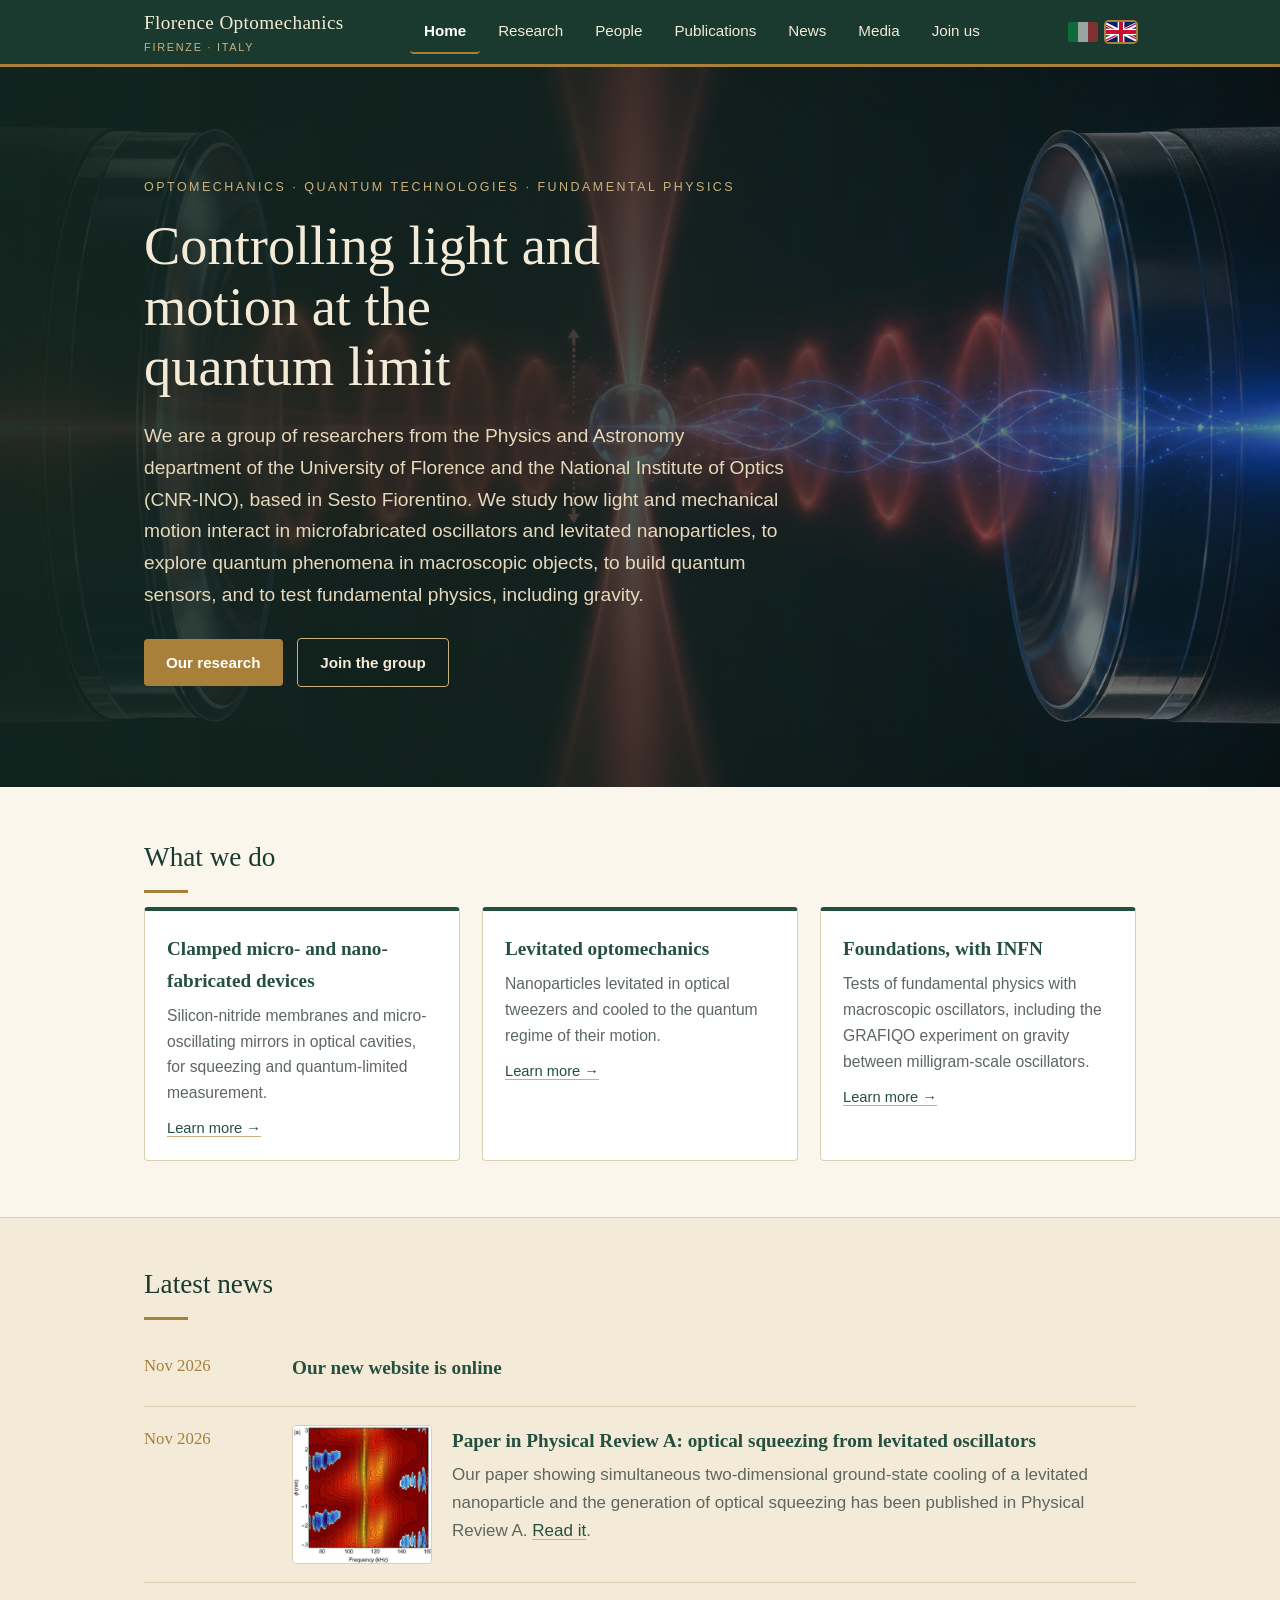
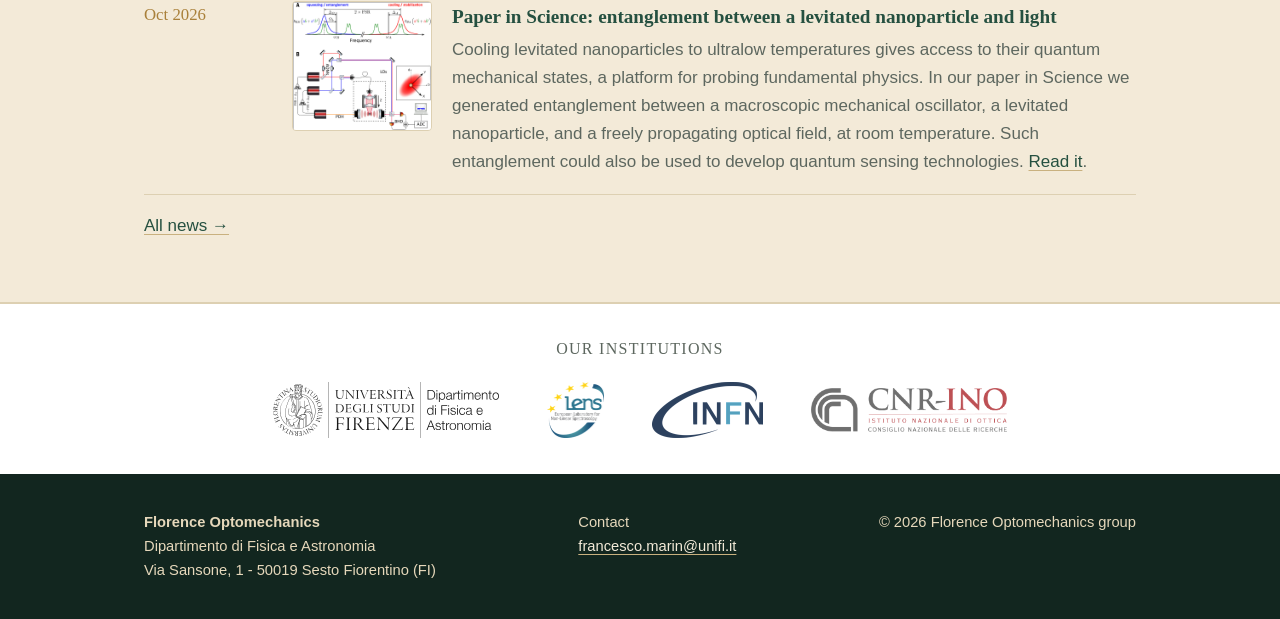
<file: index.html>
<!doctype html>
<html lang="en">
<head>
<meta charset="utf-8">
<meta name="viewport" content="width=device-width, initial-scale=1">
<title>Florence Optomechanics</title>
<meta name="description" content="Optomechanics research group in Florence, Italy.">
<link rel="alternate" hreflang="it" href="it/index.html">
<link rel="stylesheet" href="css/style.css">
</head>
<body>
<header class="site-header">
  <div class="wrap">
    <a class="brand" href="index.html">Florence Optomechanics<small>Firenze · Italy</small></a>
    <button class="menu-btn" aria-expanded="false" aria-controls="site-nav">Menu</button>
    <nav id="site-nav" aria-label="Main">
      <ul>
        <li><a href="index.html" aria-current="page">Home</a></li>
        <li><a href="research.html">Research</a></li>
        <li><a href="people.html">People</a></li>
        <li><a href="publications.html">Publications</a></li>
        <li><a href="news.html">News</a></li>
        <li><a href="media.html">Media</a></li>
        <li><a href="join.html">Join us</a></li>
      </ul>
    </nav>
    <div class="lang" role="group" aria-label="Language">
      <a href="it/index.html" hreflang="it" lang="it" title="Italiano" aria-label="Italiano"><img src="images/flag-it.svg" alt="" width="30" height="20"></a>
      <a href="index.html" hreflang="en" lang="en" title="English" aria-label="English" aria-current="true"><img src="images/flag-gb.svg" alt="" width="30" height="20"></a>
    </div>
  </div>
</header>

<section class="hero">
  <div class="wrap">
    <p class="eyebrow">Optomechanics · Quantum technologies · Fundamental physics</p>
    <h1>Controlling light and motion at the quantum limit</h1>
    <p class="lead">We are a group of researchers from the Physics and Astronomy department of the University of Florence and the National Institute of Optics (CNR-INO), based in Sesto Fiorentino. We study how light and mechanical motion interact in microfabricated oscillators and levitated nanoparticles, to explore quantum phenomena in macroscopic objects, to build quantum sensors, and to test fundamental physics, including gravity.</p>
    <a class="btn" href="research.html">Our research</a>
    <a class="btn ghost" href="join.html">Join the group</a>
  </div>
</section>

<main>
  <div class="wrap">
    <section>
      <h2>What we do</h2>
      <div class="grid">
        <article class="card">
          <h3>Clamped micro- and nano-fabricated devices</h3>
          <p>Silicon-nitride membranes and micro-oscillating mirrors in optical cavities, for squeezing and quantum-limited measurement.</p>
          <p class="more"><a href="research.html">Learn more →</a></p>
        </article>
        <article class="card">
          <h3>Levitated optomechanics</h3>
          <p>Nanoparticles levitated in optical tweezers and cooled to the quantum regime of their motion.</p>
          <p class="more"><a href="research.html">Learn more →</a></p>
        </article>
        <article class="card">
          <h3>Foundations, with INFN</h3>
          <p>Tests of fundamental physics with macroscopic oscillators, including the GRAFIQO experiment on gravity between milligram-scale oscillators.</p>
          <p class="more"><a href="research.html">Learn more →</a></p>
        </article>
      </div>
    </section>
  </div>

  <div class="band">
    <div class="wrap">
      <h2>Latest news</h2>
      <div id="home-news"></div>
      <p><a href="news.html">All news →</a></p>
    </div>
  </div>
  <div class="institutions">
    <div class="wrap">
      <h2>Our institutions</h2>
      <ul class="logos">
        <li><a href="https://www.fisica.unifi.it/"><img src="images/logos/unifi-dfa.svg" alt="University of Florence, Department of Physics and Astronomy" height="56"></a></li>
        <li><a href="https://lens.unifi.it/"><img src="images/logos/lens.png" alt="LENS" width="58" height="56"></a></li>
        <li><a href="https://www.infn.it/"><img src="images/logos/infn.png" alt="INFN" width="111" height="56"></a></li>
        <li><a href="https://www.ino.cnr.it/"><img src="images/logos/cnr-ino.png" alt="CNR-INO" width="196" height="44"></a></li>
      </ul>
    </div>
  </div>
</main>

<footer>
  <div class="wrap cols">
    <div><strong>Florence Optomechanics</strong><br>Dipartimento di Fisica e Astronomia<br>Via Sansone, 1 - 50019 Sesto Fiorentino (FI)</div>
    <div>Contact<br><a href="mailto:francesco.marin@unifi.it">francesco.marin@unifi.it</a></div>
    <div>© 2026 Florence Optomechanics group</div>
  </div>
</footer>
<script src="js/news-data.js"></script>
<script src="js/main.js"></script>
</body>
</html>
</file>
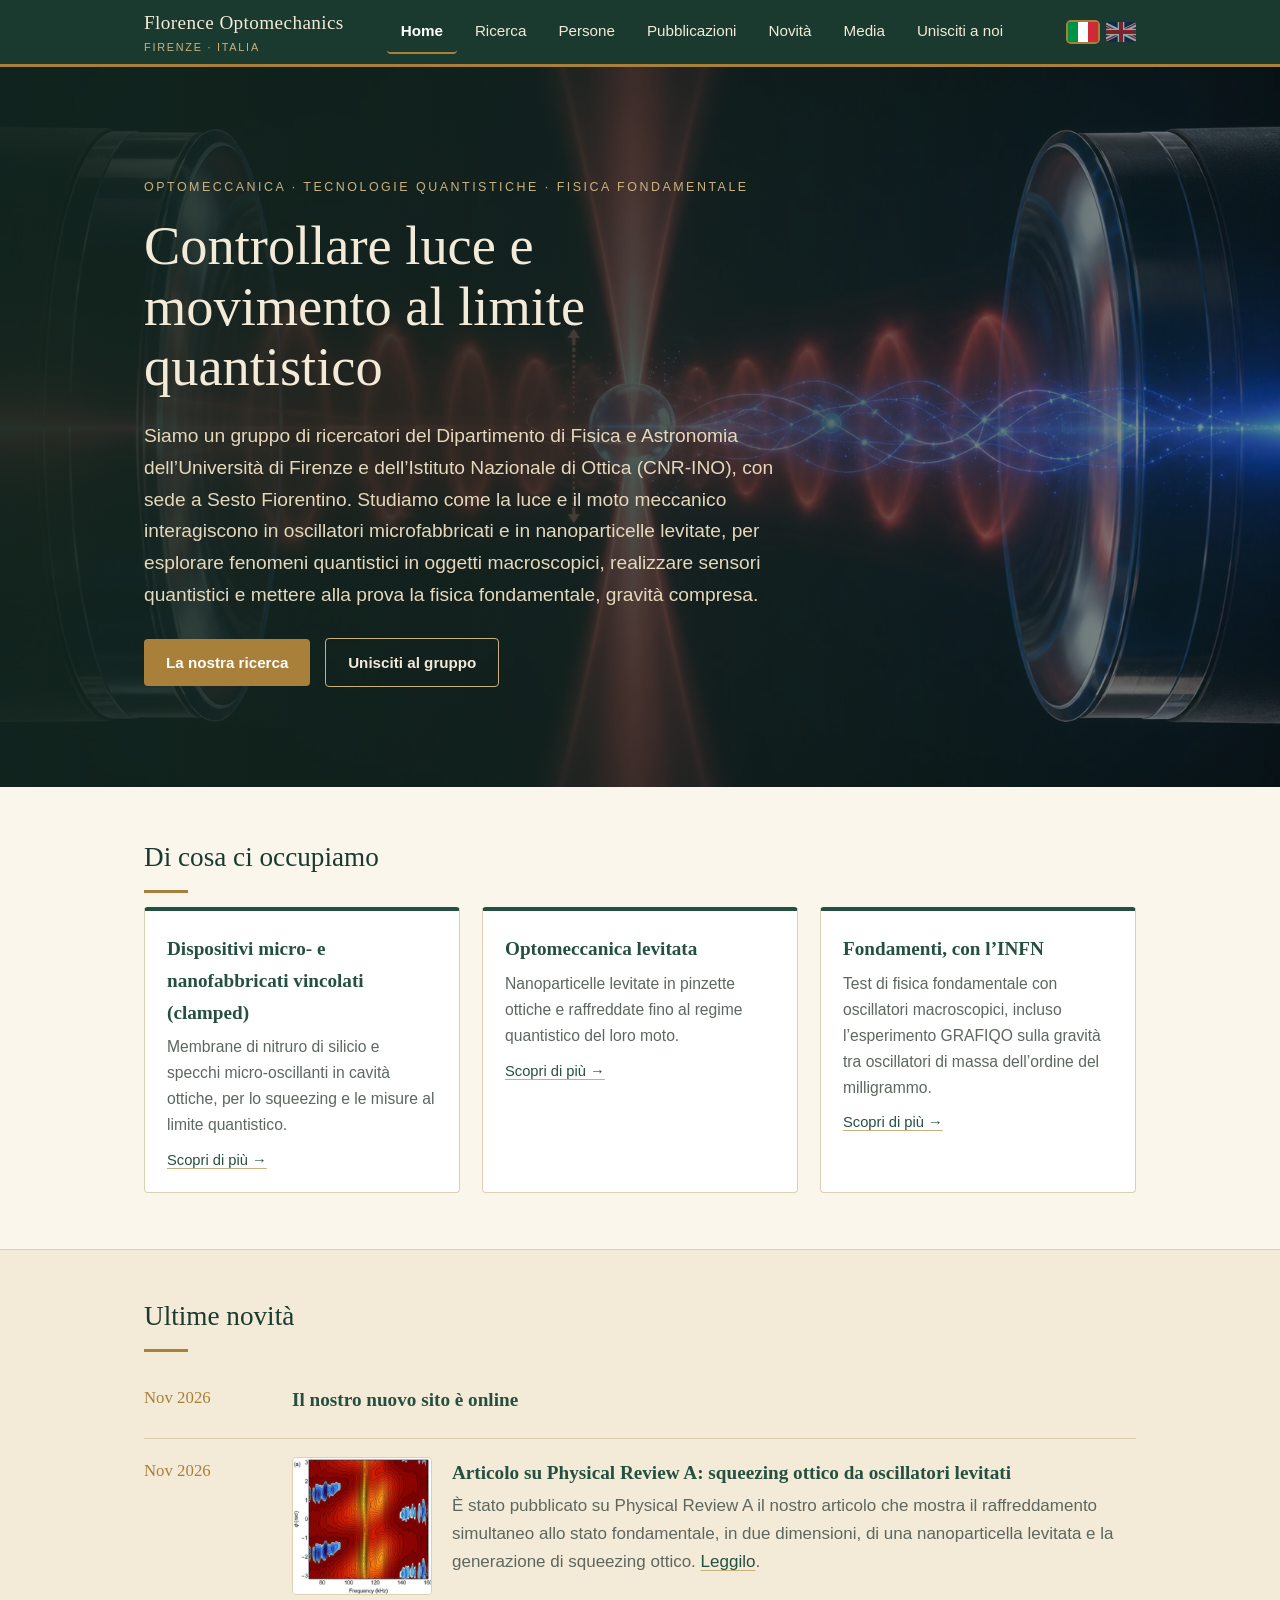
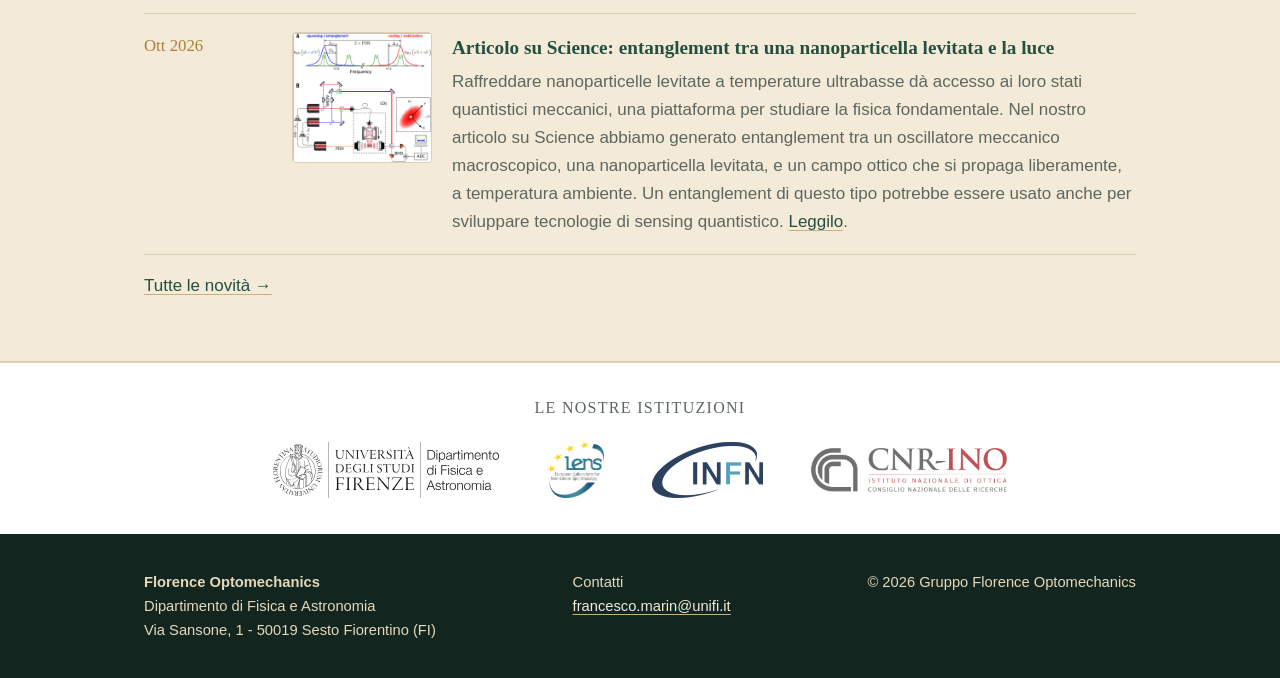
<file: it/index.html>
<!doctype html>
<html lang="it">
<head>
<meta charset="utf-8">
<meta name="viewport" content="width=device-width, initial-scale=1">
<title>Florence Optomechanics</title>
<meta name="description" content="Optomechanics research group in Florence, Italy.">
<link rel="alternate" hreflang="en" href="../index.html">
<link rel="stylesheet" href="../css/style.css">
</head>
<body>
<header class="site-header">
  <div class="wrap">
    <a class="brand" href="index.html">Florence Optomechanics<small>Firenze · Italia</small></a>
    <button class="menu-btn" aria-expanded="false" aria-controls="site-nav">Menu</button>
    <nav id="site-nav" aria-label="Principale">
      <ul>
        <li><a href="index.html" aria-current="page">Home</a></li>
        <li><a href="research.html">Ricerca</a></li>
        <li><a href="people.html">Persone</a></li>
        <li><a href="publications.html">Pubblicazioni</a></li>
        <li><a href="news.html">Novità</a></li>
        <li><a href="media.html">Media</a></li>
        <li><a href="join.html">Unisciti a noi</a></li>
      </ul>
    </nav>
    <div class="lang" role="group" aria-label="Lingua">
      <a href="index.html" hreflang="it" lang="it" title="Italiano" aria-label="Italiano" aria-current="true"><img src="../images/flag-it.svg" alt="" width="30" height="20"></a>
      <a href="../index.html" hreflang="en" lang="en" title="English" aria-label="English"><img src="../images/flag-gb.svg" alt="" width="30" height="20"></a>
    </div>
  </div>
</header>

<section class="hero">
  <div class="wrap">
    <p class="eyebrow">Optomeccanica · Tecnologie quantistiche · Fisica fondamentale</p>
    <h1>Controllare luce e movimento al limite quantistico</h1>
    <p class="lead">Siamo un gruppo di ricercatori del Dipartimento di Fisica e Astronomia dell’Università di Firenze e dell’Istituto Nazionale di Ottica (CNR-INO), con sede a Sesto Fiorentino. Studiamo come la luce e il moto meccanico interagiscono in oscillatori microfabbricati e in nanoparticelle levitate, per esplorare fenomeni quantistici in oggetti macroscopici, realizzare sensori quantistici e mettere alla prova la fisica fondamentale, gravità compresa.</p>
    <a class="btn" href="research.html">La nostra ricerca</a>
    <a class="btn ghost" href="join.html">Unisciti al gruppo</a>
  </div>
</section>

<main>
  <div class="wrap">
    <section>
      <h2>Di cosa ci occupiamo</h2>
      <div class="grid">
        <article class="card">
          <h3>Dispositivi micro- e nanofabbricati vincolati (clamped)</h3>
          <p>Membrane di nitruro di silicio e specchi micro-oscillanti in cavità ottiche, per lo squeezing e le misure al limite quantistico.</p>
          <p class="more"><a href="research.html">Scopri di più →</a></p>
        </article>
        <article class="card">
          <h3>Optomeccanica levitata</h3>
          <p>Nanoparticelle levitate in pinzette ottiche e raffreddate fino al regime quantistico del loro moto.</p>
          <p class="more"><a href="research.html">Scopri di più →</a></p>
        </article>
        <article class="card">
          <h3>Fondamenti, con l’INFN</h3>
          <p>Test di fisica fondamentale con oscillatori macroscopici, incluso l’esperimento GRAFIQO sulla gravità tra oscillatori di massa dell’ordine del milligrammo.</p>
          <p class="more"><a href="research.html">Scopri di più →</a></p>
        </article>
      </div>
    </section>
  </div>

  <div class="band">
    <div class="wrap">
      <h2>Ultime novità</h2>
      <div id="home-news"></div>
      <p><a href="news.html">Tutte le novità →</a></p>
    </div>
  </div>
  <div class="institutions">
    <div class="wrap">
      <h2>Le nostre istituzioni</h2>
      <ul class="logos">
        <li><a href="https://www.fisica.unifi.it/"><img src="../images/logos/unifi-dfa.svg" alt="Università di Firenze, Dipartimento di Fisica e Astronomia" height="56"></a></li>
        <li><a href="https://lens.unifi.it/"><img src="../images/logos/lens.png" alt="LENS" width="58" height="56"></a></li>
        <li><a href="https://www.infn.it/"><img src="../images/logos/infn.png" alt="INFN" width="111" height="56"></a></li>
        <li><a href="https://www.ino.cnr.it/"><img src="../images/logos/cnr-ino.png" alt="CNR-INO" width="196" height="44"></a></li>
      </ul>
    </div>
  </div>
</main>

<footer>
  <div class="wrap cols">
    <div><strong>Florence Optomechanics</strong><br>Dipartimento di Fisica e Astronomia<br>Via Sansone, 1 - 50019 Sesto Fiorentino (FI)</div>
    <div>Contatti<br><a href="mailto:francesco.marin@unifi.it">francesco.marin@unifi.it</a></div>
    <div>© 2026 Gruppo Florence Optomechanics</div>
  </div>
</footer>
<script src="../js/news-data.js"></script>
<script src="../js/main.js"></script>
</body>
</html>
</file>
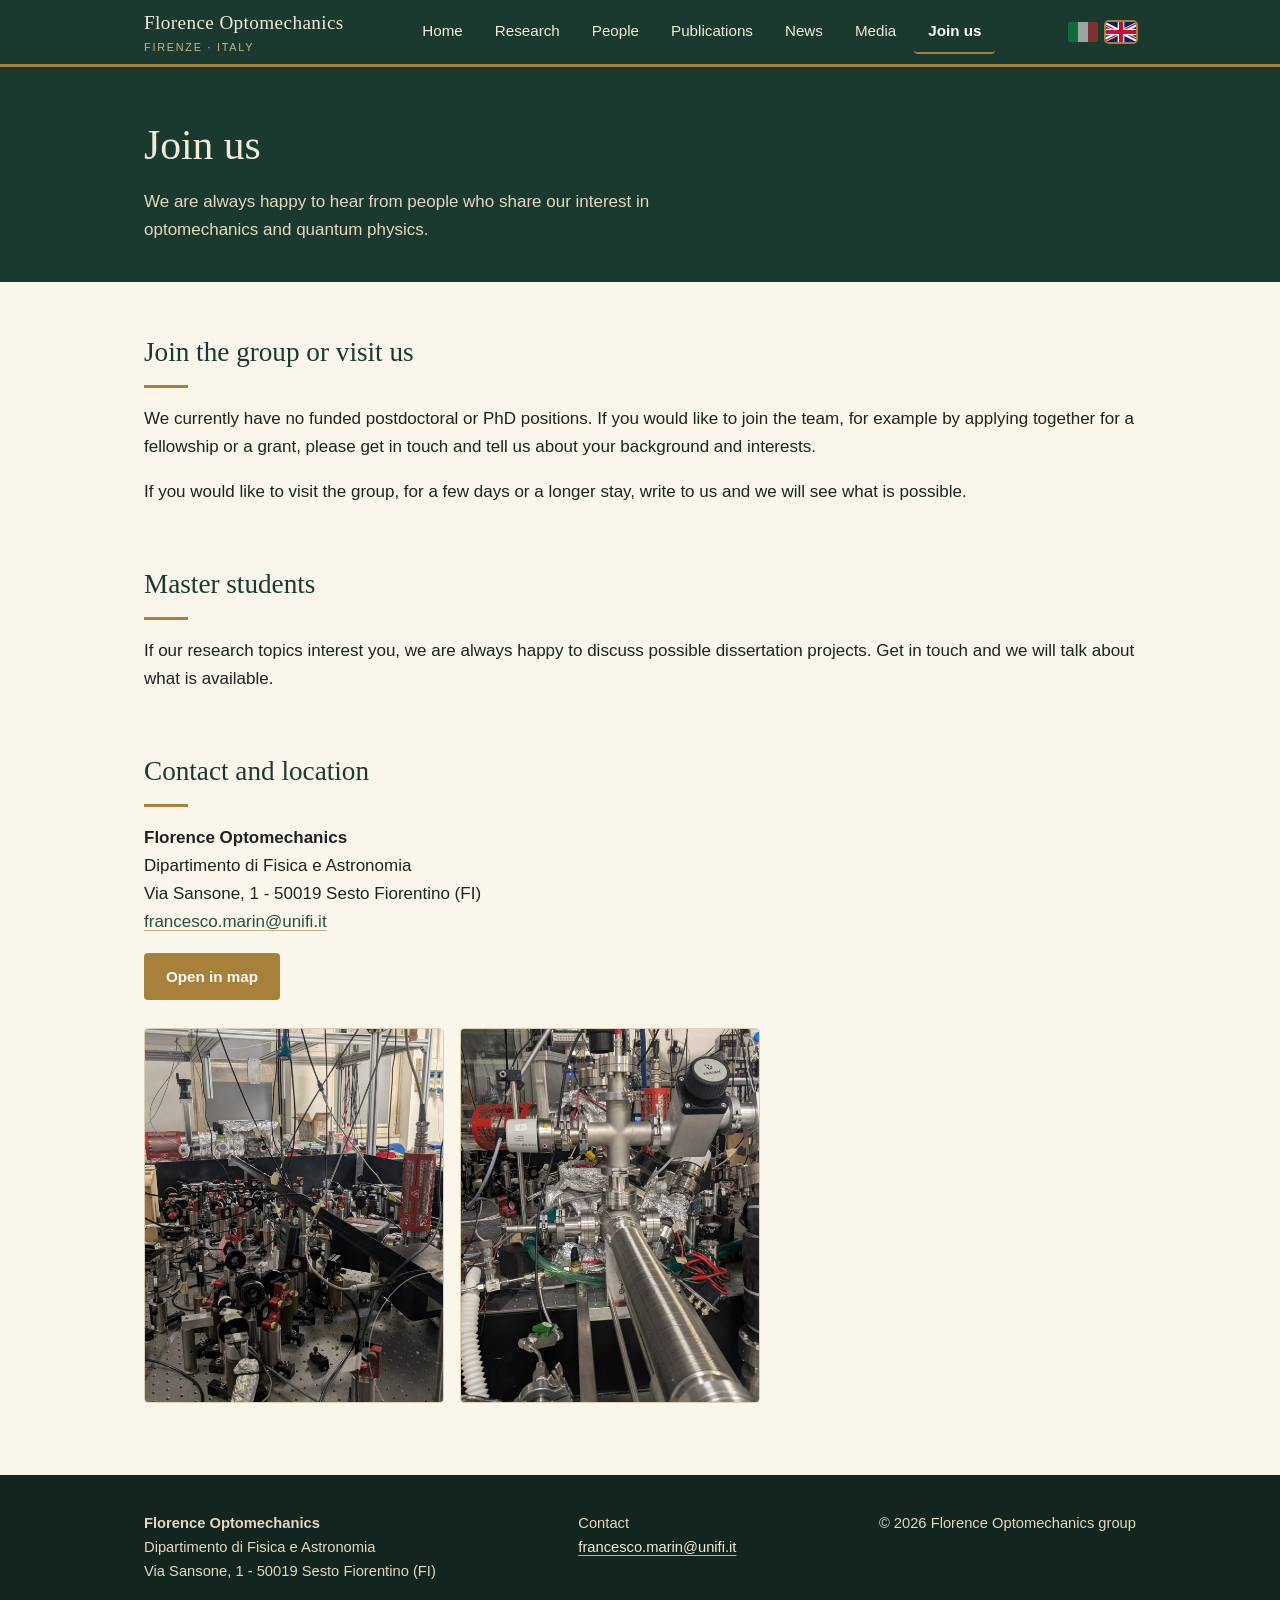
<file: join.html>
<!doctype html>
<html lang="en">
<head>
<meta charset="utf-8">
<meta name="viewport" content="width=device-width, initial-scale=1">
<title>Join us · Florence Optomechanics</title>
<link rel="alternate" hreflang="it" href="it/join.html">
<link rel="stylesheet" href="css/style.css">
</head>
<body>
<header class="site-header">
  <div class="wrap">
    <a class="brand" href="index.html">Florence Optomechanics<small>Firenze · Italy</small></a>
    <button class="menu-btn" aria-expanded="false" aria-controls="site-nav">Menu</button>
    <nav id="site-nav" aria-label="Main">
      <ul>
        <li><a href="index.html">Home</a></li>
        <li><a href="research.html">Research</a></li>
        <li><a href="people.html">People</a></li>
        <li><a href="publications.html">Publications</a></li>
        <li><a href="news.html">News</a></li>
        <li><a href="media.html">Media</a></li>
        <li><a href="join.html" aria-current="page">Join us</a></li>
      </ul>
    </nav>
    <div class="lang" role="group" aria-label="Language">
      <a href="it/join.html" hreflang="it" lang="it" title="Italiano" aria-label="Italiano"><img src="images/flag-it.svg" alt="" width="30" height="20"></a>
      <a href="join.html" hreflang="en" lang="en" title="English" aria-label="English" aria-current="true"><img src="images/flag-gb.svg" alt="" width="30" height="20"></a>
    </div>
  </div>
</header>

<div class="page-title"><div class="wrap">
  <h1>Join us</h1>
  <p>We are always happy to hear from people who share our interest in optomechanics and quantum physics.</p>
</div></div>

<main>
  <div class="wrap">
    <section>
      <h2>Join the group or visit us</h2>
      <p>We currently have no funded postdoctoral or PhD positions. If you would like to join the team, for example by applying together for a fellowship or a grant, please get in touch and tell us about your background and interests.</p>
      <p>If you would like to visit the group, for a few days or a longer stay, write to us and we will see what is possible.</p>
    </section>
    <section>
      <h2>Master students</h2>
      <p>If our research topics interest you, we are always happy to discuss possible dissertation projects. Get in touch and we will talk about what is available.</p>
    </section>
    <section>
      <h2>Contact and location</h2>
      <p><strong>Florence Optomechanics</strong><br>
      Dipartimento di Fisica e Astronomia<br>
      Via Sansone, 1 - 50019 Sesto Fiorentino (FI)<br>
      <a href="mailto:francesco.marin@unifi.it">francesco.marin@unifi.it</a></p>
      <p><a class="btn" href="https://www.openstreetmap.org/search?query=Via%20Sansone%201%2C%2050019%20Sesto%20Fiorentino" target="_blank" rel="noopener">Open in map</a></p>
      <div class="photo-row">
        <img src="images/lab_1_web.jpg" alt="Optical table in the lab with mirrors, lenses and vacuum components" width="562" height="1000">
        <img src="images/lab_2_web.jpg" alt="Vacuum chamber and stainless-steel components of an experiment in the lab" width="562" height="1000">
      </div>
    </section>
  </div>
</main>

<footer>
  <div class="wrap cols">
    <div><strong>Florence Optomechanics</strong><br>Dipartimento di Fisica e Astronomia<br>Via Sansone, 1 - 50019 Sesto Fiorentino (FI)</div>
    <div>Contact<br><a href="mailto:francesco.marin@unifi.it">francesco.marin@unifi.it</a></div>
    <div>© 2026 Florence Optomechanics group</div>
  </div>
</footer>
<script src="js/main.js"></script>
</body>
</html>
</file>
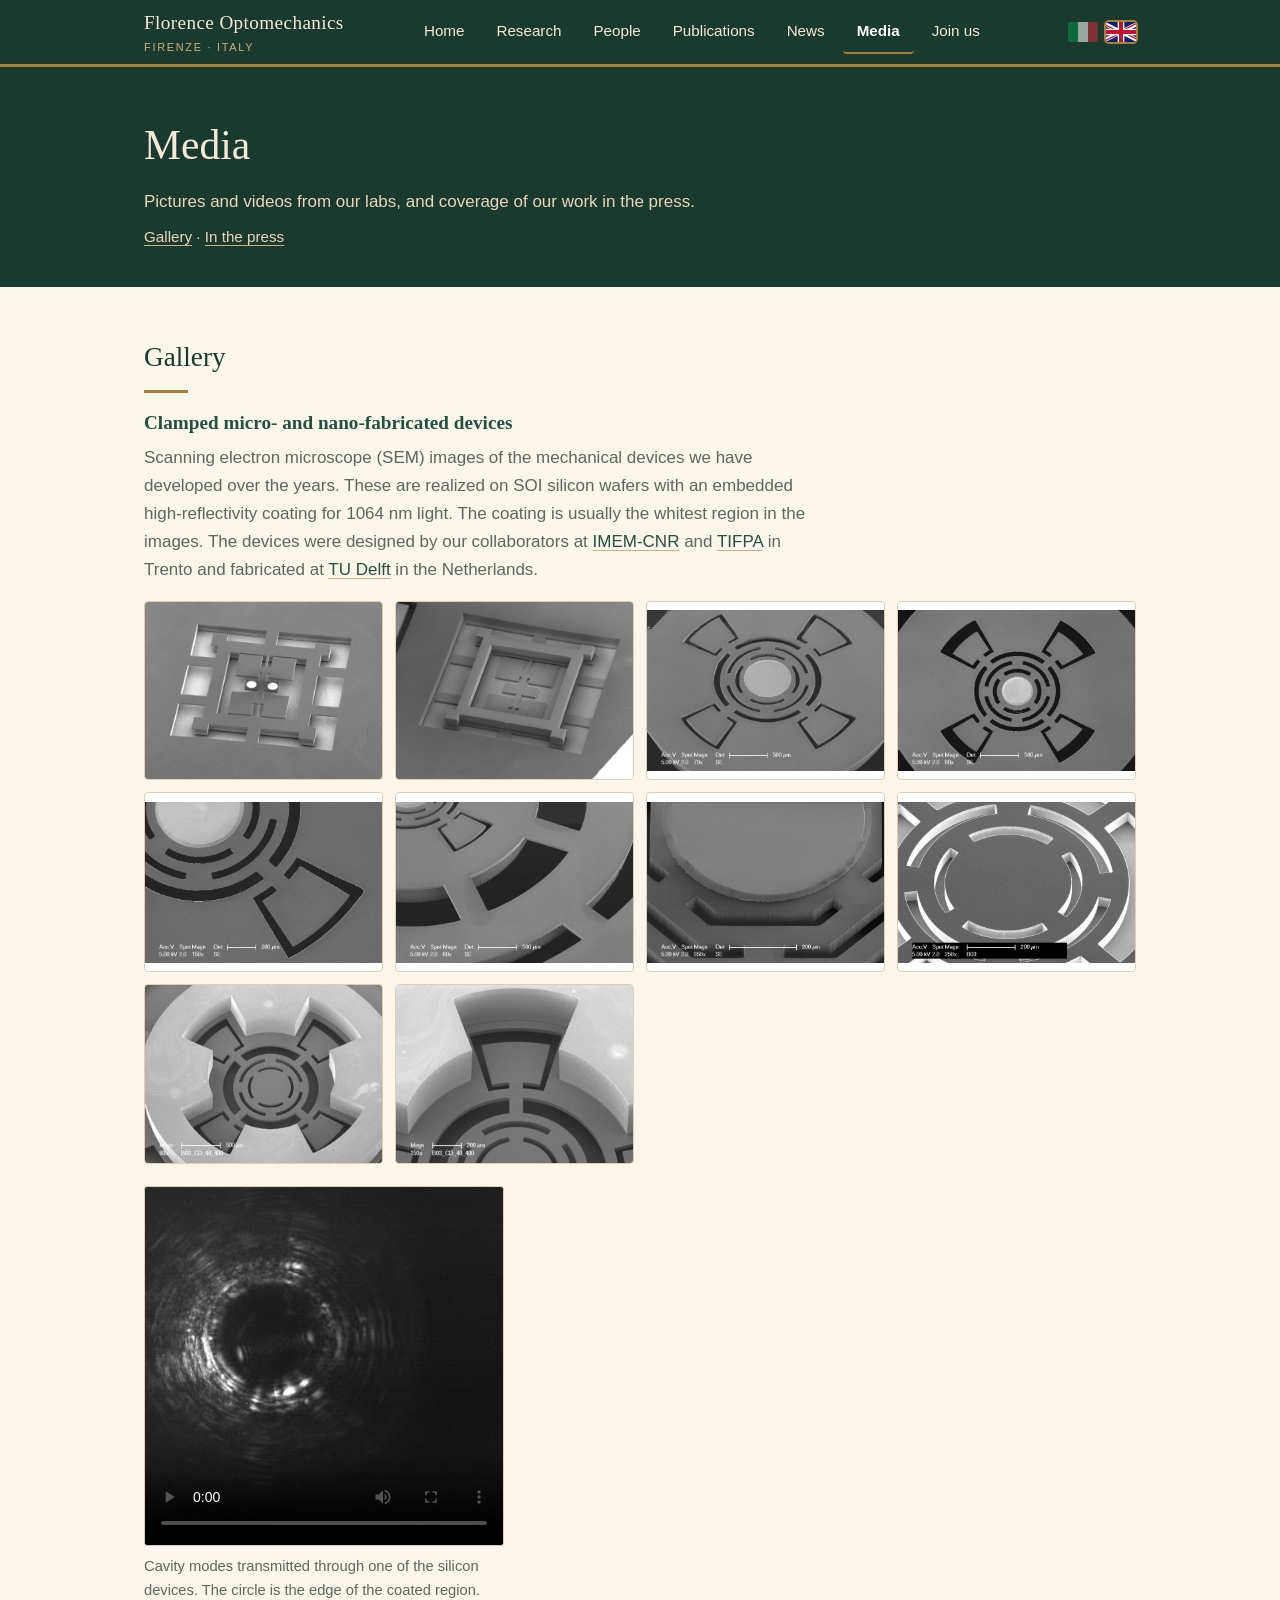
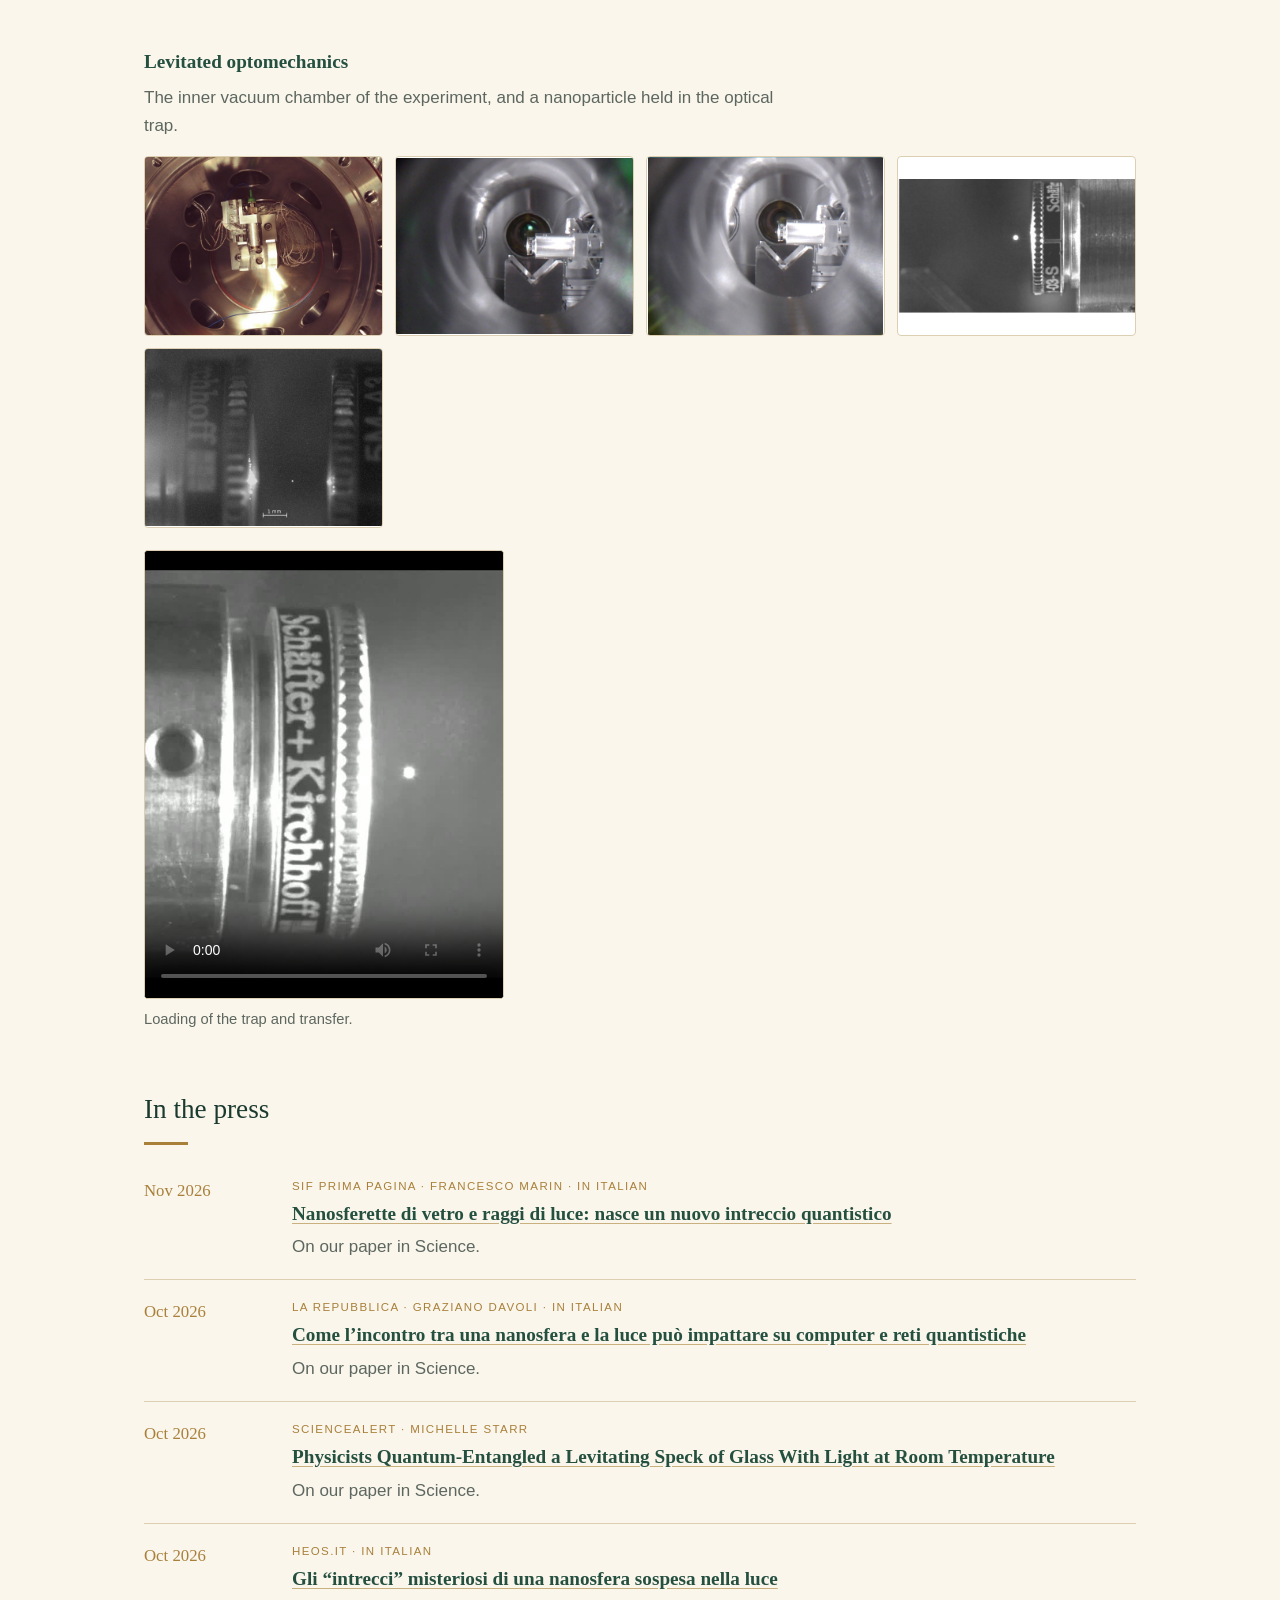
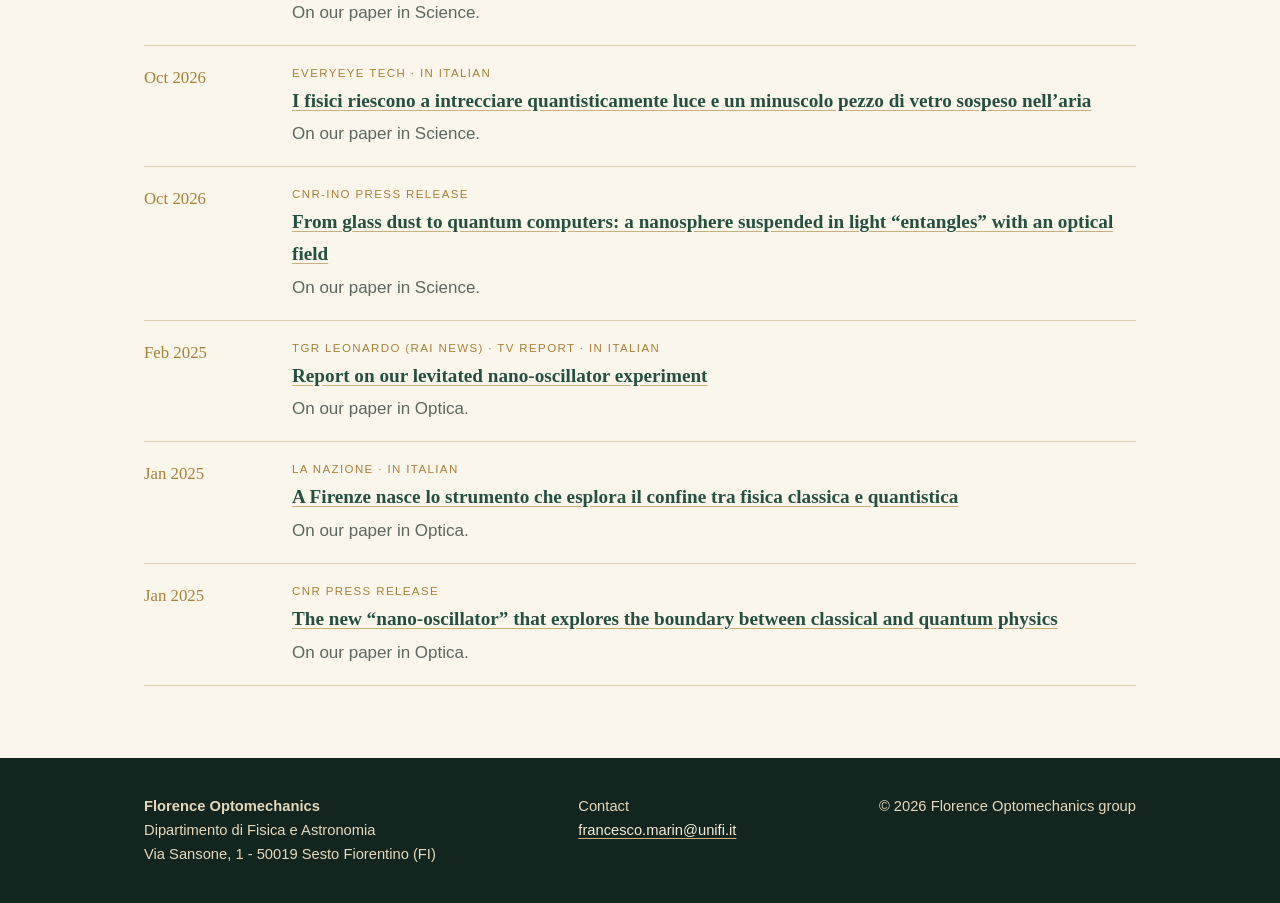
<file: media.html>
<!doctype html>
<html lang="en">
<head>
<meta charset="utf-8">
<meta name="viewport" content="width=device-width, initial-scale=1">
<title>Media · Florence Optomechanics</title>
<link rel="alternate" hreflang="it" href="it/media.html">
<link rel="stylesheet" href="css/style.css">
</head>
<body>
<header class="site-header">
  <div class="wrap">
    <a class="brand" href="index.html">Florence Optomechanics<small>Firenze · Italy</small></a>
    <button class="menu-btn" aria-expanded="false" aria-controls="site-nav">Menu</button>
    <nav id="site-nav" aria-label="Main">
      <ul>
        <li><a href="index.html">Home</a></li>
        <li><a href="research.html">Research</a></li>
        <li><a href="people.html">People</a></li>
        <li><a href="publications.html">Publications</a></li>
        <li><a href="news.html">News</a></li>
        <li><a href="media.html" aria-current="page">Media</a></li>
        <li><a href="join.html">Join us</a></li>
      </ul>
    </nav>
    <div class="lang" role="group" aria-label="Language">
      <a href="it/media.html" hreflang="it" lang="it" title="Italiano" aria-label="Italiano"><img src="images/flag-it.svg" alt="" width="30" height="20"></a>
      <a href="media.html" hreflang="en" lang="en" title="English" aria-label="English" aria-current="true"><img src="images/flag-gb.svg" alt="" width="30" height="20"></a>
    </div>
  </div>
</header>

<div class="page-title"><div class="wrap">
  <h1>Media</h1>
  <p>Pictures and videos from our labs, and coverage of our work in the press.</p>
  <p class="jump"><a href="#gallery">Gallery</a> · <a href="#press">In the press</a></p>
</div></div>

<main>
  <div class="wrap">
    <section id="gallery">
      <h2>Gallery</h2>

      <div class="gallery-group">
        <h3>Clamped micro- and nano-fabricated devices</h3>
        <p class="group-caption">Scanning electron microscope (SEM) images of the mechanical devices we have developed over the years. These are realized on SOI silicon wafers with an embedded high-reflectivity coating for 1064 nm light. The coating is usually the whitest region in the images. The devices were designed by our collaborators at <a href="https://www.imem.cnr.it/en">IMEM-CNR</a> and <a href="https://www.tifpa.infn.it/">TIFPA</a> in Trento and fabricated at <a href="https://www.tudelft.nl/en/">TU Delft</a> in the Netherlands.</p>
        <div class="photo-grid">
          <a href="images/gallery/clamped_02.jpg"><img src="images/gallery/clamped_02.jpg" alt="SEM image of a square silicon frame structure with a suspended central part carrying two small white coated spots, seen from the front" width="1200" height="900" loading="lazy"></a>
          <a href="images/gallery/clamped_03.jpg"><img src="images/gallery/clamped_03.jpg" alt="SEM image of the same square frame structure seen from the back" width="1200" height="900" loading="lazy"></a>
          <a href="images/gallery/clamped_04.jpg"><img src="images/gallery/clamped_04.jpg" alt="SEM image of a circular oscillator with a white elliptical coated centre surrounded by concentric slotted rings and four fan-shaped openings" width="712" height="484" loading="lazy"></a>
          <a href="images/gallery/clamped_05.jpg"><img src="images/gallery/clamped_05.jpg" alt="SEM image of a similar circular oscillator with concentric slotted rings and four fan-shaped openings" width="712" height="484" loading="lazy"></a>
          <a href="images/gallery/clamped_06.jpg"><img src="images/gallery/clamped_06.jpg" alt="Close-up SEM image of a fan-shaped opening and slotted rings next to the coated central disc" width="712" height="484" loading="lazy"></a>
          <a href="images/gallery/clamped_07.jpg"><img src="images/gallery/clamped_07.jpg" alt="Close-up SEM image of a slot and the raised edge of the supporting ring" width="712" height="484" loading="lazy"></a>
          <a href="images/gallery/clamped_08.jpg"><img src="images/gallery/clamped_08.jpg" alt="Close-up SEM image of the coated central disc and the surrounding supporting structure" width="712" height="484" loading="lazy"></a>
          <a href="images/gallery/clamped_09.jpg"><img src="images/gallery/clamped_09.jpg" alt="SEM image of the slotted rings surrounding the central disc of an oscillator" width="712" height="484" loading="lazy"></a>
          <a href="images/gallery/clamped_10.jpg"><img src="images/gallery/clamped_10.jpg" alt="SEM image of an oscillator mounted inside a thick circular frame, with concentric slotted rings" width="320" height="240" loading="lazy"></a>
          <a href="images/gallery/clamped_11.jpg"><img src="images/gallery/clamped_11.jpg" alt="Close-up SEM image of a fan-shaped opening and slotted rings inside a thick circular frame" width="320" height="240" loading="lazy"></a>
        </div>
        <figure class="video">
          <video controls preload="metadata" poster="images/gallery/cavity_modes_poster.jpg" width="400" height="400">
            <source src="videos/cavity_modes.mp4" type="video/mp4">
            Your browser cannot play this video.
          </video>
          <figcaption>Cavity modes transmitted through one of the silicon devices. The circle is the edge of the coated region.</figcaption>
        </figure>
      </div>

      <div class="gallery-group">
        <h3>Levitated optomechanics</h3>
        <p class="group-caption">The inner vacuum chamber of the experiment, and a nanoparticle held in the optical trap.</p>
        <div class="photo-grid">
          <a href="images/gallery/levitated_01.jpg"><img src="images/gallery/levitated_01.jpg" alt="View from above into the vacuum chamber, showing the trap assembly mounted on a block with thin wires" width="1200" height="900" loading="lazy"></a>
          <a href="images/gallery/levitated_02.jpg"><img src="images/gallery/levitated_02.jpg" alt="View through a tube into the vacuum chamber, showing a lens and its mount" width="1200" height="892" loading="lazy"></a>
          <a href="images/gallery/levitated_03.jpg"><img src="images/gallery/levitated_03.jpg" alt="Second view through the tube into the vacuum chamber, with the lens and mount in a different position" width="1200" height="905" loading="lazy"></a>
          <a href="images/gallery/levitated_04.jpg"><img src="images/gallery/levitated_04.jpg" alt="A trapped nanoparticle, a bright dot, next to the knurled ring of a lens holder" width="1200" height="675" loading="lazy"></a>
          <a href="images/gallery/levitated_06.jpg"><img src="images/gallery/levitated_06.jpg" alt="A trapped nanoparticle, a small bright dot, between two lens holders; scale bar 1 mm" width="1200" height="895" loading="lazy"></a>
        </div>
        <figure class="video">
          <video controls preload="metadata" poster="images/gallery/trap_loading_poster.jpg" width="612" height="764">
            <source src="videos/trap_loading.mp4" type="video/mp4">
            Your browser cannot play this video.
          </video>
          <figcaption>Loading of the trap and transfer.</figcaption>
        </figure>
      </div>
    </section>

    <section id="press">
      <h2>In the press</h2>
      <div class="press-list">
        <div class="news-item">
          <time datetime="2026-11-27">Nov 2026</time>
          <div>
            <p class="outlet">SIF Prima Pagina · Francesco Marin · in Italian</p>
            <h3><a href="https://www.primapagina.sif.it/article/2240/nanosferette-di-vetro-e-raggi-di-luce-nasce-un-nuovo-intreccio">Nanosferette di vetro e raggi di luce: nasce un nuovo intreccio quantistico</a></h3>
            <p>On our paper in Science.</p>
          </div>
        </div>
        <div class="news-item">
          <time datetime="2026-10-06">Oct 2026</time>
          <div>
            <p class="outlet">la Repubblica · Graziano Davoli · in Italian</p>
            <h3><a href="https://www.repubblica.it/dossier/economia/innova-italia/2026/10/06/news/come_l_incontro_tra_una_nanosfera_e_la_luce_puo_impattare_su_computer_e_reti_quantistiche-425629108/">Come l’incontro tra una nanosfera e la luce può impattare su computer e reti quantistiche</a></h3>
            <p>On our paper in Science.</p>
          </div>
        </div>
        <div class="news-item">
          <time datetime="2026-10-02">Oct 2026</time>
          <div>
            <p class="outlet">ScienceAlert · Michelle Starr</p>
            <h3><a href="https://www.sciencealert.com/physicists-quantum-entangled-a-levitating-speck-of-glass-with-light-at-room-temperature">Physicists Quantum-Entangled a Levitating Speck of Glass With Light at Room Temperature</a></h3>
            <p>On our paper in Science.</p>
          </div>
        </div>
        <div class="news-item">
          <time datetime="2026-10-01">Oct 2026</time>
          <div>
            <p class="outlet">heos.it · in Italian</p>
            <h3><a href="https://heos.it/2026/10/gli-intrecci-misteriosi-di-una-nanosfera-sospesa-nella-luce/">Gli “intrecci” misteriosi di una nanosfera sospesa nella luce</a></h3>
            <p>On our paper in Science.</p>
          </div>
        </div>
        <div class="news-item">
          <time datetime="2026-10-01">Oct 2026</time>
          <div>
            <p class="outlet">Everyeye Tech · in Italian</p>
            <h3><a href="https://tech.everyeye.it/notizie/fisici-riescono-intrecciare-quantisticamente-luce-minuscolo-pezzo-vetro-sospeso-aria-903883.html">I fisici riescono a intrecciare quantisticamente luce e un minuscolo pezzo di vetro sospeso nell’aria</a></h3>
            <p>On our paper in Science.</p>
          </div>
        </div>
        <div class="news-item">
          <time datetime="2026-10-01">Oct 2026</time>
          <div>
            <p class="outlet">CNR-INO press release</p>
            <h3><a href="https://www.ino.cnr.it/?p=27288">From glass dust to quantum computers: a nanosphere suspended in light “entangles” with an optical field</a></h3>
            <p>On our paper in Science.</p>
          </div>
        </div>
        <div class="news-item">
          <time datetime="2025-02-06">Feb 2025</time>
          <div>
            <p class="outlet">TGR Leonardo (Rai News) · TV report · in Italian</p>
            <h3><a href="https://www.rainews.it/tgr/piemonte/video/2025/02/fisica-quantistica-7cc5fb95-adb0-4eaa-9f31-540c778f2924.html">Report on our levitated nano-oscillator experiment</a></h3>
            <p>On our paper in Optica.</p>
          </div>
        </div>
        <div class="news-item">
          <time datetime="2025-01-29">Jan 2025</time>
          <div>
            <p class="outlet">La Nazione · in Italian</p>
            <h3><a href="https://www.lanazione.it/firenze/cronaca/a-firenze-nasce-lo-strumento-che-esplora-il-confine-tra-fisica-classica-e-quantistica-b22kx14e">A Firenze nasce lo strumento che esplora il confine tra fisica classica e quantistica</a></h3>
            <p>On our paper in Optica.</p>
          </div>
        </div>
        <div class="news-item">
          <time datetime="2025-01-29">Jan 2025</time>
          <div>
            <p class="outlet">CNR press release</p>
            <h3><a href="https://www.cnr.it/en/press-release/13257">The new “nano-oscillator” that explores the boundary between classical and quantum physics</a></h3>
            <p>On our paper in Optica.</p>
          </div>
        </div>
      </div>
    </section>
  </div>
</main>

<footer>
  <div class="wrap cols">
    <div><strong>Florence Optomechanics</strong><br>Dipartimento di Fisica e Astronomia<br>Via Sansone, 1 - 50019 Sesto Fiorentino (FI)</div>
    <div>Contact<br><a href="mailto:francesco.marin@unifi.it">francesco.marin@unifi.it</a></div>
    <div>© 2026 Florence Optomechanics group</div>
  </div>
</footer>
<script src="js/main.js"></script>
</body>
</html>
</file>
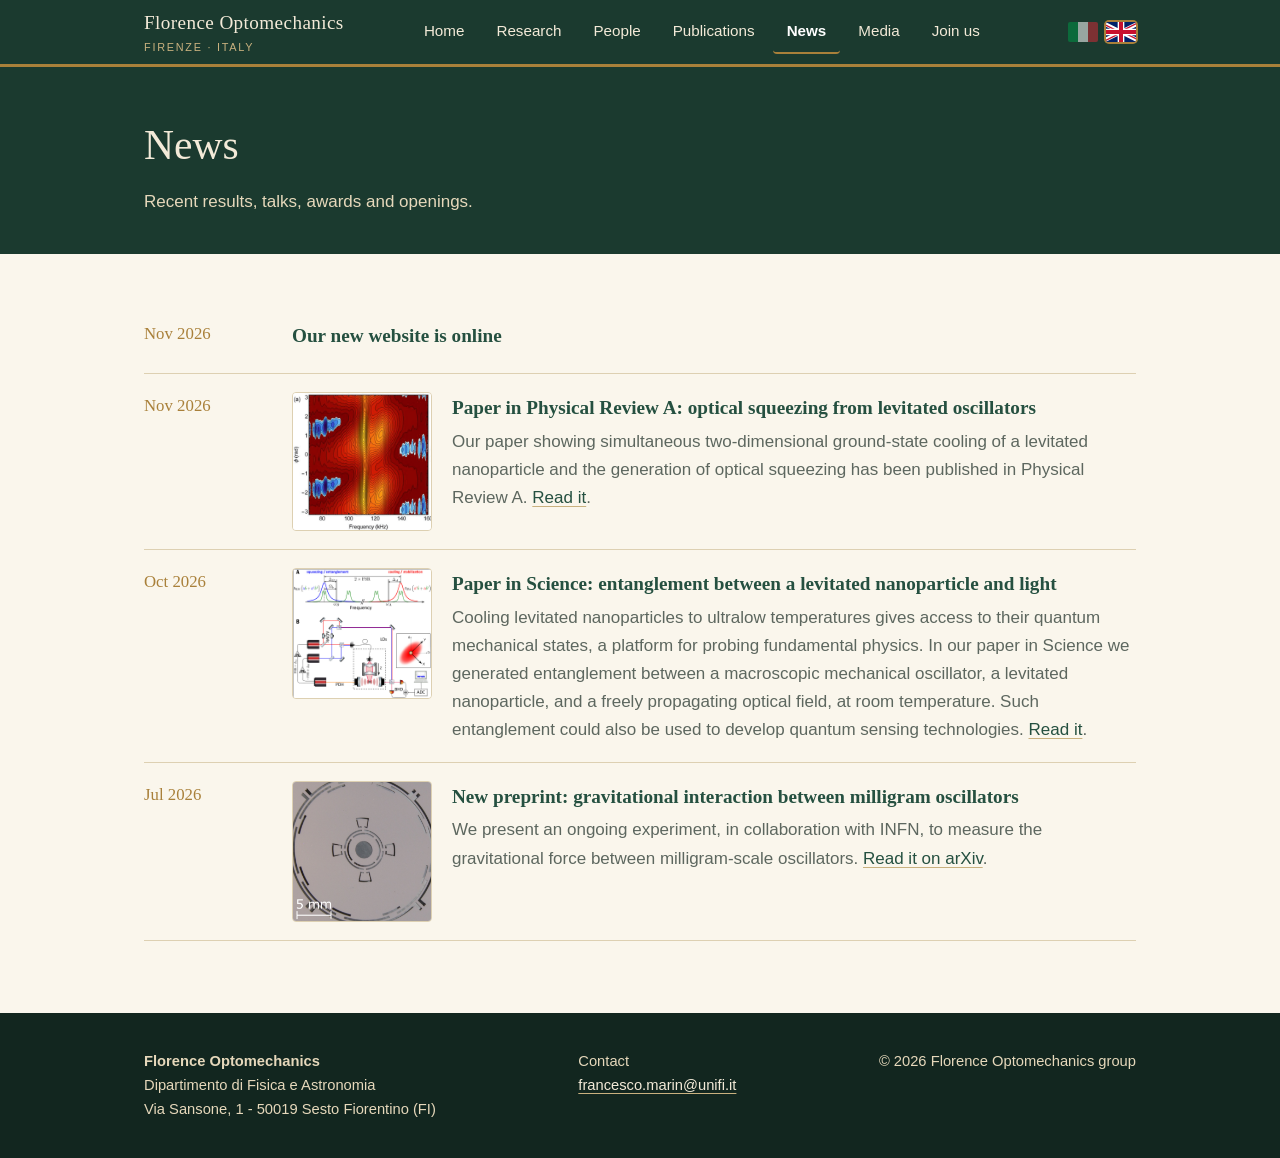
<file: news.html>
<!doctype html>
<html lang="en">
<head>
<meta charset="utf-8">
<meta name="viewport" content="width=device-width, initial-scale=1">
<title>News · Florence Optomechanics</title>
<link rel="alternate" hreflang="it" href="it/news.html">
<link rel="stylesheet" href="css/style.css">
</head>
<body>
<header class="site-header">
  <div class="wrap">
    <a class="brand" href="index.html">Florence Optomechanics<small>Firenze · Italy</small></a>
    <button class="menu-btn" aria-expanded="false" aria-controls="site-nav">Menu</button>
    <nav id="site-nav" aria-label="Main">
      <ul>
        <li><a href="index.html">Home</a></li>
        <li><a href="research.html">Research</a></li>
        <li><a href="people.html">People</a></li>
        <li><a href="publications.html">Publications</a></li>
        <li><a href="news.html" aria-current="page">News</a></li>
        <li><a href="media.html">Media</a></li>
        <li><a href="join.html">Join us</a></li>
      </ul>
    </nav>
    <div class="lang" role="group" aria-label="Language">
      <a href="it/news.html" hreflang="it" lang="it" title="Italiano" aria-label="Italiano"><img src="images/flag-it.svg" alt="" width="30" height="20"></a>
      <a href="news.html" hreflang="en" lang="en" title="English" aria-label="English" aria-current="true"><img src="images/flag-gb.svg" alt="" width="30" height="20"></a>
    </div>
  </div>
</header>

<div class="page-title"><div class="wrap">
  <h1>News</h1>
  <p>Recent results, talks, awards and openings.</p>
</div></div>

<main>
  <div class="wrap">
    <div id="news-list"></div>
  </div>
</main>

<footer>
  <div class="wrap cols">
    <div><strong>Florence Optomechanics</strong><br>Dipartimento di Fisica e Astronomia<br>Via Sansone, 1 - 50019 Sesto Fiorentino (FI)</div>
    <div>Contact<br><a href="mailto:francesco.marin@unifi.it">francesco.marin@unifi.it</a></div>
    <div>© 2026 Florence Optomechanics group</div>
  </div>
</footer>
<script src="js/news-data.js"></script>
<script src="js/main.js"></script>
</body>
</html>
</file>
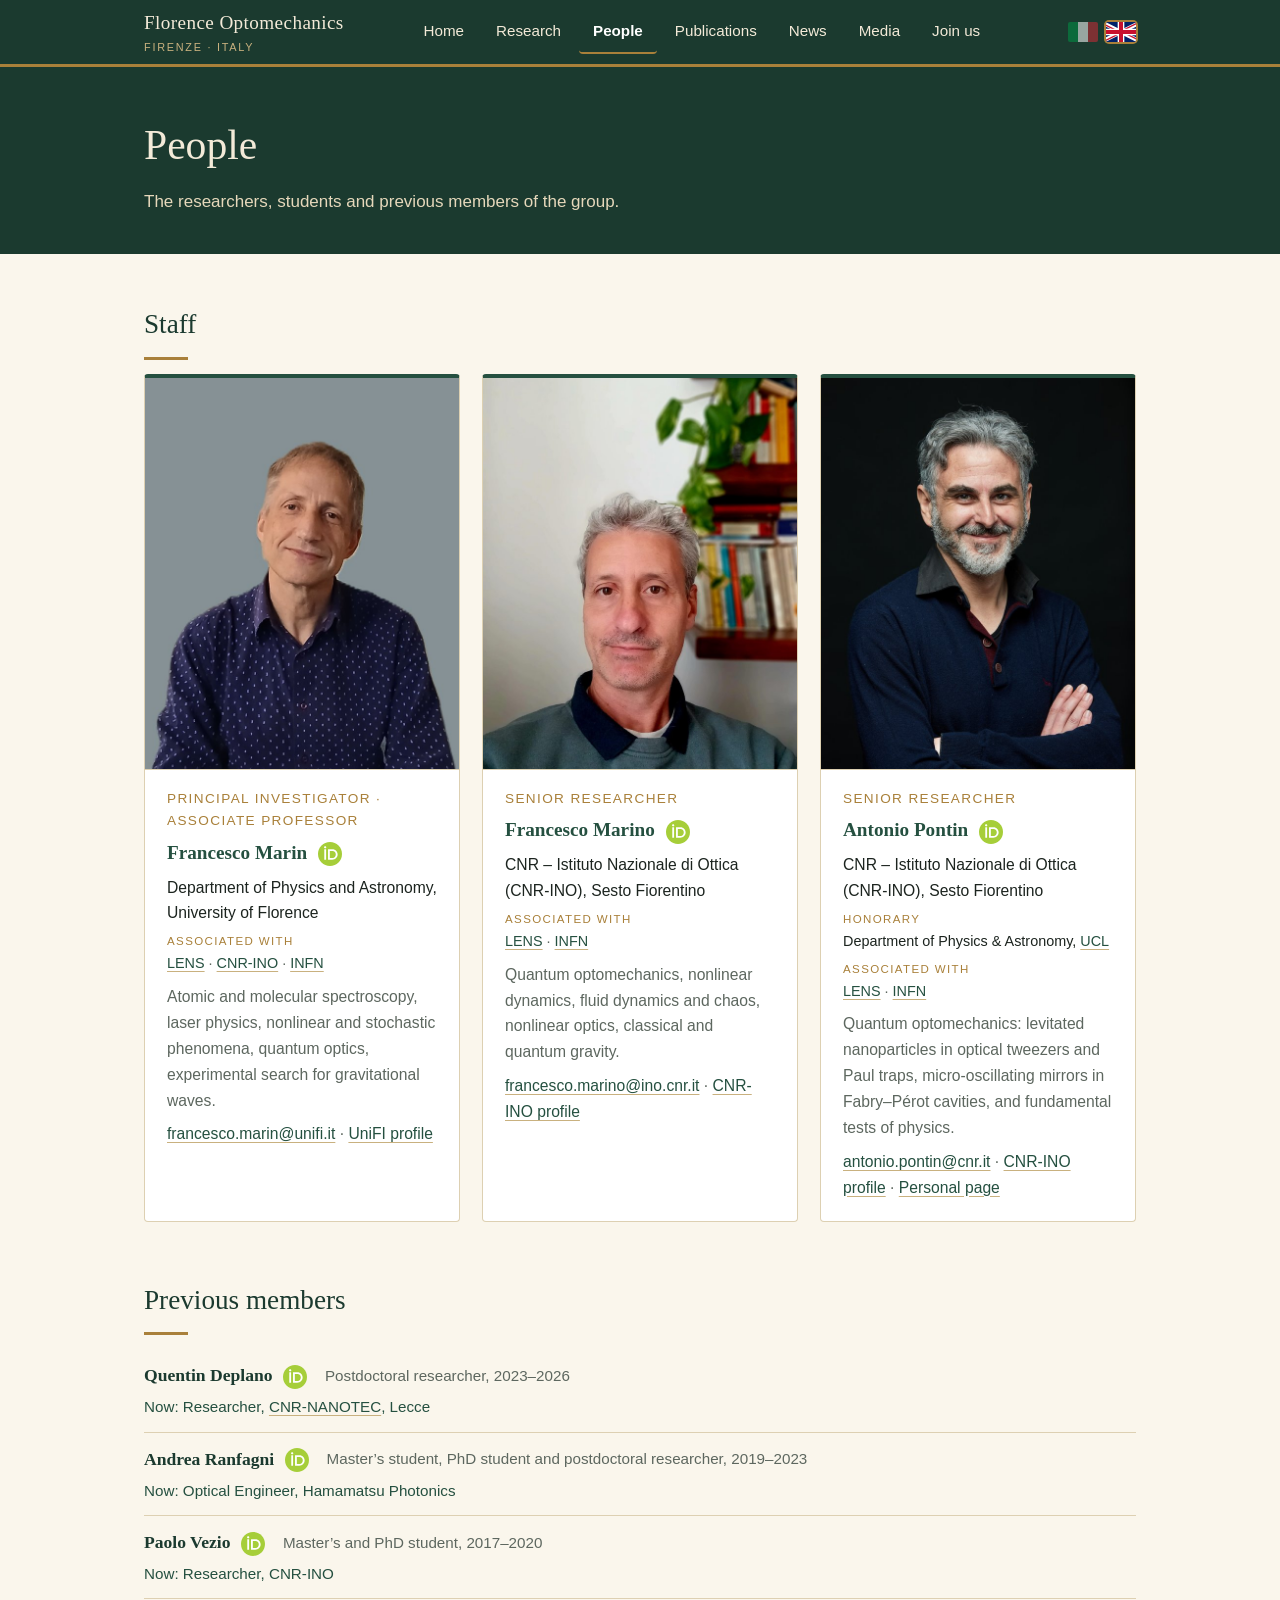
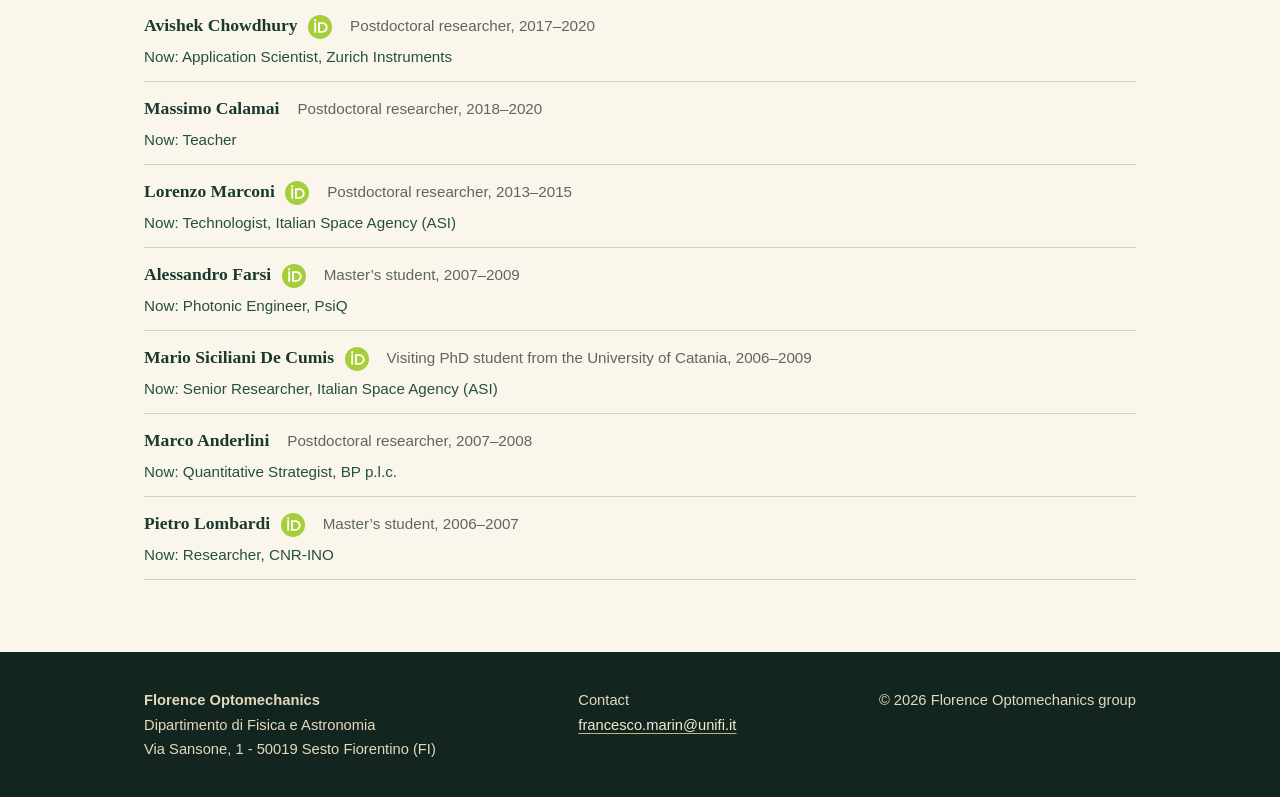
<file: people.html>
<!doctype html>
<html lang="en">
<head>
<meta charset="utf-8">
<meta name="viewport" content="width=device-width, initial-scale=1">
<title>People · Florence Optomechanics</title>
<link rel="alternate" hreflang="it" href="it/people.html">
<link rel="stylesheet" href="css/style.css">
</head>
<body>
<header class="site-header">
  <div class="wrap">
    <a class="brand" href="index.html">Florence Optomechanics<small>Firenze · Italy</small></a>
    <button class="menu-btn" aria-expanded="false" aria-controls="site-nav">Menu</button>
    <nav id="site-nav" aria-label="Main">
      <ul>
        <li><a href="index.html">Home</a></li>
        <li><a href="research.html">Research</a></li>
        <li><a href="people.html" aria-current="page">People</a></li>
        <li><a href="publications.html">Publications</a></li>
        <li><a href="news.html">News</a></li>
        <li><a href="media.html">Media</a></li>
        <li><a href="join.html">Join us</a></li>
      </ul>
    </nav>
    <div class="lang" role="group" aria-label="Language">
      <a href="it/people.html" hreflang="it" lang="it" title="Italiano" aria-label="Italiano"><img src="images/flag-it.svg" alt="" width="30" height="20"></a>
      <a href="people.html" hreflang="en" lang="en" title="English" aria-label="English" aria-current="true"><img src="images/flag-gb.svg" alt="" width="30" height="20"></a>
    </div>
  </div>
</header>

<div class="page-title"><div class="wrap">
  <h1>People</h1>
  <p>The researchers, students and previous members of the group.</p>
</div></div>

<main>
  <div class="wrap">
    <section>
      <h2>Staff</h2>
      <div class="grid">
        <article class="card">
          <img class="headshot" src="images/headshot_marin.jpg" alt="Portrait of Francesco Marin" width="640" height="800">
          <p class="role">Principal investigator · Associate Professor</p>
          <h3>Francesco Marin <a class="orcid" href="https://orcid.org/0000-0001-8227-124X" aria-label="View ORCID record of Francesco Marin"><img src="images/orcid.svg" alt="ORCID iD" width="24" height="24"></a></h3>
          <p class="affil">Department of Physics and Astronomy, University of Florence</p>
          <p class="assoc"><span class="label">Associated with</span><a href="https://lens.unifi.it/">LENS</a> · <a href="https://www.ino.cnr.it">CNR-INO</a> · <a href="https://www.infn.it">INFN</a></p>
          <p class="topic">Atomic and molecular spectroscopy, laser physics, nonlinear and stochastic phenomena, quantum optics, experimental search for gravitational waves.</p>
          <p class="topic"><a href="mailto:francesco.marin@unifi.it">francesco.marin@unifi.it</a> · <a href="https://cercachi.unifi.it/p-doc2-2019-200010-M-3f2a3d30382f31-0.html">UniFI profile</a></p>
        </article>
        <article class="card">
          <img class="headshot" src="images/headshot_marino.jpg" alt="Portrait of Francesco Marino" width="640" height="800">
          <p class="role">Senior Researcher</p>
          <h3>Francesco Marino <a class="orcid" href="https://orcid.org/0000-0002-1532-9584" aria-label="View ORCID record of Francesco Marino"><img src="images/orcid.svg" alt="ORCID iD" width="24" height="24"></a></h3>
          <p class="affil">CNR – Istituto Nazionale di Ottica (CNR-INO), Sesto Fiorentino</p>
          <p class="assoc"><span class="label">Associated with</span><a href="https://lens.unifi.it/">LENS</a> · <a href="https://www.infn.it">INFN</a></p>
          <p class="topic">Quantum optomechanics, nonlinear dynamics, fluid dynamics and chaos, nonlinear optics, classical and quantum gravity.</p>
          <p class="topic"><a href="mailto:francesco.marino@ino.cnr.it">francesco.marino@ino.cnr.it</a> · <a href="https://www.ino.cnr.it/?page_id=15654&amp;p=a583">CNR-INO profile</a></p>
        </article>
        <article class="card">
          <img class="headshot" src="images/headshot_pontin.jpg" alt="Portrait of Antonio Pontin" width="640" height="800">
          <p class="role">Senior Researcher</p>
          <h3>Antonio Pontin <a class="orcid" href="https://orcid.org/0000-0002-9705-697X" aria-label="View ORCID record of Antonio Pontin"><img src="images/orcid.svg" alt="ORCID iD" width="24" height="24"></a></h3>
          <p class="affil">CNR – Istituto Nazionale di Ottica (CNR-INO), Sesto Fiorentino</p>
          <p class="honorary"><span class="label">Honorary</span>Department of Physics &amp; Astronomy, <a href="https://www.ucloptomechanics.com/">UCL</a></p>
          <p class="assoc"><span class="label">Associated with</span><a href="https://lens.unifi.it/">LENS</a> · <a href="https://www.infn.it">INFN</a></p>
          <p class="topic">Quantum optomechanics: levitated nanoparticles in optical tweezers and Paul traps, micro-oscillating mirrors in Fabry–Pérot cavities, and fundamental tests of physics.</p>
          <p class="topic"><a href="mailto:antonio.pontin@cnr.it">antonio.pontin@cnr.it</a> · <a href="https://www.ino.cnr.it/?page_id=15654&amp;p=a1117">CNR-INO profile</a> · <a href="https://apontincnr.github.io/">Personal page</a></p>
        </article>
      </div>
    </section>

    <!-- Hidden for now: no students at the moment. Remove the comment markers to show it again.
    <section>
      <h2>PhD and master students</h2>
      <div class="grid">
        <article class="card">
          <p class="role">PhD student</p>
          <h3>Name Surname</h3>
          <p class="topic"><span class="todo">[Topic]</span></p>
        </article>
      </div>
    </section>
    -->

    <section>
      <h2>Previous members</h2>
      <ul class="prev-list">
        <li>
          <span class="prev-name">Quentin Deplano <a class="orcid" href="https://orcid.org/0009-0002-5174-8206" aria-label="View ORCID record of Quentin Deplano"><img src="images/orcid.svg" alt="ORCID iD" width="24" height="24"></a></span>
          <span class="prev-role">Postdoctoral researcher, 2023–2026</span>
          <span class="prev-now">Now: Researcher, <a href="https://nanotec.cnr.it/">CNR-NANOTEC</a>, Lecce</span>
        </li>
        <li>
          <span class="prev-name">Andrea Ranfagni <a class="orcid" href="https://orcid.org/0000-0002-6014-2794" aria-label="View ORCID record of Andrea Ranfagni"><img src="images/orcid.svg" alt="ORCID iD" width="24" height="24"></a></span>
          <span class="prev-role">Master’s student, PhD student and postdoctoral researcher, 2019–2023</span>
          <span class="prev-now">Now: Optical Engineer, Hamamatsu Photonics</span>
        </li>
        <li>
          <span class="prev-name">Paolo Vezio <a class="orcid" href="https://orcid.org/0000-0001-6112-3512" aria-label="View ORCID record of Paolo Vezio"><img src="images/orcid.svg" alt="ORCID iD" width="24" height="24"></a></span>
          <span class="prev-role">Master’s and PhD student, 2017–2020</span>
          <span class="prev-now">Now: Researcher, CNR-INO</span>
        </li>
        <li>
          <span class="prev-name">Avishek Chowdhury <a class="orcid" href="https://orcid.org/0000-0002-1668-8829" aria-label="View ORCID record of Avishek Chowdhury"><img src="images/orcid.svg" alt="ORCID iD" width="24" height="24"></a></span>
          <span class="prev-role">Postdoctoral researcher, 2017–2020</span>
          <span class="prev-now">Now: Application Scientist, Zurich Instruments</span>
        </li>
        <li>
          <span class="prev-name">Massimo Calamai</span>
          <span class="prev-role">Postdoctoral researcher, 2018–2020</span>
          <span class="prev-now">Now: Teacher</span>
        </li>
        <li>
          <span class="prev-name">Lorenzo Marconi <a class="orcid" href="https://orcid.org/0000-0001-8497-6606" aria-label="View ORCID record of Lorenzo Marconi"><img src="images/orcid.svg" alt="ORCID iD" width="24" height="24"></a></span>
          <span class="prev-role">Postdoctoral researcher, 2013–2015</span>
          <span class="prev-now">Now: Technologist, Italian Space Agency (ASI)</span>
        </li>
        <li>
          <span class="prev-name">Alessandro Farsi <a class="orcid" href="https://orcid.org/0000-0001-8305-1652" aria-label="View ORCID record of Alessandro Farsi"><img src="images/orcid.svg" alt="ORCID iD" width="24" height="24"></a></span>
          <span class="prev-role">Master’s student, 2007–2009</span>
          <span class="prev-now">Now: Photonic Engineer, PsiQ</span>
        </li>
        <li>
          <span class="prev-name">Mario Siciliani De Cumis <a class="orcid" href="https://orcid.org/0000-0003-2854-5881" aria-label="View ORCID record of Mario Siciliani De Cumis"><img src="images/orcid.svg" alt="ORCID iD" width="24" height="24"></a></span>
          <span class="prev-role">Visiting PhD student from the University of Catania, 2006–2009</span>
          <span class="prev-now">Now: Senior Researcher, Italian Space Agency (ASI)</span>
        </li>
        <li>
          <span class="prev-name">Marco Anderlini</span>
          <span class="prev-role">Postdoctoral researcher, 2007–2008</span>
          <span class="prev-now">Now: Quantitative Strategist, BP p.l.c.</span>
        </li>
        <li>
          <span class="prev-name">Pietro Lombardi <a class="orcid" href="https://orcid.org/0000-0002-4553-0297" aria-label="View ORCID record of Pietro Lombardi"><img src="images/orcid.svg" alt="ORCID iD" width="24" height="24"></a></span>
          <span class="prev-role">Master’s student, 2006–2007</span>
          <span class="prev-now">Now: Researcher, CNR-INO</span>
        </li>
      </ul>
    </section>
  </div>
</main>

<footer>
  <div class="wrap cols">
    <div><strong>Florence Optomechanics</strong><br>Dipartimento di Fisica e Astronomia<br>Via Sansone, 1 - 50019 Sesto Fiorentino (FI)</div>
    <div>Contact<br><a href="mailto:francesco.marin@unifi.it">francesco.marin@unifi.it</a></div>
    <div>© 2026 Florence Optomechanics group</div>
  </div>
</footer>
<script src="js/main.js"></script>
</body>
</html>
</file>
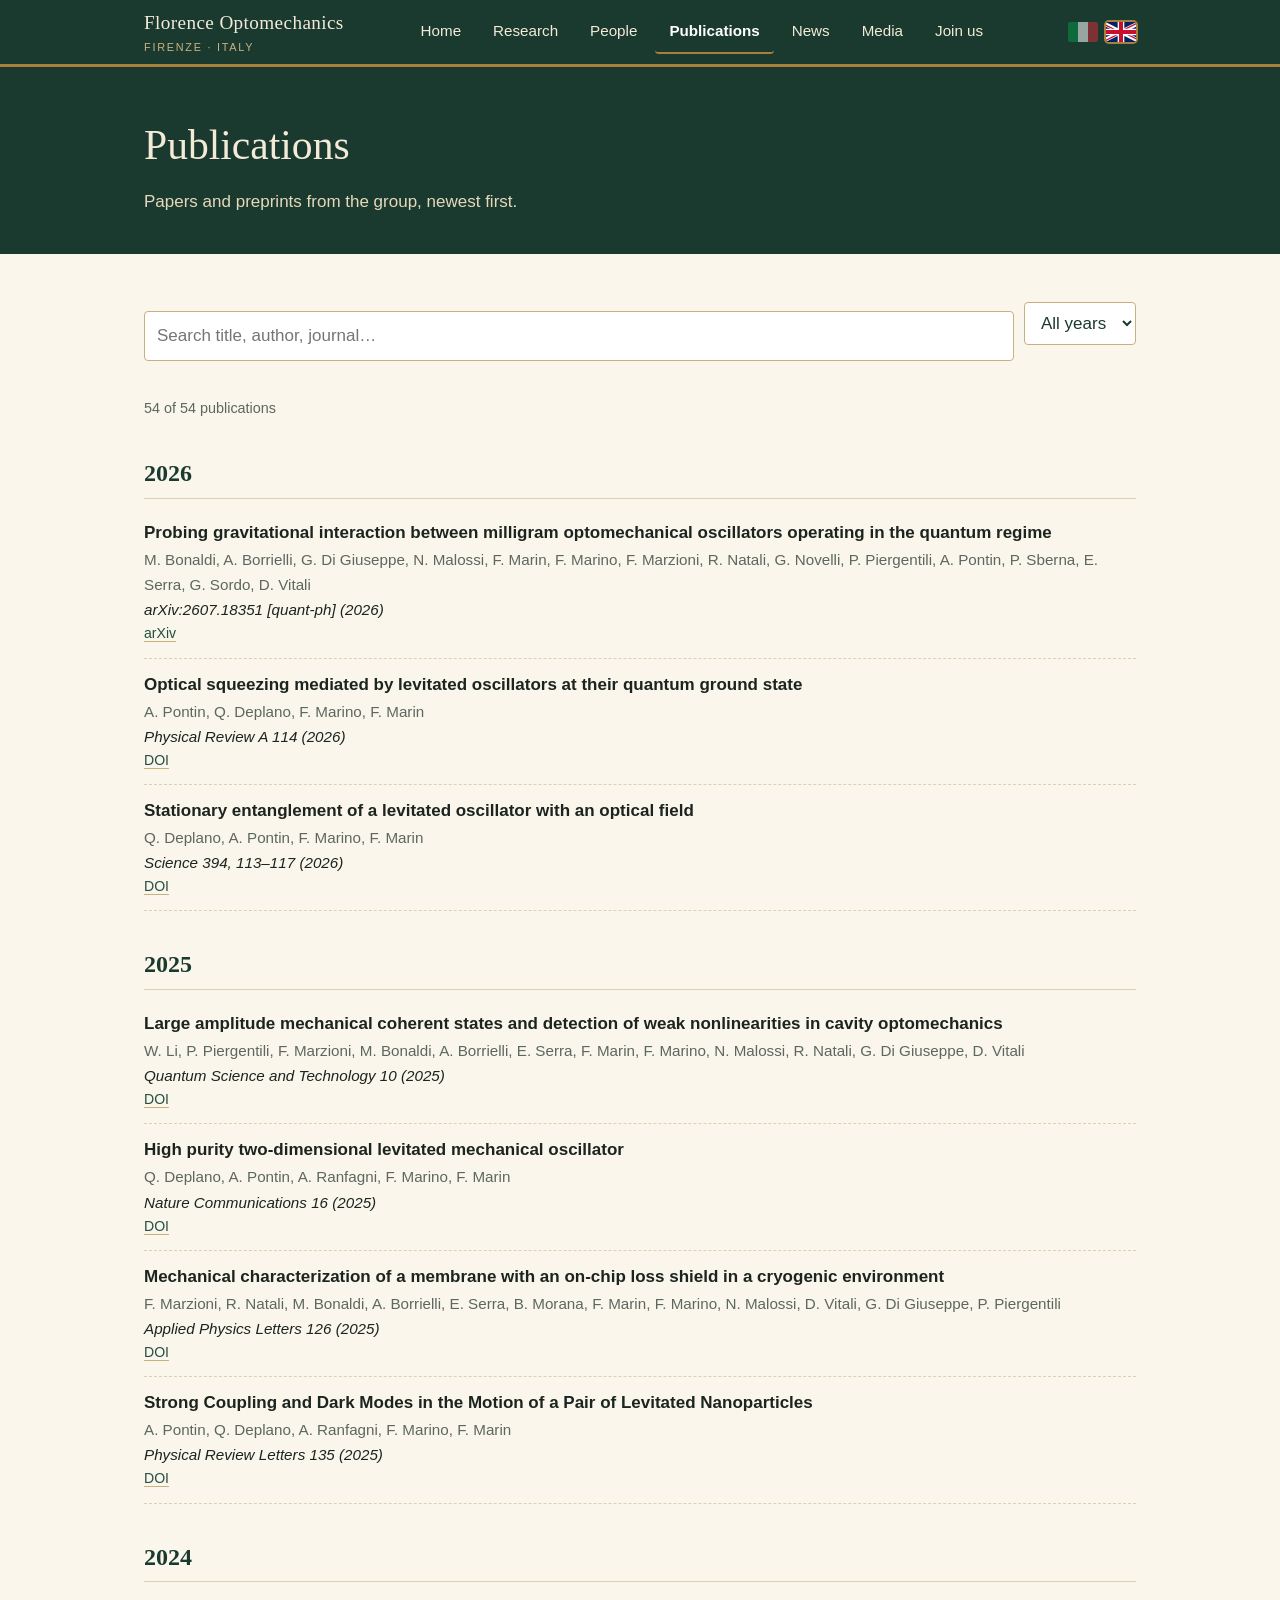
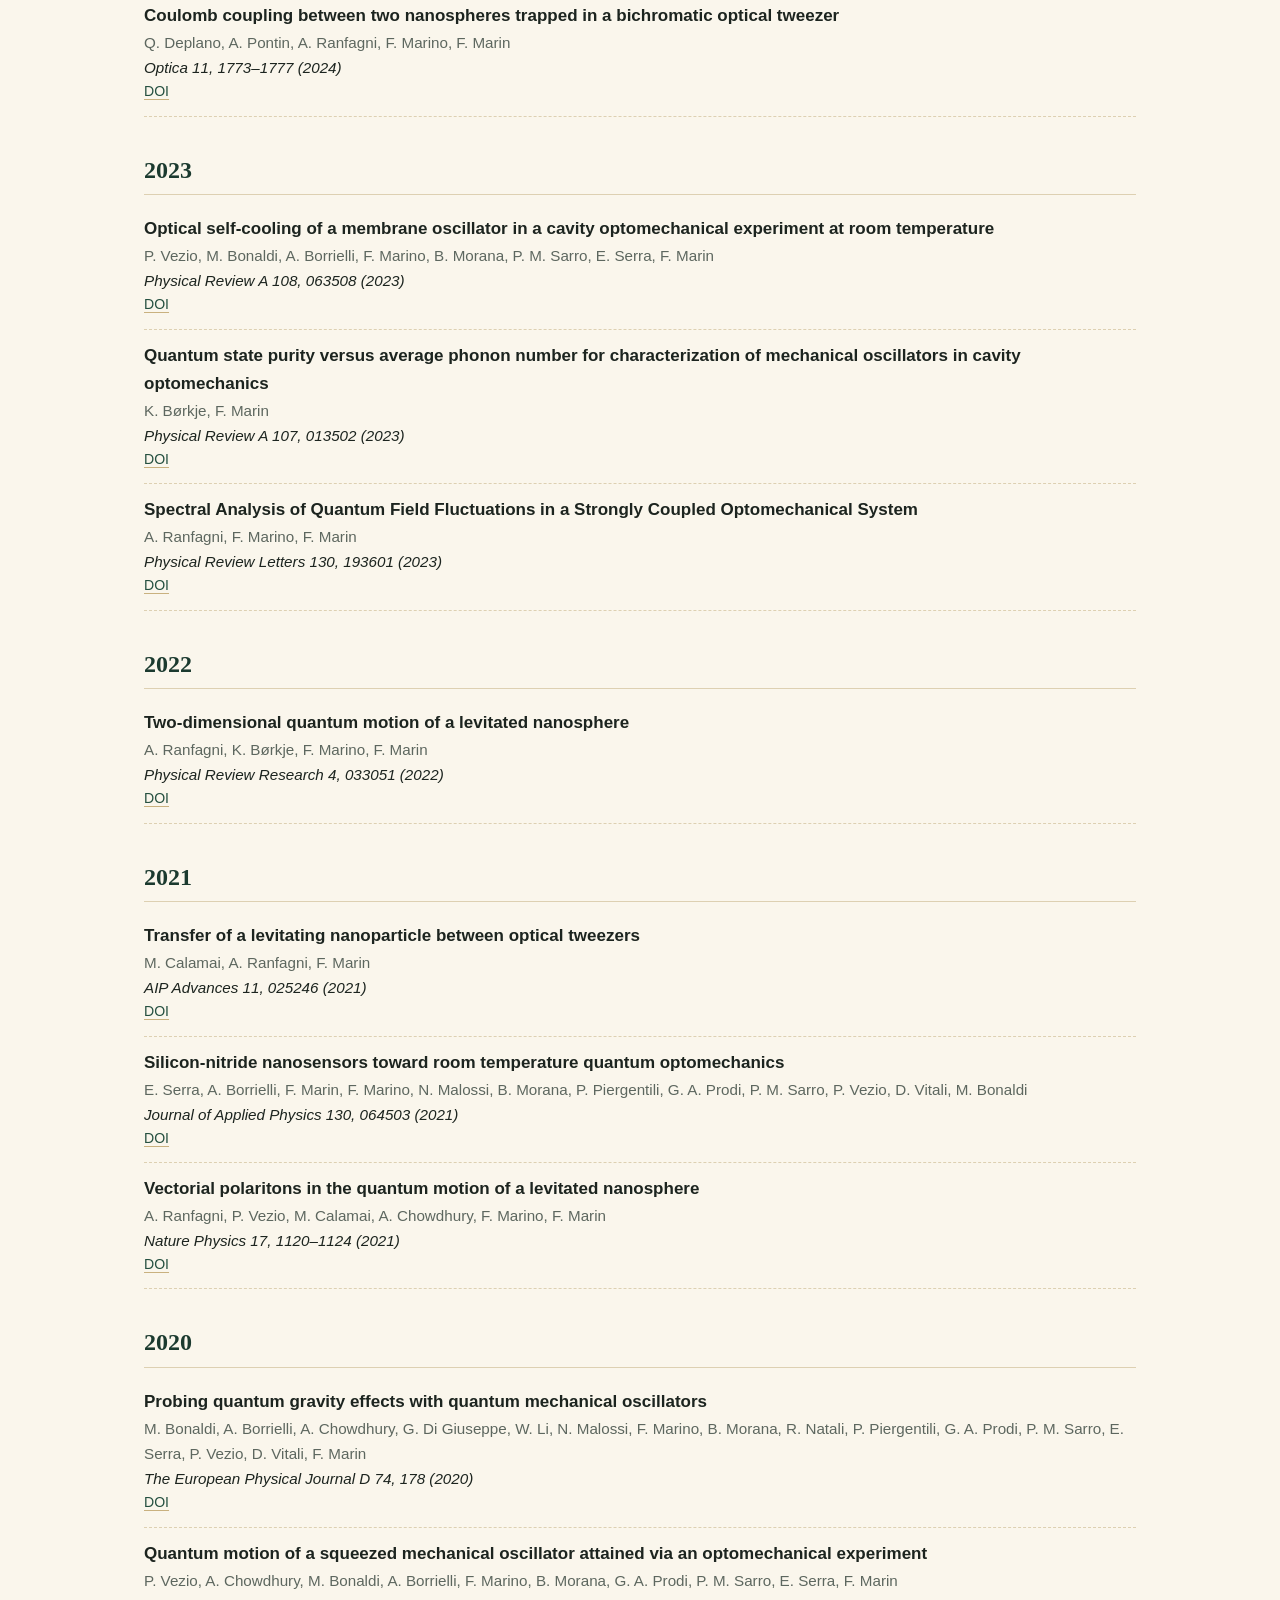
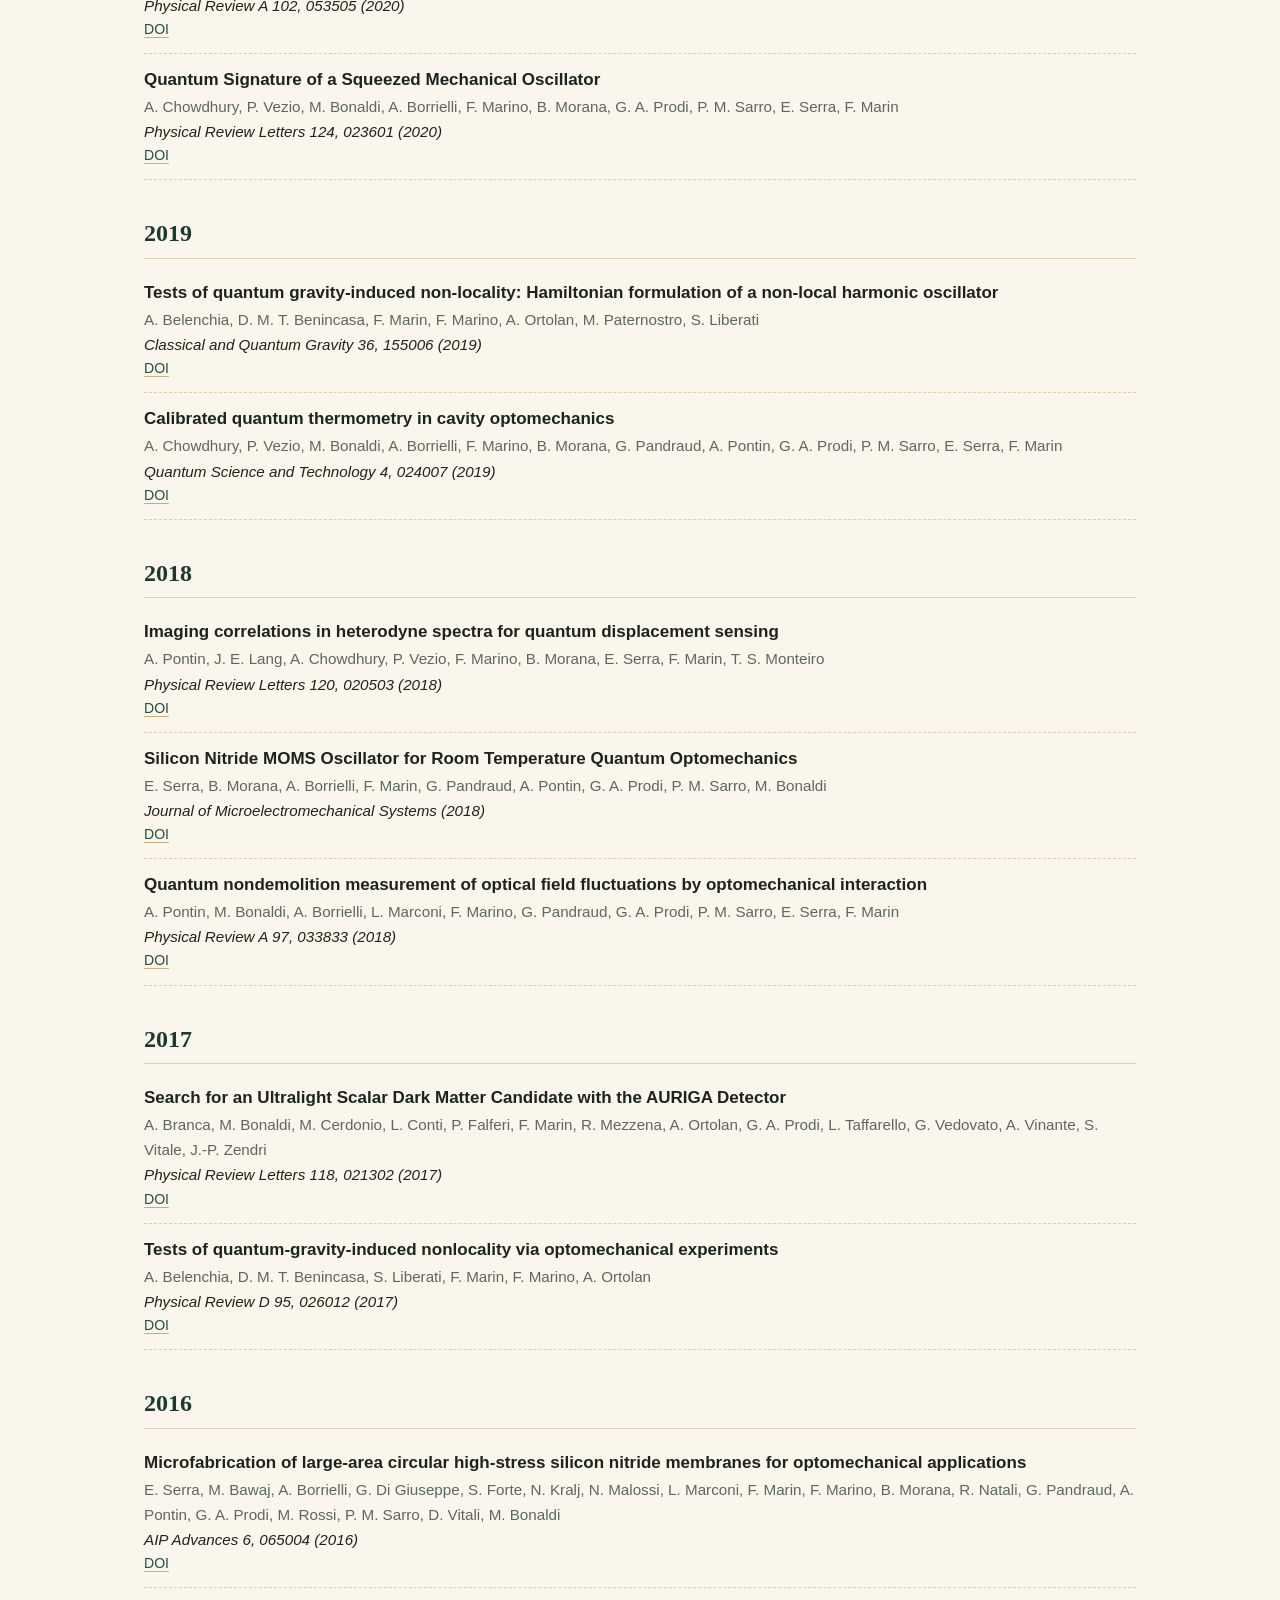
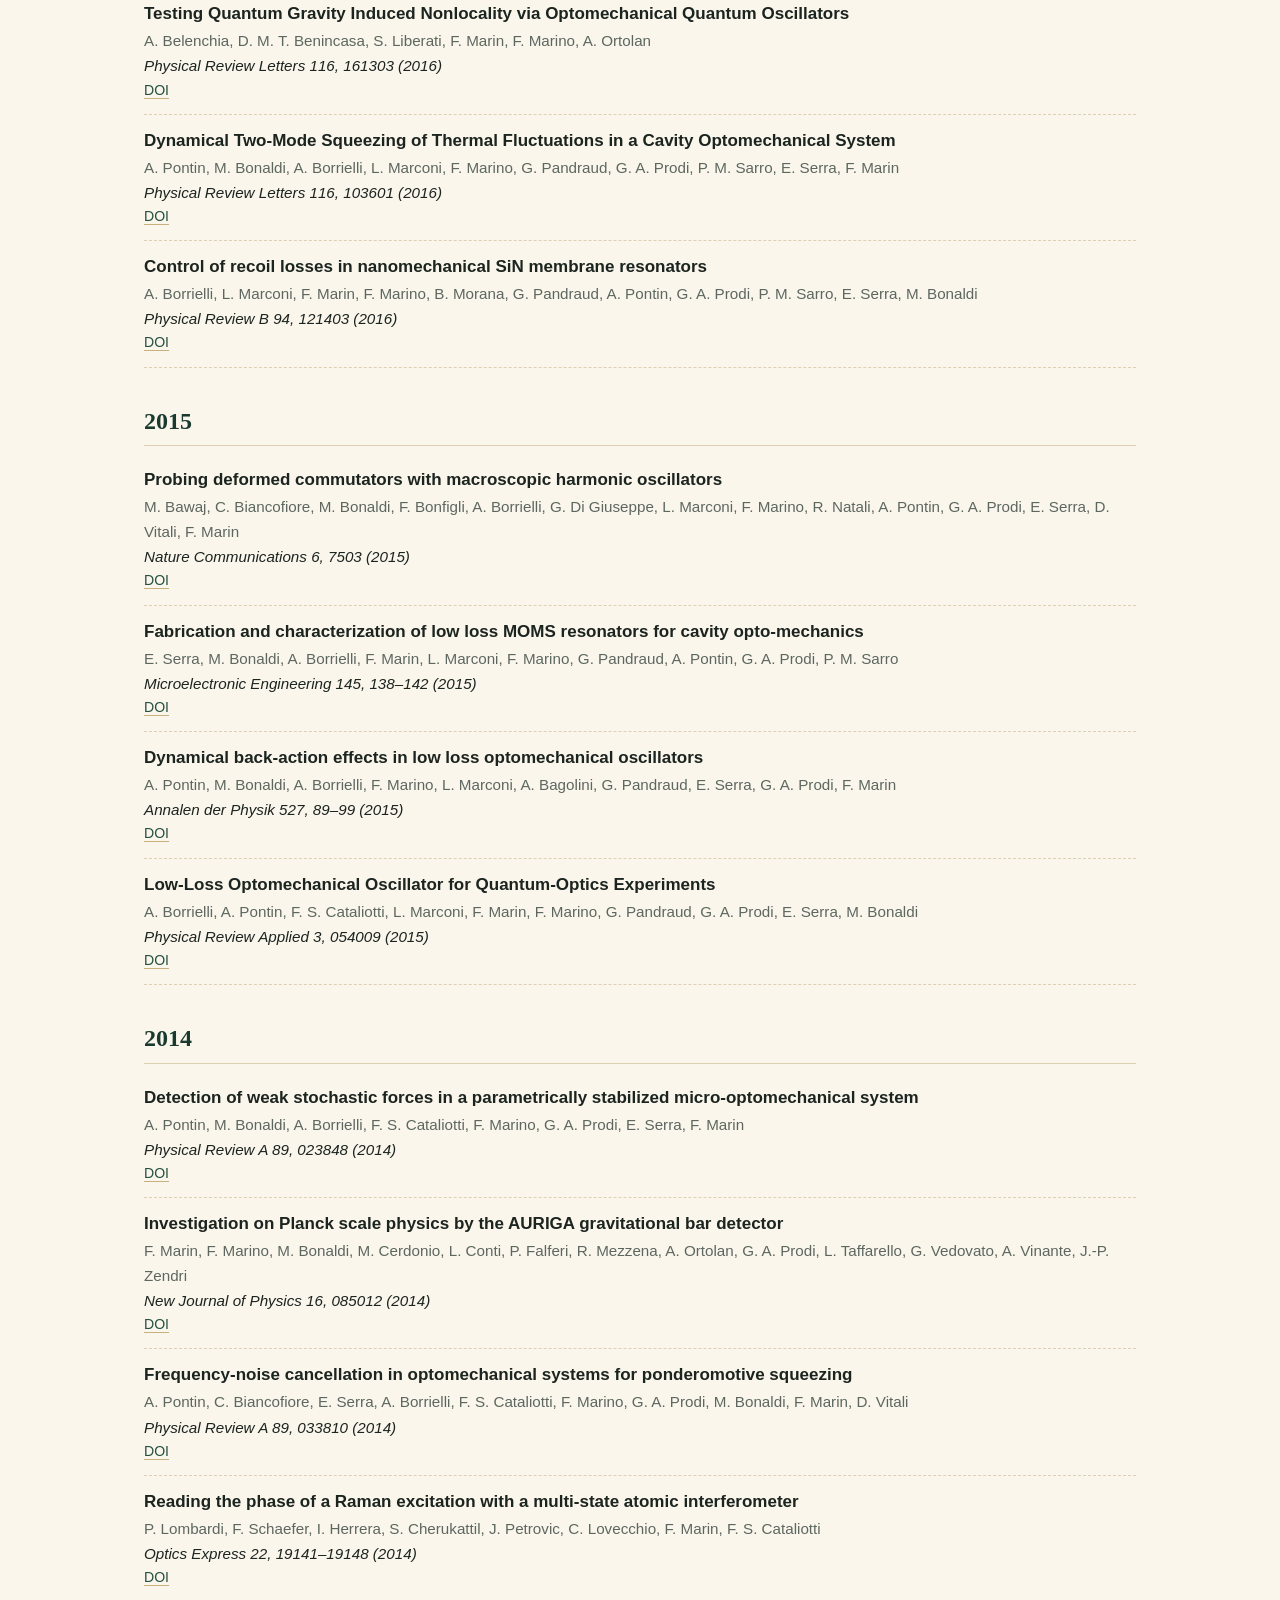
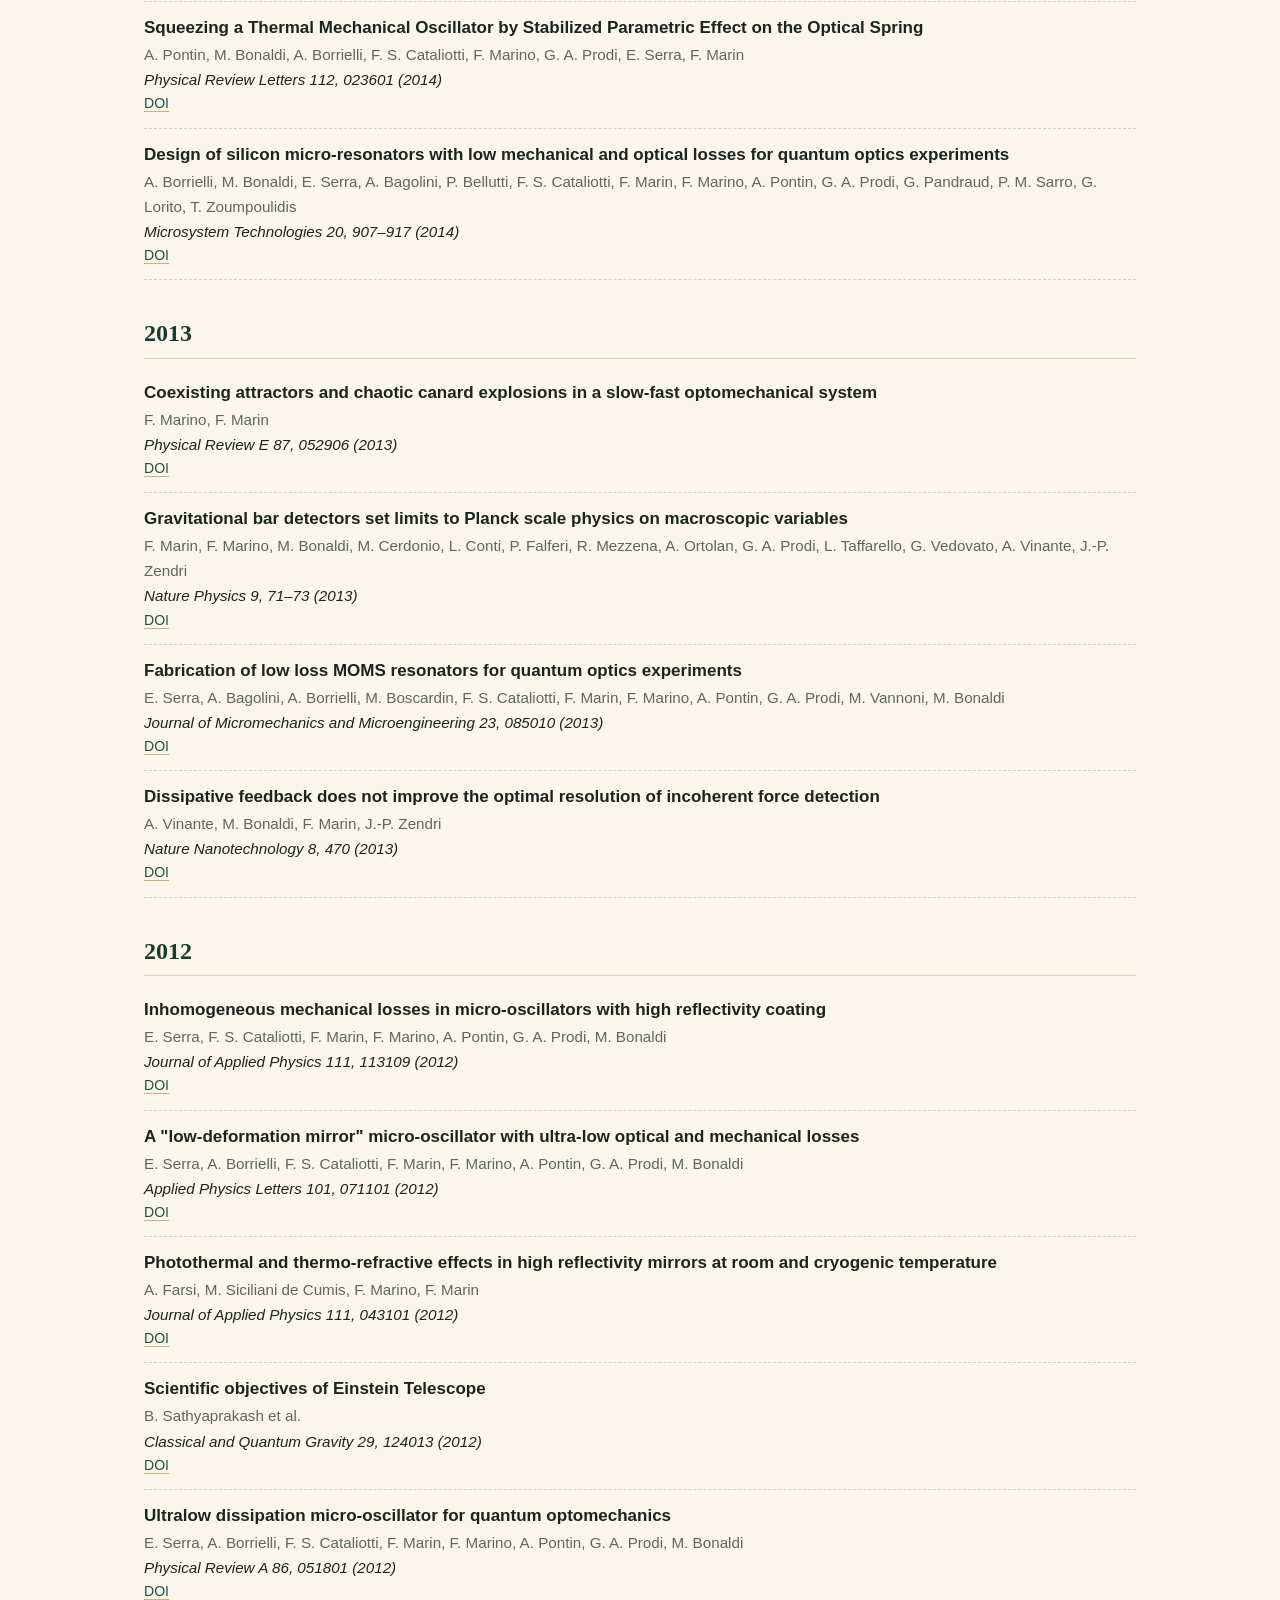
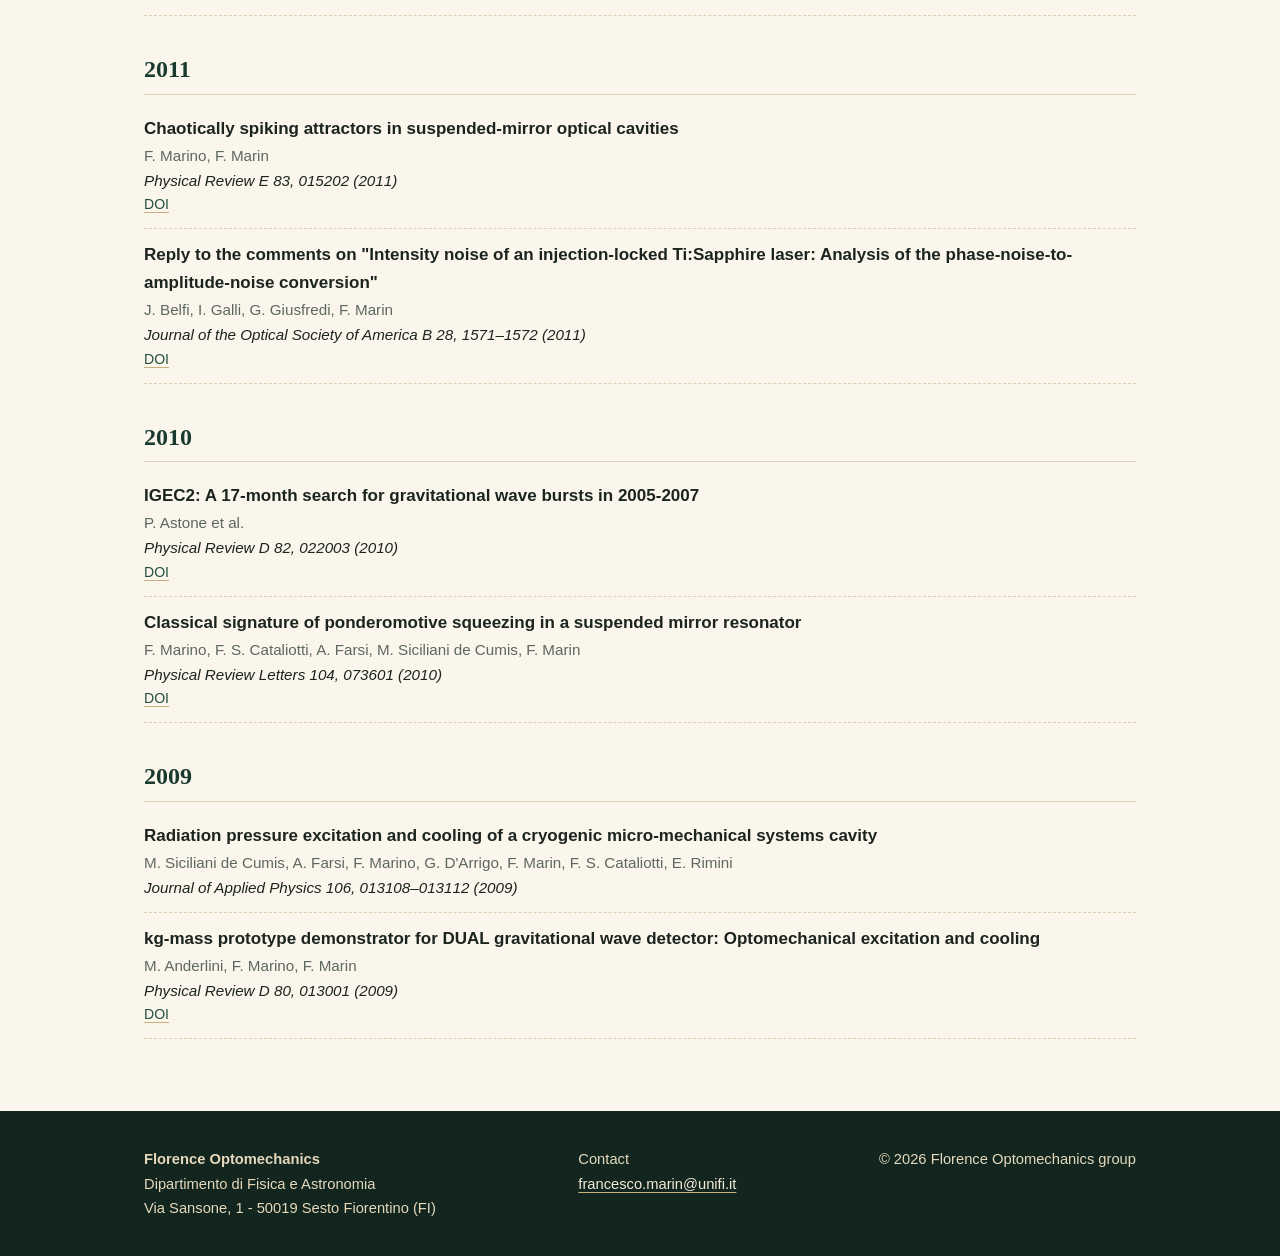
<file: publications.html>
<!doctype html>
<html lang="en">
<head>
<meta charset="utf-8">
<meta name="viewport" content="width=device-width, initial-scale=1">
<title>Publications · Florence Optomechanics</title>
<link rel="alternate" hreflang="it" href="it/publications.html">
<link rel="stylesheet" href="css/style.css">
</head>
<body>
<header class="site-header">
  <div class="wrap">
    <a class="brand" href="index.html">Florence Optomechanics<small>Firenze · Italy</small></a>
    <button class="menu-btn" aria-expanded="false" aria-controls="site-nav">Menu</button>
    <nav id="site-nav" aria-label="Main">
      <ul>
        <li><a href="index.html">Home</a></li>
        <li><a href="research.html">Research</a></li>
        <li><a href="people.html">People</a></li>
        <li><a href="publications.html" aria-current="page">Publications</a></li>
        <li><a href="news.html">News</a></li>
        <li><a href="media.html">Media</a></li>
        <li><a href="join.html">Join us</a></li>
      </ul>
    </nav>
    <div class="lang" role="group" aria-label="Language">
      <a href="it/publications.html" hreflang="it" lang="it" title="Italiano" aria-label="Italiano"><img src="images/flag-it.svg" alt="" width="30" height="20"></a>
      <a href="publications.html" hreflang="en" lang="en" title="English" aria-label="English" aria-current="true"><img src="images/flag-gb.svg" alt="" width="30" height="20"></a>
    </div>
  </div>
</header>

<div class="page-title"><div class="wrap">
  <h1>Publications</h1>
  <p>Papers and preprints from the group, newest first.</p>
</div></div>

<main>
  <div class="wrap">
    <div class="filters">
      <input type="search" id="pub-search" placeholder="Search title, author, journal…" aria-label="Search publications">
      <div id="pub-years" class="filters" role="group" aria-label="Filter by year"></div>
    </div>
    <p class="count" id="pub-count"></p>
    <div id="pub-list"></div>
    <noscript><p>Please enable JavaScript to see the publication list.</p></noscript>
  </div>
</main>

<footer>
  <div class="wrap cols">
    <div><strong>Florence Optomechanics</strong><br>Dipartimento di Fisica e Astronomia<br>Via Sansone, 1 - 50019 Sesto Fiorentino (FI)</div>
    <div>Contact<br><a href="mailto:francesco.marin@unifi.it">francesco.marin@unifi.it</a></div>
    <div>© 2026 Florence Optomechanics group</div>
  </div>
</footer>
<script src="js/publications-data.js"></script>
<script src="js/main.js"></script>
</body>
</html>
</file>
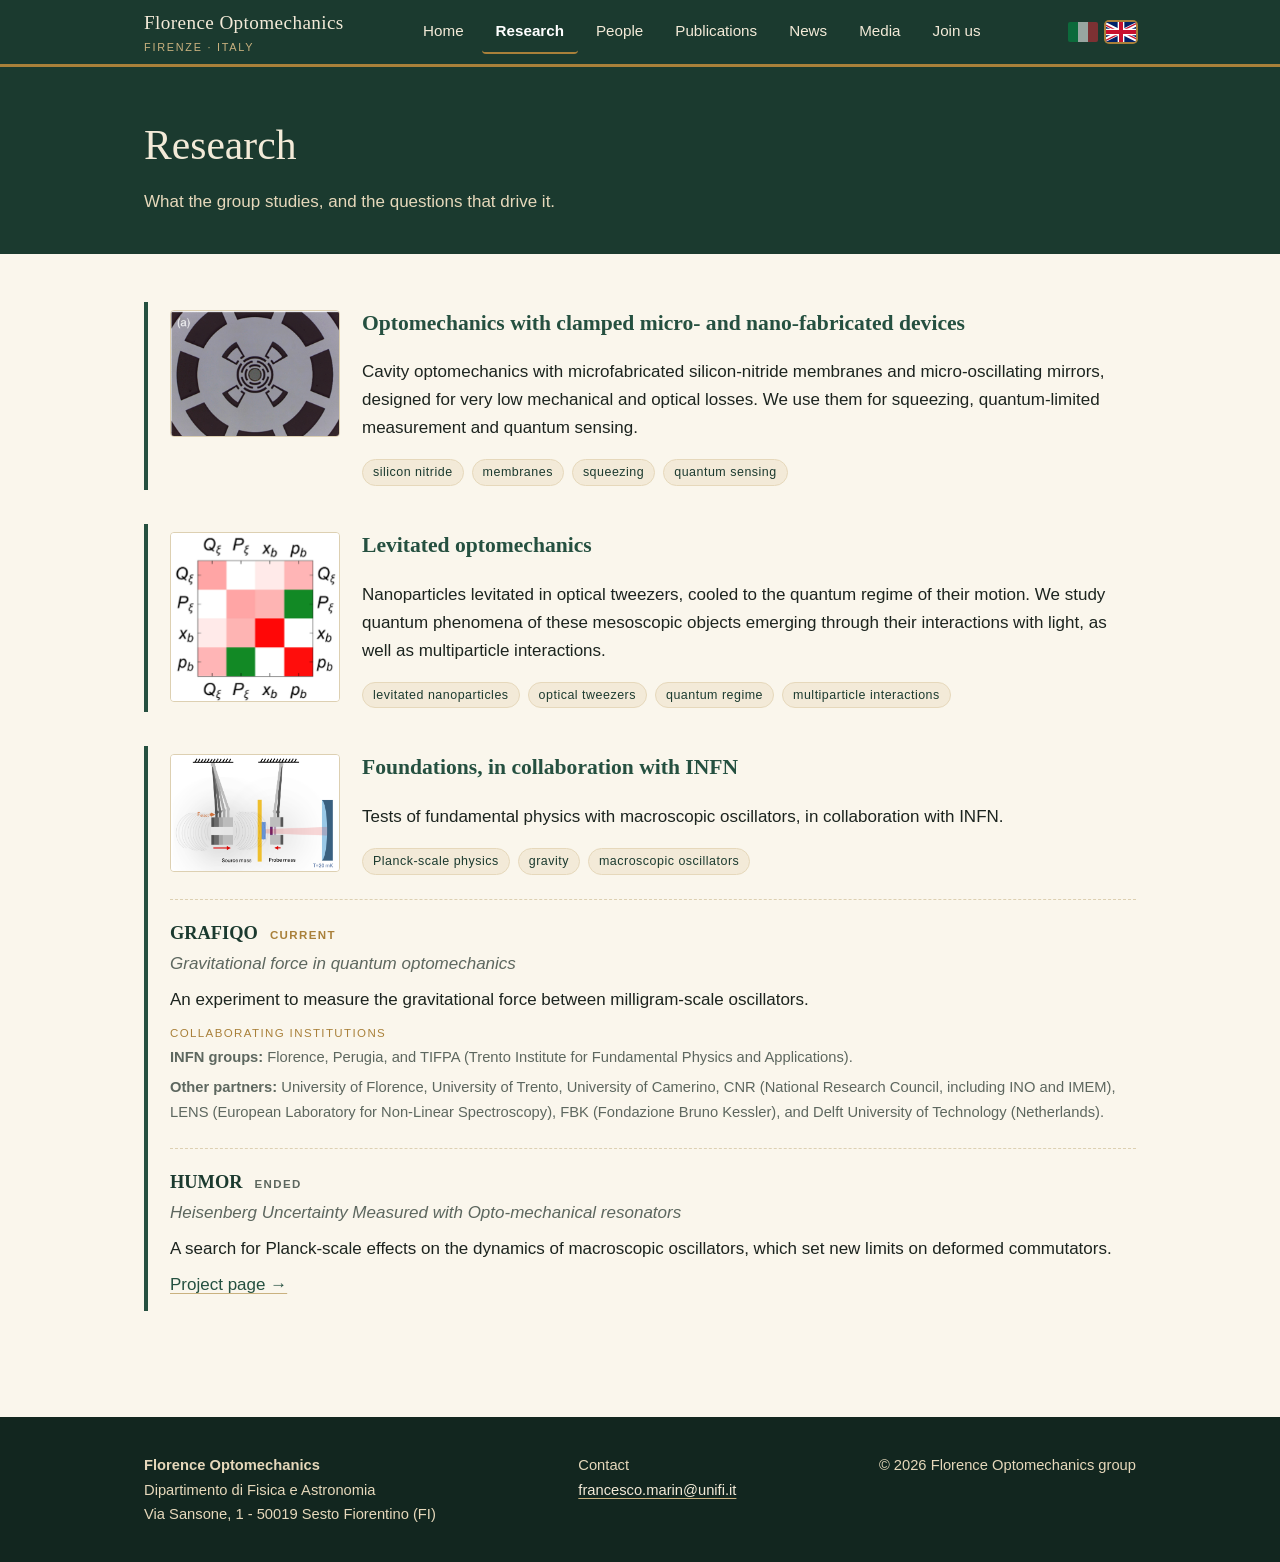
<file: research.html>
<!doctype html>
<html lang="en">
<head>
<meta charset="utf-8">
<meta name="viewport" content="width=device-width, initial-scale=1">
<title>Research · Florence Optomechanics</title>
<link rel="alternate" hreflang="it" href="it/research.html">
<link rel="stylesheet" href="css/style.css">
</head>
<body>
<header class="site-header">
  <div class="wrap">
    <a class="brand" href="index.html">Florence Optomechanics<small>Firenze · Italy</small></a>
    <button class="menu-btn" aria-expanded="false" aria-controls="site-nav">Menu</button>
    <nav id="site-nav" aria-label="Main">
      <ul>
        <li><a href="index.html">Home</a></li>
        <li><a href="research.html" aria-current="page">Research</a></li>
        <li><a href="people.html">People</a></li>
        <li><a href="publications.html">Publications</a></li>
        <li><a href="news.html">News</a></li>
        <li><a href="media.html">Media</a></li>
        <li><a href="join.html">Join us</a></li>
      </ul>
    </nav>
    <div class="lang" role="group" aria-label="Language">
      <a href="it/research.html" hreflang="it" lang="it" title="Italiano" aria-label="Italiano"><img src="images/flag-it.svg" alt="" width="30" height="20"></a>
      <a href="research.html" hreflang="en" lang="en" title="English" aria-label="English" aria-current="true"><img src="images/flag-gb.svg" alt="" width="30" height="20"></a>
    </div>
  </div>
</header>

<div class="page-title"><div class="wrap">
  <h1>Research</h1>
  <p>What the group studies, and the questions that drive it.</p>
</div></div>

<main>
  <div class="wrap">
    <div class="topic-block">
      <div class="topic-head has-thumb">
        <img class="topic-thumb" src="images/line_1.png" alt="Photograph of a microfabricated oscillator with a central disc surrounded by concentric slotted rings" width="251" height="187">
        <div>
          <h3>Optomechanics with clamped micro- and nano-fabricated devices</h3>
          <p>Cavity optomechanics with microfabricated silicon-nitride membranes and micro-oscillating mirrors, designed for very low mechanical and optical losses. We use them for squeezing, quantum-limited measurement and quantum sensing.</p>
          <div class="tags"><span class="tag">silicon nitride</span><span class="tag">membranes</span><span class="tag">squeezing</span><span class="tag">quantum sensing</span></div>
        </div>
      </div>
    </div>

    <div class="topic-block">
      <div class="topic-head has-thumb">
        <img class="topic-thumb" src="images/line_2.png" alt="Colour-coded 4 by 4 matrix with squares in red, pink and green, labelled Qξ, Pξ, xb and pb" width="221" height="221">
        <div>
          <h3>Levitated optomechanics</h3>
          <p>Nanoparticles levitated in optical tweezers, cooled to the quantum regime of their motion. We study quantum phenomena of these mesoscopic objects emerging through their interactions with light, as well as multiparticle interactions.</p>
          <div class="tags"><span class="tag">levitated nanoparticles</span><span class="tag">optical tweezers</span><span class="tag">quantum regime</span><span class="tag">multiparticle interactions</span></div>
        </div>
      </div>
    </div>

    <div class="topic-block">
      <div class="topic-head has-thumb">
        <img class="topic-thumb" src="images/line_3.png" alt="Schematic of a suspended source mass and a suspended probe mass separated by a plate, with a light beam from the probe mass to a mirror; labelled T = 20 mK" width="585" height="402">
        <div>
          <h3>Foundations, in collaboration with INFN</h3>
          <p>Tests of fundamental physics with macroscopic oscillators, in collaboration with INFN.</p>
          <div class="tags"><span class="tag">Planck-scale physics</span><span class="tag">gravity</span><span class="tag">macroscopic oscillators</span></div>
        </div>
      </div>

      <div class="project">
        <h4>GRAFIQO <span class="status">Current</span></h4>
        <p class="subtitle">Gravitational force in quantum optomechanics</p>
        <p>An experiment to measure the gravitational force between milligram-scale oscillators.</p>
        <div class="collab">
          <span class="label">Collaborating institutions</span>
          <p><strong>INFN groups:</strong> Florence, Perugia, and TIFPA (Trento Institute for Fundamental Physics and Applications).</p>
          <p><strong>Other partners:</strong> University of Florence, University of Trento, University of Camerino, CNR (National Research Council, including INO and IMEM), LENS (European Laboratory for Non-Linear Spectroscopy), FBK (Fondazione Bruno Kessler), and Delft University of Technology (Netherlands).</p>
        </div>
      </div>

      <div class="project">
        <h4>HUMOR <span class="status ended">Ended</span></h4>
        <p class="subtitle">Heisenberg Uncertainty Measured with Opto-mechanical resonators</p>
        <p>A search for Planck-scale effects on the dynamics of macroscopic oscillators, which set new limits on deformed commutators.</p>
        <p><a href="https://www.tifpa.infn.it/projects/humor/">Project page →</a></p>
      </div>
    </div>
  </div>
</main>

<footer>
  <div class="wrap cols">
    <div><strong>Florence Optomechanics</strong><br>Dipartimento di Fisica e Astronomia<br>Via Sansone, 1 - 50019 Sesto Fiorentino (FI)</div>
    <div>Contact<br><a href="mailto:francesco.marin@unifi.it">francesco.marin@unifi.it</a></div>
    <div>© 2026 Florence Optomechanics group</div>
  </div>
</footer>
<script src="js/main.js"></script>
</body>
</html>
</file>
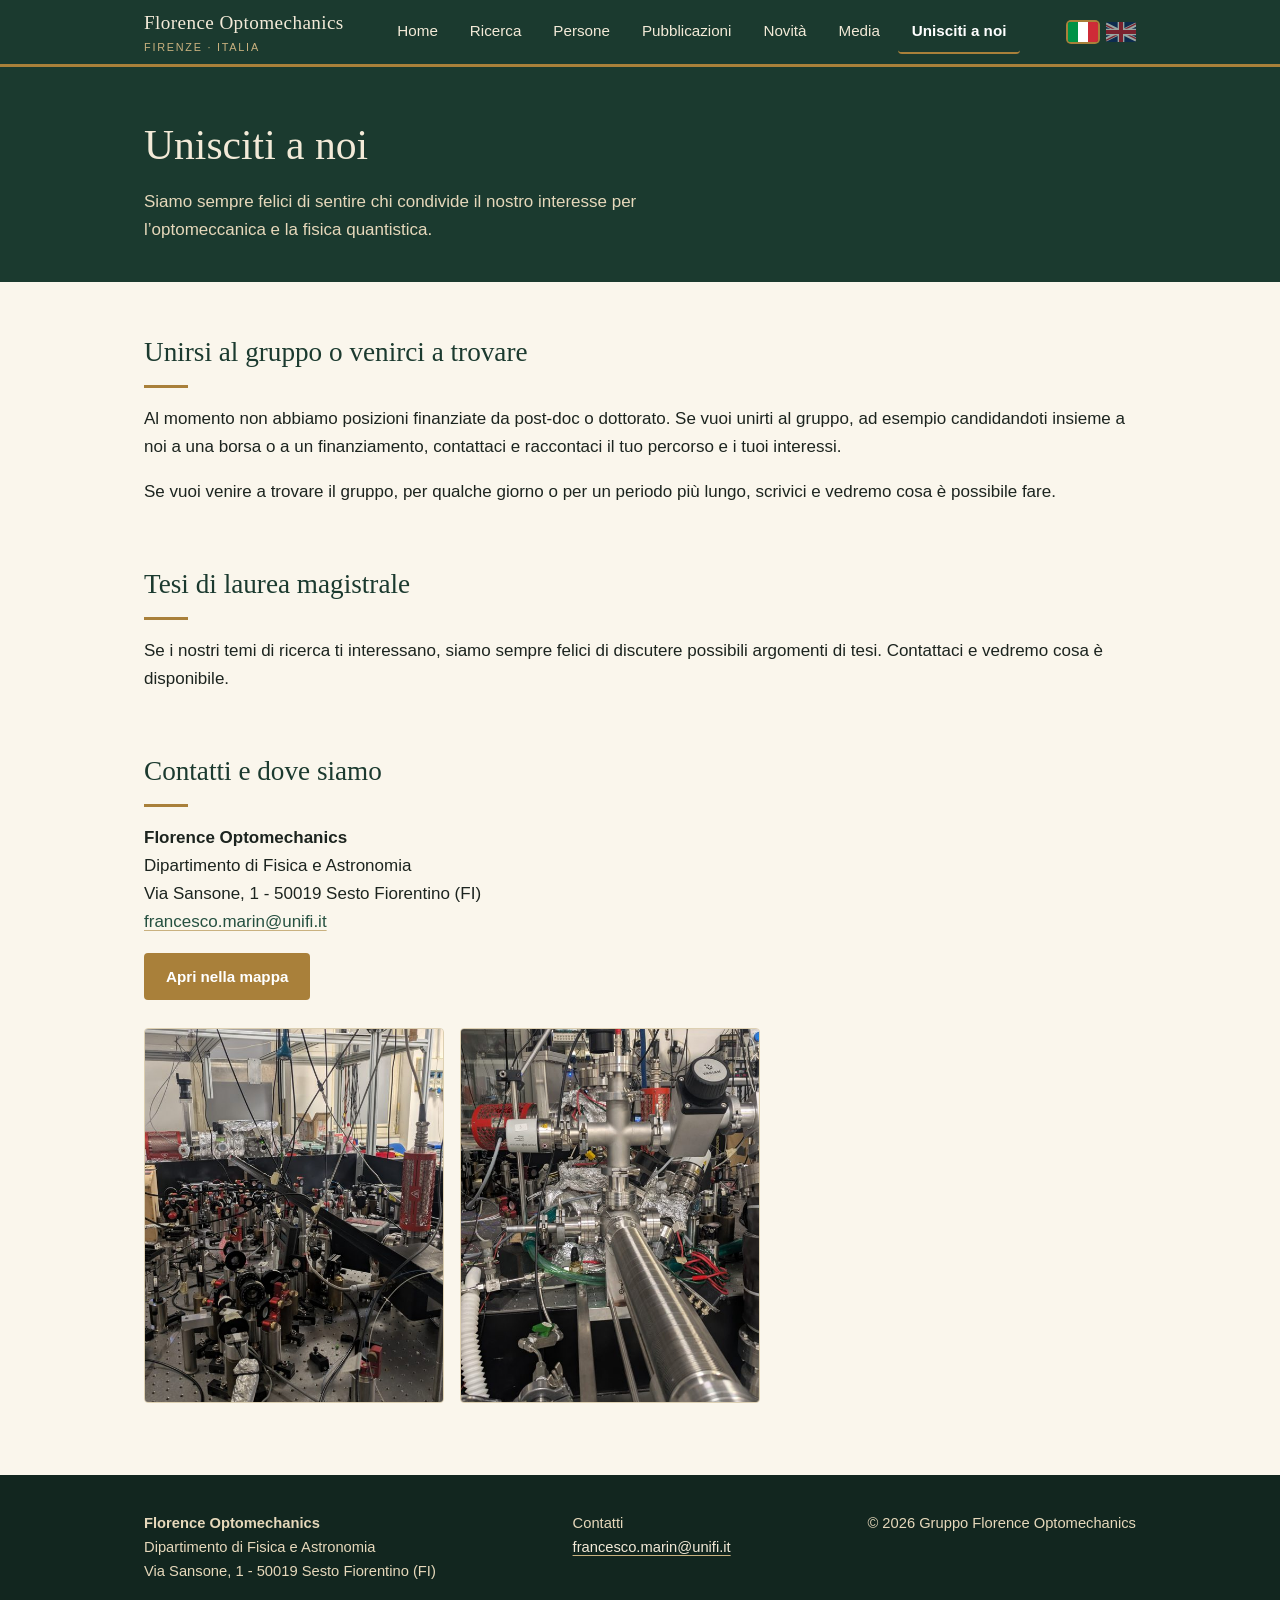
<file: it/join.html>
<!doctype html>
<html lang="it">
<head>
<meta charset="utf-8">
<meta name="viewport" content="width=device-width, initial-scale=1">
<title>Unisciti a noi · Florence Optomechanics</title>
<link rel="alternate" hreflang="en" href="../join.html">
<link rel="stylesheet" href="../css/style.css">
</head>
<body>
<header class="site-header">
  <div class="wrap">
    <a class="brand" href="index.html">Florence Optomechanics<small>Firenze · Italia</small></a>
    <button class="menu-btn" aria-expanded="false" aria-controls="site-nav">Menu</button>
    <nav id="site-nav" aria-label="Principale">
      <ul>
        <li><a href="index.html">Home</a></li>
        <li><a href="research.html">Ricerca</a></li>
        <li><a href="people.html">Persone</a></li>
        <li><a href="publications.html">Pubblicazioni</a></li>
        <li><a href="news.html">Novità</a></li>
        <li><a href="media.html">Media</a></li>
        <li><a href="join.html" aria-current="page">Unisciti a noi</a></li>
      </ul>
    </nav>
    <div class="lang" role="group" aria-label="Lingua">
      <a href="join.html" hreflang="it" lang="it" title="Italiano" aria-label="Italiano" aria-current="true"><img src="../images/flag-it.svg" alt="" width="30" height="20"></a>
      <a href="../join.html" hreflang="en" lang="en" title="English" aria-label="English"><img src="../images/flag-gb.svg" alt="" width="30" height="20"></a>
    </div>
  </div>
</header>

<div class="page-title"><div class="wrap">
  <h1>Unisciti a noi</h1>
  <p>Siamo sempre felici di sentire chi condivide il nostro interesse per l’optomeccanica e la fisica quantistica.</p>
</div></div>

<main>
  <div class="wrap">
    <section>
      <h2>Unirsi al gruppo o venirci a trovare</h2>
      <p>Al momento non abbiamo posizioni finanziate da post-doc o dottorato. Se vuoi unirti al gruppo, ad esempio candidandoti insieme a noi a una borsa o a un finanziamento, contattaci e raccontaci il tuo percorso e i tuoi interessi.</p>
      <p>Se vuoi venire a trovare il gruppo, per qualche giorno o per un periodo più lungo, scrivici e vedremo cosa è possibile fare.</p>
    </section>
    <section>
      <h2>Tesi di laurea magistrale</h2>
      <p>Se i nostri temi di ricerca ti interessano, siamo sempre felici di discutere possibili argomenti di tesi. Contattaci e vedremo cosa è disponibile.</p>
    </section>
    <section>
      <h2>Contatti e dove siamo</h2>
      <p><strong>Florence Optomechanics</strong><br>
      Dipartimento di Fisica e Astronomia<br>
      Via Sansone, 1 - 50019 Sesto Fiorentino (FI)<br>
      <a href="mailto:francesco.marin@unifi.it">francesco.marin@unifi.it</a></p>
      <p><a class="btn" href="https://www.openstreetmap.org/search?query=Via%20Sansone%201%2C%2050019%20Sesto%20Fiorentino" target="_blank" rel="noopener">Apri nella mappa</a></p>
      <div class="photo-row">
        <img src="../images/lab_1_web.jpg" alt="Tavolo ottico del laboratorio con specchi, lenti e componenti da vuoto" width="562" height="1000">
        <img src="../images/lab_2_web.jpg" alt="Camera da vuoto e componenti in acciaio inox di un esperimento del laboratorio" width="562" height="1000">
      </div>
    </section>
  </div>
</main>

<footer>
  <div class="wrap cols">
    <div><strong>Florence Optomechanics</strong><br>Dipartimento di Fisica e Astronomia<br>Via Sansone, 1 - 50019 Sesto Fiorentino (FI)</div>
    <div>Contatti<br><a href="mailto:francesco.marin@unifi.it">francesco.marin@unifi.it</a></div>
    <div>© 2026 Gruppo Florence Optomechanics</div>
  </div>
</footer>
<script src="../js/main.js"></script>
</body>
</html>
</file>
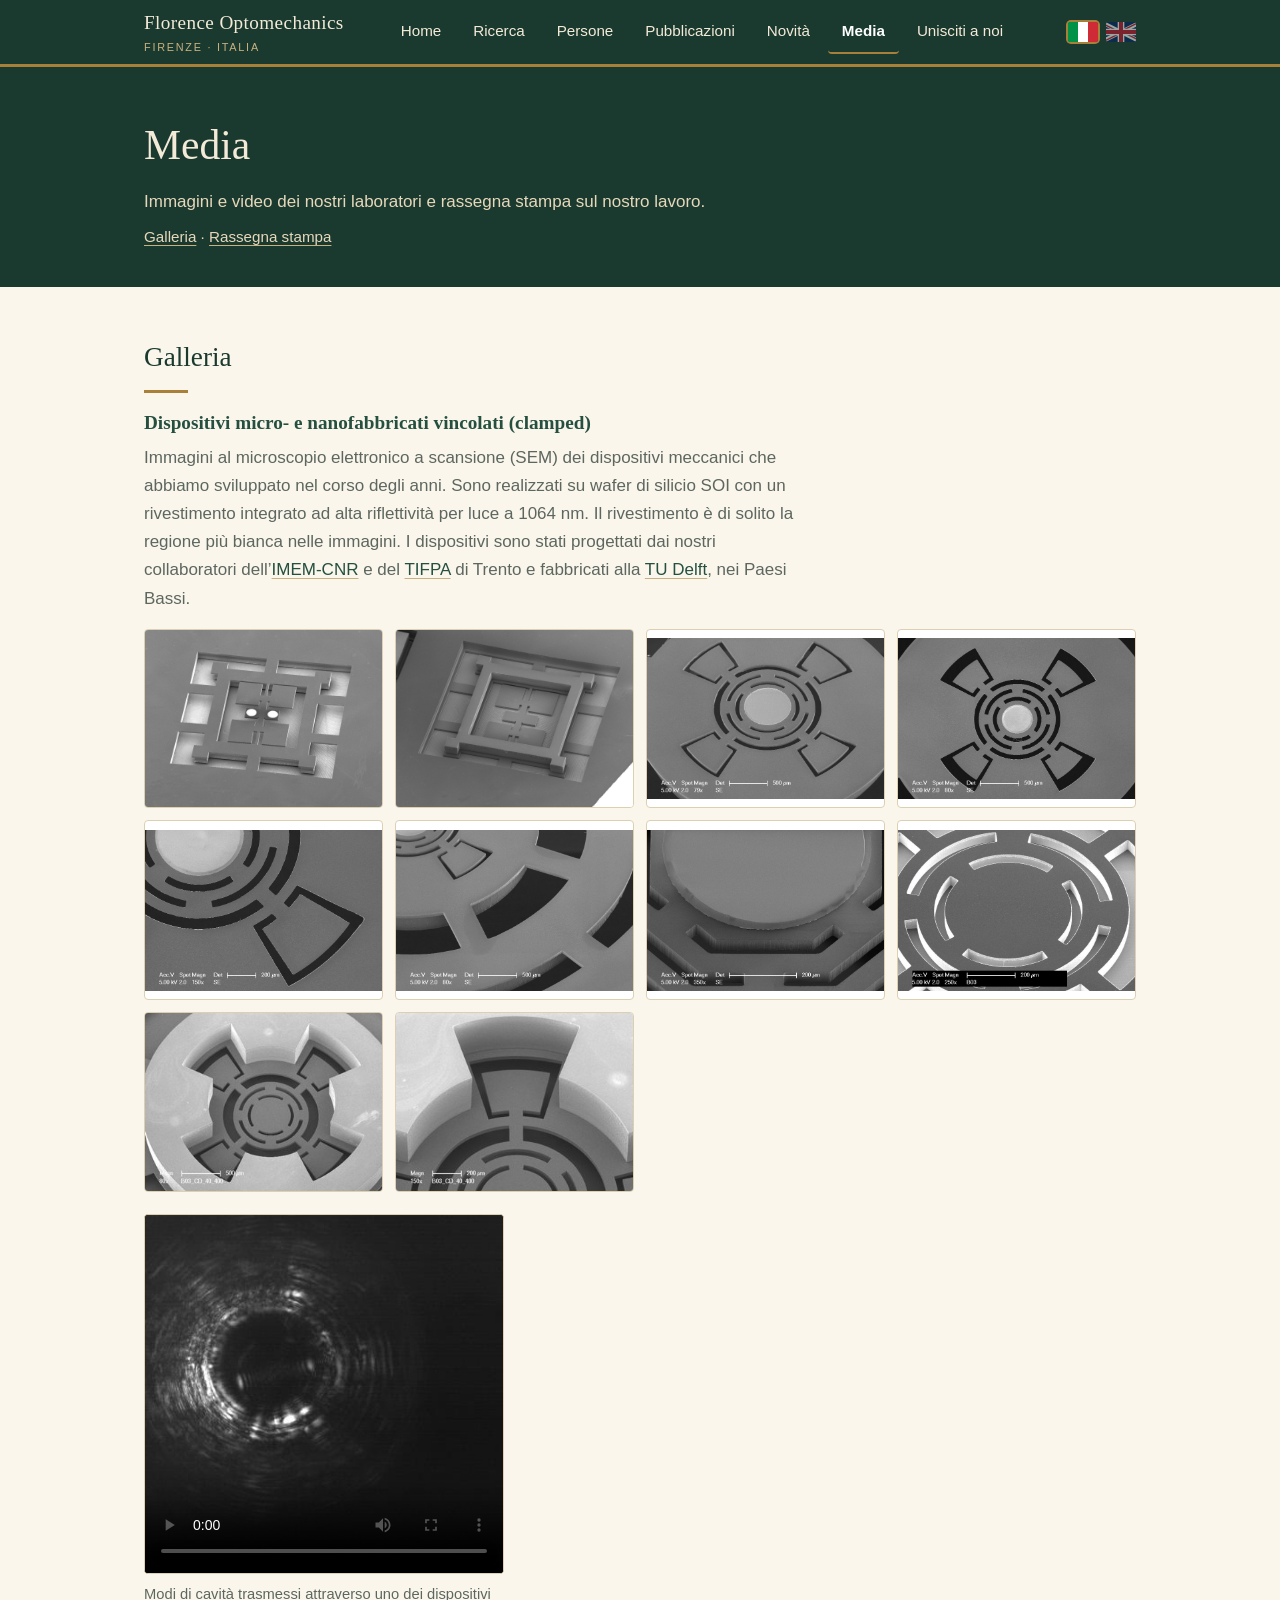
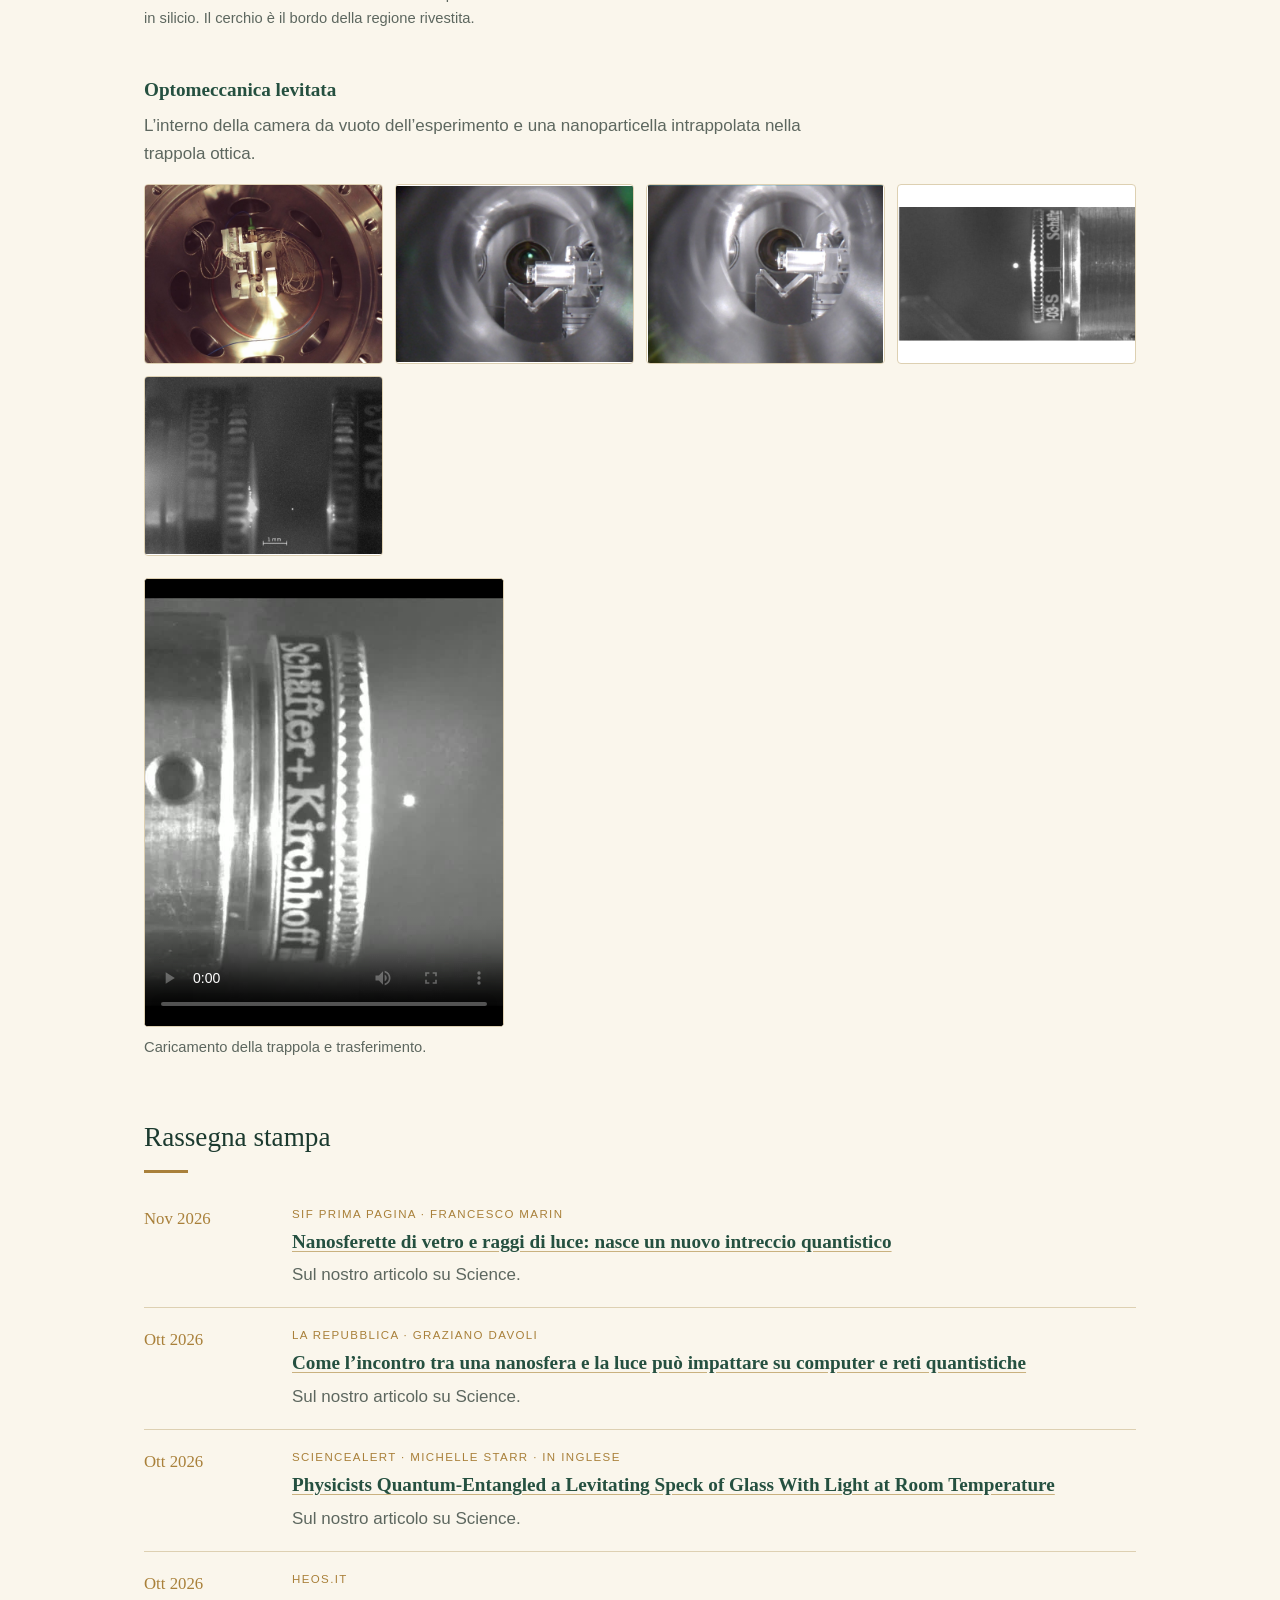
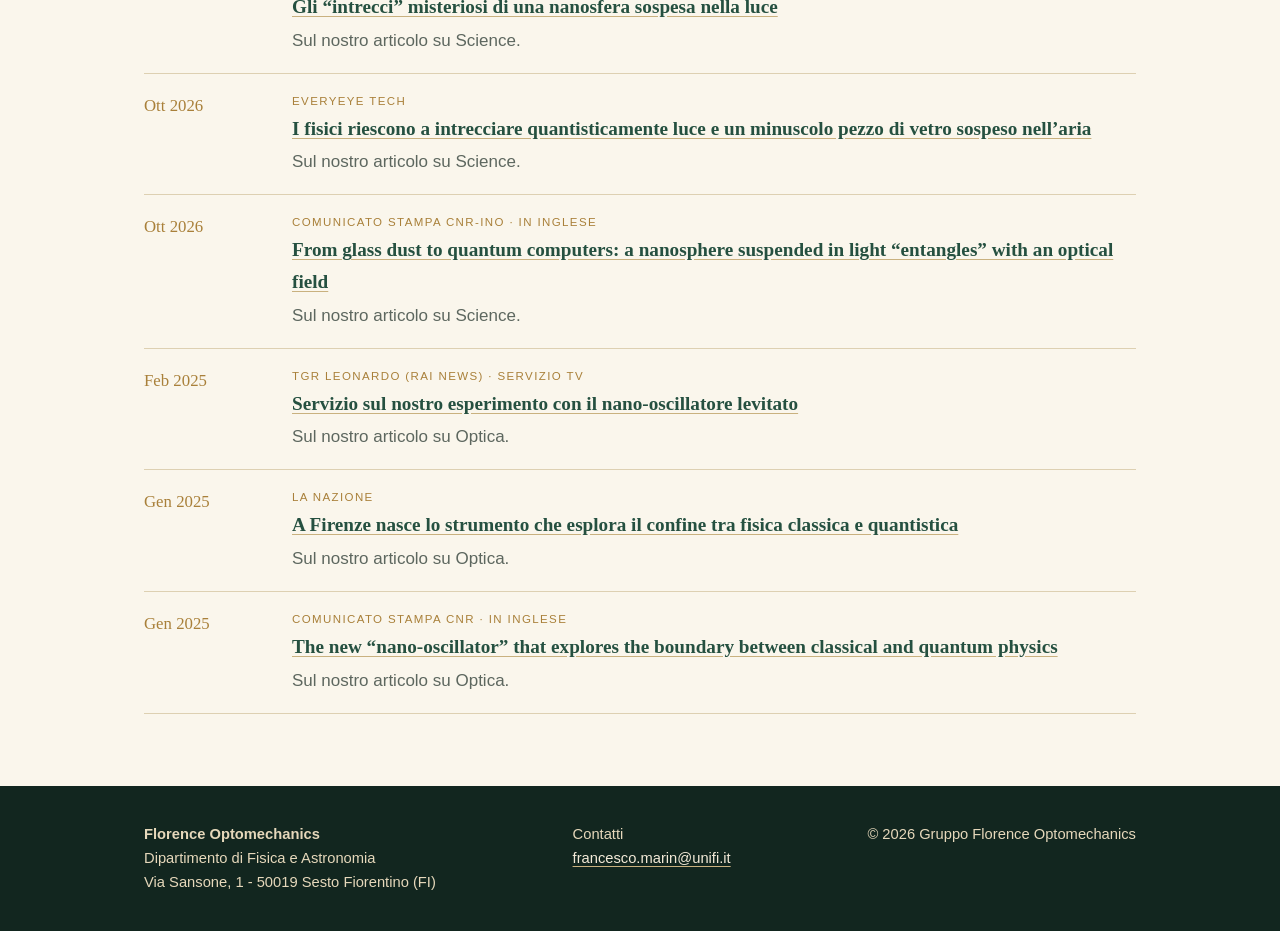
<file: it/media.html>
<!doctype html>
<html lang="it">
<head>
<meta charset="utf-8">
<meta name="viewport" content="width=device-width, initial-scale=1">
<title>Media · Florence Optomechanics</title>
<link rel="alternate" hreflang="en" href="../media.html">
<link rel="stylesheet" href="../css/style.css">
</head>
<body>
<header class="site-header">
  <div class="wrap">
    <a class="brand" href="index.html">Florence Optomechanics<small>Firenze · Italia</small></a>
    <button class="menu-btn" aria-expanded="false" aria-controls="site-nav">Menu</button>
    <nav id="site-nav" aria-label="Principale">
      <ul>
        <li><a href="index.html">Home</a></li>
        <li><a href="research.html">Ricerca</a></li>
        <li><a href="people.html">Persone</a></li>
        <li><a href="publications.html">Pubblicazioni</a></li>
        <li><a href="news.html">Novità</a></li>
        <li><a href="media.html" aria-current="page">Media</a></li>
        <li><a href="join.html">Unisciti a noi</a></li>
      </ul>
    </nav>
    <div class="lang" role="group" aria-label="Lingua">
      <a href="media.html" hreflang="it" lang="it" title="Italiano" aria-label="Italiano" aria-current="true"><img src="../images/flag-it.svg" alt="" width="30" height="20"></a>
      <a href="../media.html" hreflang="en" lang="en" title="English" aria-label="English"><img src="../images/flag-gb.svg" alt="" width="30" height="20"></a>
    </div>
  </div>
</header>

<div class="page-title"><div class="wrap">
  <h1>Media</h1>
  <p>Immagini e video dei nostri laboratori e rassegna stampa sul nostro lavoro.</p>
  <p class="jump"><a href="#gallery">Galleria</a> · <a href="#press">Rassegna stampa</a></p>
</div></div>

<main>
  <div class="wrap">
    <section id="gallery">
      <h2>Galleria</h2>

      <div class="gallery-group">
        <h3>Dispositivi micro- e nanofabbricati vincolati (clamped)</h3>
        <p class="group-caption">Immagini al microscopio elettronico a scansione (SEM) dei dispositivi meccanici che abbiamo sviluppato nel corso degli anni. Sono realizzati su wafer di silicio SOI con un rivestimento integrato ad alta riflettività per luce a 1064 nm. Il rivestimento è di solito la regione più bianca nelle immagini. I dispositivi sono stati progettati dai nostri collaboratori dell’<a href="https://www.imem.cnr.it/en">IMEM-CNR</a> e del <a href="https://www.tifpa.infn.it/">TIFPA</a> di Trento e fabbricati alla <a href="https://www.tudelft.nl/en/">TU Delft</a>, nei Paesi Bassi.</p>
        <div class="photo-grid">
          <a href="../images/gallery/clamped_02.jpg"><img src="../images/gallery/clamped_02.jpg" alt="Immagine SEM di una struttura quadrata a telaio in silicio con una parte centrale sospesa che porta due piccole zone bianche rivestite, vista dal fronte" width="1200" height="900" loading="lazy"></a>
          <a href="../images/gallery/clamped_03.jpg"><img src="../images/gallery/clamped_03.jpg" alt="Immagine SEM della stessa struttura a telaio quadrato vista dal retro" width="1200" height="900" loading="lazy"></a>
          <a href="../images/gallery/clamped_04.jpg"><img src="../images/gallery/clamped_04.jpg" alt="Immagine SEM di un oscillatore circolare con un centro ellittico bianco rivestito, circondato da anelli concentrici con fenditure e da quattro aperture a settore" width="712" height="484" loading="lazy"></a>
          <a href="../images/gallery/clamped_05.jpg"><img src="../images/gallery/clamped_05.jpg" alt="Immagine SEM di un oscillatore circolare simile, con anelli concentrici con fenditure e quattro aperture a settore" width="712" height="484" loading="lazy"></a>
          <a href="../images/gallery/clamped_06.jpg"><img src="../images/gallery/clamped_06.jpg" alt="Dettaglio SEM di un’apertura a settore e degli anelli con fenditure accanto al disco centrale rivestito" width="712" height="484" loading="lazy"></a>
          <a href="../images/gallery/clamped_07.jpg"><img src="../images/gallery/clamped_07.jpg" alt="Dettaglio SEM di una fenditura e del bordo rialzato dell’anello di supporto" width="712" height="484" loading="lazy"></a>
          <a href="../images/gallery/clamped_08.jpg"><img src="../images/gallery/clamped_08.jpg" alt="Dettaglio SEM del disco centrale rivestito e della struttura di supporto circostante" width="712" height="484" loading="lazy"></a>
          <a href="../images/gallery/clamped_09.jpg"><img src="../images/gallery/clamped_09.jpg" alt="Immagine SEM degli anelli con fenditure intorno al disco centrale di un oscillatore" width="712" height="484" loading="lazy"></a>
          <a href="../images/gallery/clamped_10.jpg"><img src="../images/gallery/clamped_10.jpg" alt="Immagine SEM di un oscillatore montato all’interno di un telaio circolare spesso, con anelli concentrici con fenditure" width="320" height="240" loading="lazy"></a>
          <a href="../images/gallery/clamped_11.jpg"><img src="../images/gallery/clamped_11.jpg" alt="Dettaglio SEM di un’apertura a settore e di anelli con fenditure all’interno di un telaio circolare spesso" width="320" height="240" loading="lazy"></a>
        </div>
        <figure class="video">
          <video controls preload="metadata" poster="../images/gallery/cavity_modes_poster.jpg" width="400" height="400">
            <source src="../videos/cavity_modes.mp4" type="video/mp4">
            Il tuo browser non può riprodurre questo video.
          </video>
          <figcaption>Modi di cavità trasmessi attraverso uno dei dispositivi in silicio. Il cerchio è il bordo della regione rivestita.</figcaption>
        </figure>
      </div>

      <div class="gallery-group">
        <h3>Optomeccanica levitata</h3>
        <p class="group-caption">L’interno della camera da vuoto dell’esperimento e una nanoparticella intrappolata nella trappola ottica.</p>
        <div class="photo-grid">
          <a href="../images/gallery/levitated_01.jpg"><img src="../images/gallery/levitated_01.jpg" alt="Vista dall’alto all’interno della camera da vuoto, con il gruppo della trappola montato su un blocco con fili sottili" width="1200" height="900" loading="lazy"></a>
          <a href="../images/gallery/levitated_02.jpg"><img src="../images/gallery/levitated_02.jpg" alt="Vista attraverso un tubo all’interno della camera da vuoto, con una lente e il suo supporto" width="1200" height="892" loading="lazy"></a>
          <a href="../images/gallery/levitated_03.jpg"><img src="../images/gallery/levitated_03.jpg" alt="Seconda vista attraverso il tubo all’interno della camera da vuoto, con la lente e il supporto in una posizione diversa" width="1200" height="905" loading="lazy"></a>
          <a href="../images/gallery/levitated_04.jpg"><img src="../images/gallery/levitated_04.jpg" alt="Una nanoparticella intrappolata, un punto luminoso, accanto all’anello zigrinato di un portalenti" width="1200" height="675" loading="lazy"></a>
          <a href="../images/gallery/levitated_06.jpg"><img src="../images/gallery/levitated_06.jpg" alt="Una nanoparticella intrappolata, un piccolo punto luminoso, tra due portalenti; barra di scala 1 mm" width="1200" height="895" loading="lazy"></a>
        </div>
        <figure class="video">
          <video controls preload="metadata" poster="../images/gallery/trap_loading_poster.jpg" width="612" height="764">
            <source src="../videos/trap_loading.mp4" type="video/mp4">
            Il tuo browser non può riprodurre questo video.
          </video>
          <figcaption>Caricamento della trappola e trasferimento.</figcaption>
        </figure>
      </div>
    </section>

    <section id="press">
      <h2>Rassegna stampa</h2>
      <div class="press-list">
        <div class="news-item">
          <time datetime="2026-11-27">Nov 2026</time>
          <div>
            <p class="outlet">SIF Prima Pagina · Francesco Marin</p>
            <h3><a href="https://www.primapagina.sif.it/article/2240/nanosferette-di-vetro-e-raggi-di-luce-nasce-un-nuovo-intreccio">Nanosferette di vetro e raggi di luce: nasce un nuovo intreccio quantistico</a></h3>
            <p>Sul nostro articolo su Science.</p>
          </div>
        </div>
        <div class="news-item">
          <time datetime="2026-10-06">Ott 2026</time>
          <div>
            <p class="outlet">la Repubblica · Graziano Davoli</p>
            <h3><a href="https://www.repubblica.it/dossier/economia/innova-italia/2026/10/06/news/come_l_incontro_tra_una_nanosfera_e_la_luce_puo_impattare_su_computer_e_reti_quantistiche-425629108/">Come l’incontro tra una nanosfera e la luce può impattare su computer e reti quantistiche</a></h3>
            <p>Sul nostro articolo su Science.</p>
          </div>
        </div>
        <div class="news-item">
          <time datetime="2026-10-02">Ott 2026</time>
          <div>
            <p class="outlet">ScienceAlert · Michelle Starr · in inglese</p>
            <h3><a href="https://www.sciencealert.com/physicists-quantum-entangled-a-levitating-speck-of-glass-with-light-at-room-temperature">Physicists Quantum-Entangled a Levitating Speck of Glass With Light at Room Temperature</a></h3>
            <p>Sul nostro articolo su Science.</p>
          </div>
        </div>
        <div class="news-item">
          <time datetime="2026-10-01">Ott 2026</time>
          <div>
            <p class="outlet">heos.it</p>
            <h3><a href="https://heos.it/2026/10/gli-intrecci-misteriosi-di-una-nanosfera-sospesa-nella-luce/">Gli “intrecci” misteriosi di una nanosfera sospesa nella luce</a></h3>
            <p>Sul nostro articolo su Science.</p>
          </div>
        </div>
        <div class="news-item">
          <time datetime="2026-10-01">Ott 2026</time>
          <div>
            <p class="outlet">Everyeye Tech</p>
            <h3><a href="https://tech.everyeye.it/notizie/fisici-riescono-intrecciare-quantisticamente-luce-minuscolo-pezzo-vetro-sospeso-aria-903883.html">I fisici riescono a intrecciare quantisticamente luce e un minuscolo pezzo di vetro sospeso nell’aria</a></h3>
            <p>Sul nostro articolo su Science.</p>
          </div>
        </div>
        <div class="news-item">
          <time datetime="2026-10-01">Ott 2026</time>
          <div>
            <p class="outlet">Comunicato stampa CNR-INO · in inglese</p>
            <h3><a href="https://www.ino.cnr.it/?p=27288">From glass dust to quantum computers: a nanosphere suspended in light “entangles” with an optical field</a></h3>
            <p>Sul nostro articolo su Science.</p>
          </div>
        </div>
        <div class="news-item">
          <time datetime="2025-02-06">Feb 2025</time>
          <div>
            <p class="outlet">TGR Leonardo (Rai News) · servizio TV</p>
            <h3><a href="https://www.rainews.it/tgr/piemonte/video/2025/02/fisica-quantistica-7cc5fb95-adb0-4eaa-9f31-540c778f2924.html">Servizio sul nostro esperimento con il nano-oscillatore levitato</a></h3>
            <p>Sul nostro articolo su Optica.</p>
          </div>
        </div>
        <div class="news-item">
          <time datetime="2025-01-29">Gen 2025</time>
          <div>
            <p class="outlet">La Nazione</p>
            <h3><a href="https://www.lanazione.it/firenze/cronaca/a-firenze-nasce-lo-strumento-che-esplora-il-confine-tra-fisica-classica-e-quantistica-b22kx14e">A Firenze nasce lo strumento che esplora il confine tra fisica classica e quantistica</a></h3>
            <p>Sul nostro articolo su Optica.</p>
          </div>
        </div>
        <div class="news-item">
          <time datetime="2025-01-29">Gen 2025</time>
          <div>
            <p class="outlet">Comunicato stampa CNR · in inglese</p>
            <h3><a href="https://www.cnr.it/en/press-release/13257">The new “nano-oscillator” that explores the boundary between classical and quantum physics</a></h3>
            <p>Sul nostro articolo su Optica.</p>
          </div>
        </div>
      </div>
    </section>
  </div>
</main>

<footer>
  <div class="wrap cols">
    <div><strong>Florence Optomechanics</strong><br>Dipartimento di Fisica e Astronomia<br>Via Sansone, 1 - 50019 Sesto Fiorentino (FI)</div>
    <div>Contatti<br><a href="mailto:francesco.marin@unifi.it">francesco.marin@unifi.it</a></div>
    <div>© 2026 Gruppo Florence Optomechanics</div>
  </div>
</footer>
<script src="../js/main.js"></script>
</body>
</html>
</file>
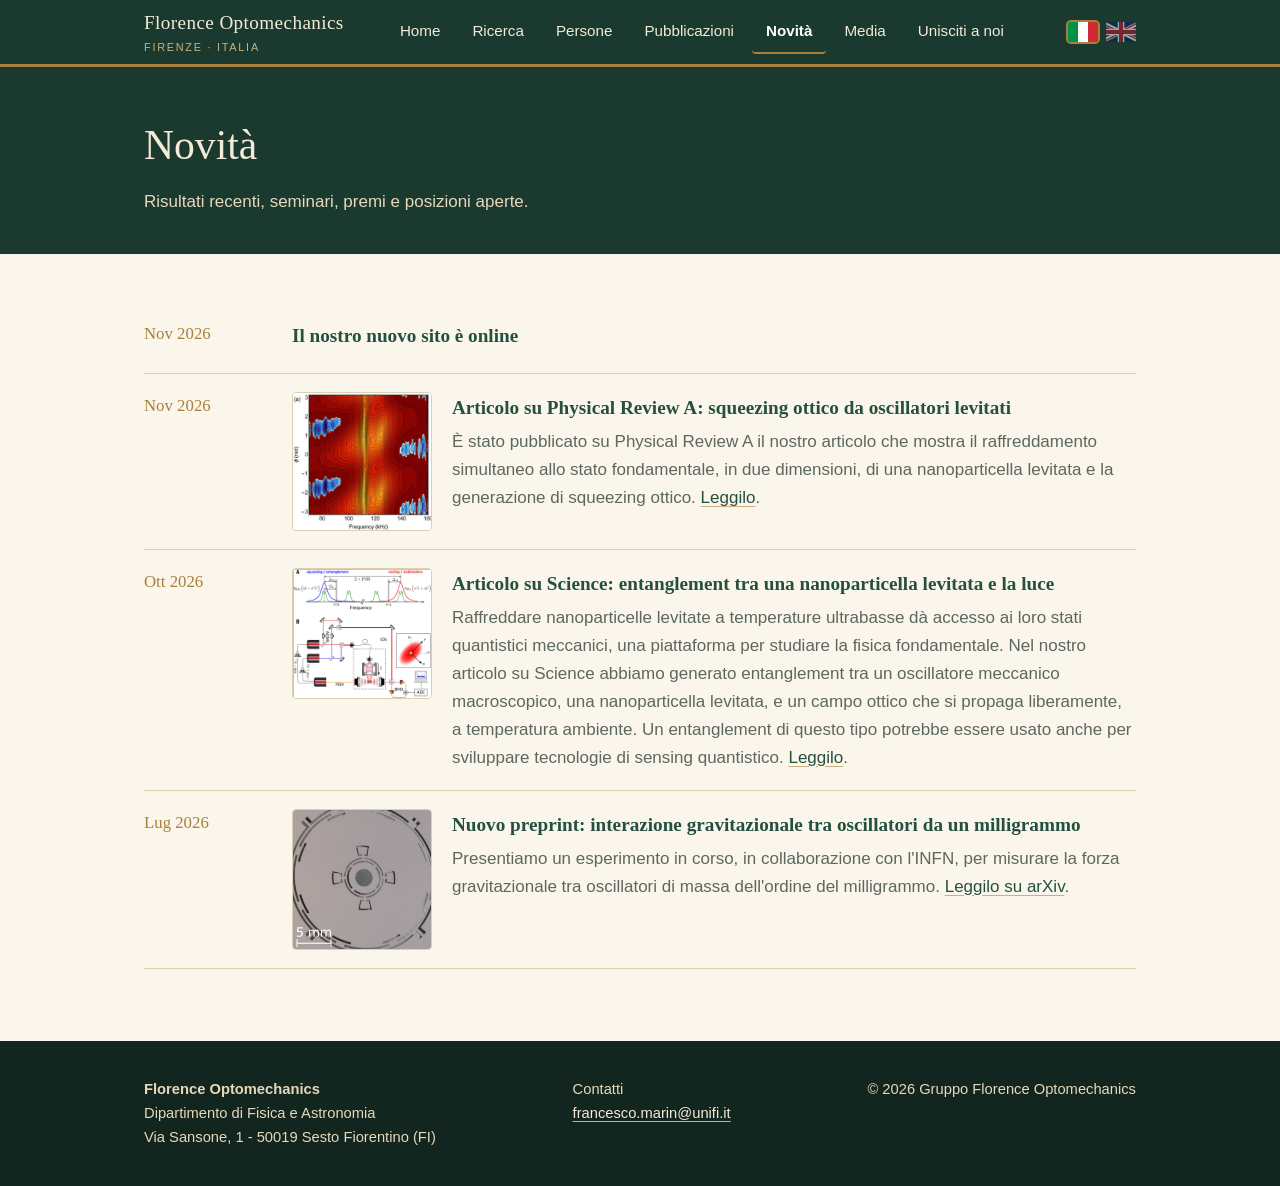
<file: it/news.html>
<!doctype html>
<html lang="it">
<head>
<meta charset="utf-8">
<meta name="viewport" content="width=device-width, initial-scale=1">
<title>Novità · Florence Optomechanics</title>
<link rel="alternate" hreflang="en" href="../news.html">
<link rel="stylesheet" href="../css/style.css">
</head>
<body>
<header class="site-header">
  <div class="wrap">
    <a class="brand" href="index.html">Florence Optomechanics<small>Firenze · Italia</small></a>
    <button class="menu-btn" aria-expanded="false" aria-controls="site-nav">Menu</button>
    <nav id="site-nav" aria-label="Principale">
      <ul>
        <li><a href="index.html">Home</a></li>
        <li><a href="research.html">Ricerca</a></li>
        <li><a href="people.html">Persone</a></li>
        <li><a href="publications.html">Pubblicazioni</a></li>
        <li><a href="news.html" aria-current="page">Novità</a></li>
        <li><a href="media.html">Media</a></li>
        <li><a href="join.html">Unisciti a noi</a></li>
      </ul>
    </nav>
    <div class="lang" role="group" aria-label="Lingua">
      <a href="news.html" hreflang="it" lang="it" title="Italiano" aria-label="Italiano" aria-current="true"><img src="../images/flag-it.svg" alt="" width="30" height="20"></a>
      <a href="../news.html" hreflang="en" lang="en" title="English" aria-label="English"><img src="../images/flag-gb.svg" alt="" width="30" height="20"></a>
    </div>
  </div>
</header>

<div class="page-title"><div class="wrap">
  <h1>Novità</h1>
  <p>Risultati recenti, seminari, premi e posizioni aperte.</p>
</div></div>

<main>
  <div class="wrap">
    <div id="news-list"></div>
  </div>
</main>

<footer>
  <div class="wrap cols">
    <div><strong>Florence Optomechanics</strong><br>Dipartimento di Fisica e Astronomia<br>Via Sansone, 1 - 50019 Sesto Fiorentino (FI)</div>
    <div>Contatti<br><a href="mailto:francesco.marin@unifi.it">francesco.marin@unifi.it</a></div>
    <div>© 2026 Gruppo Florence Optomechanics</div>
  </div>
</footer>
<script src="../js/news-data.js"></script>
<script src="../js/main.js"></script>
</body>
</html>
</file>
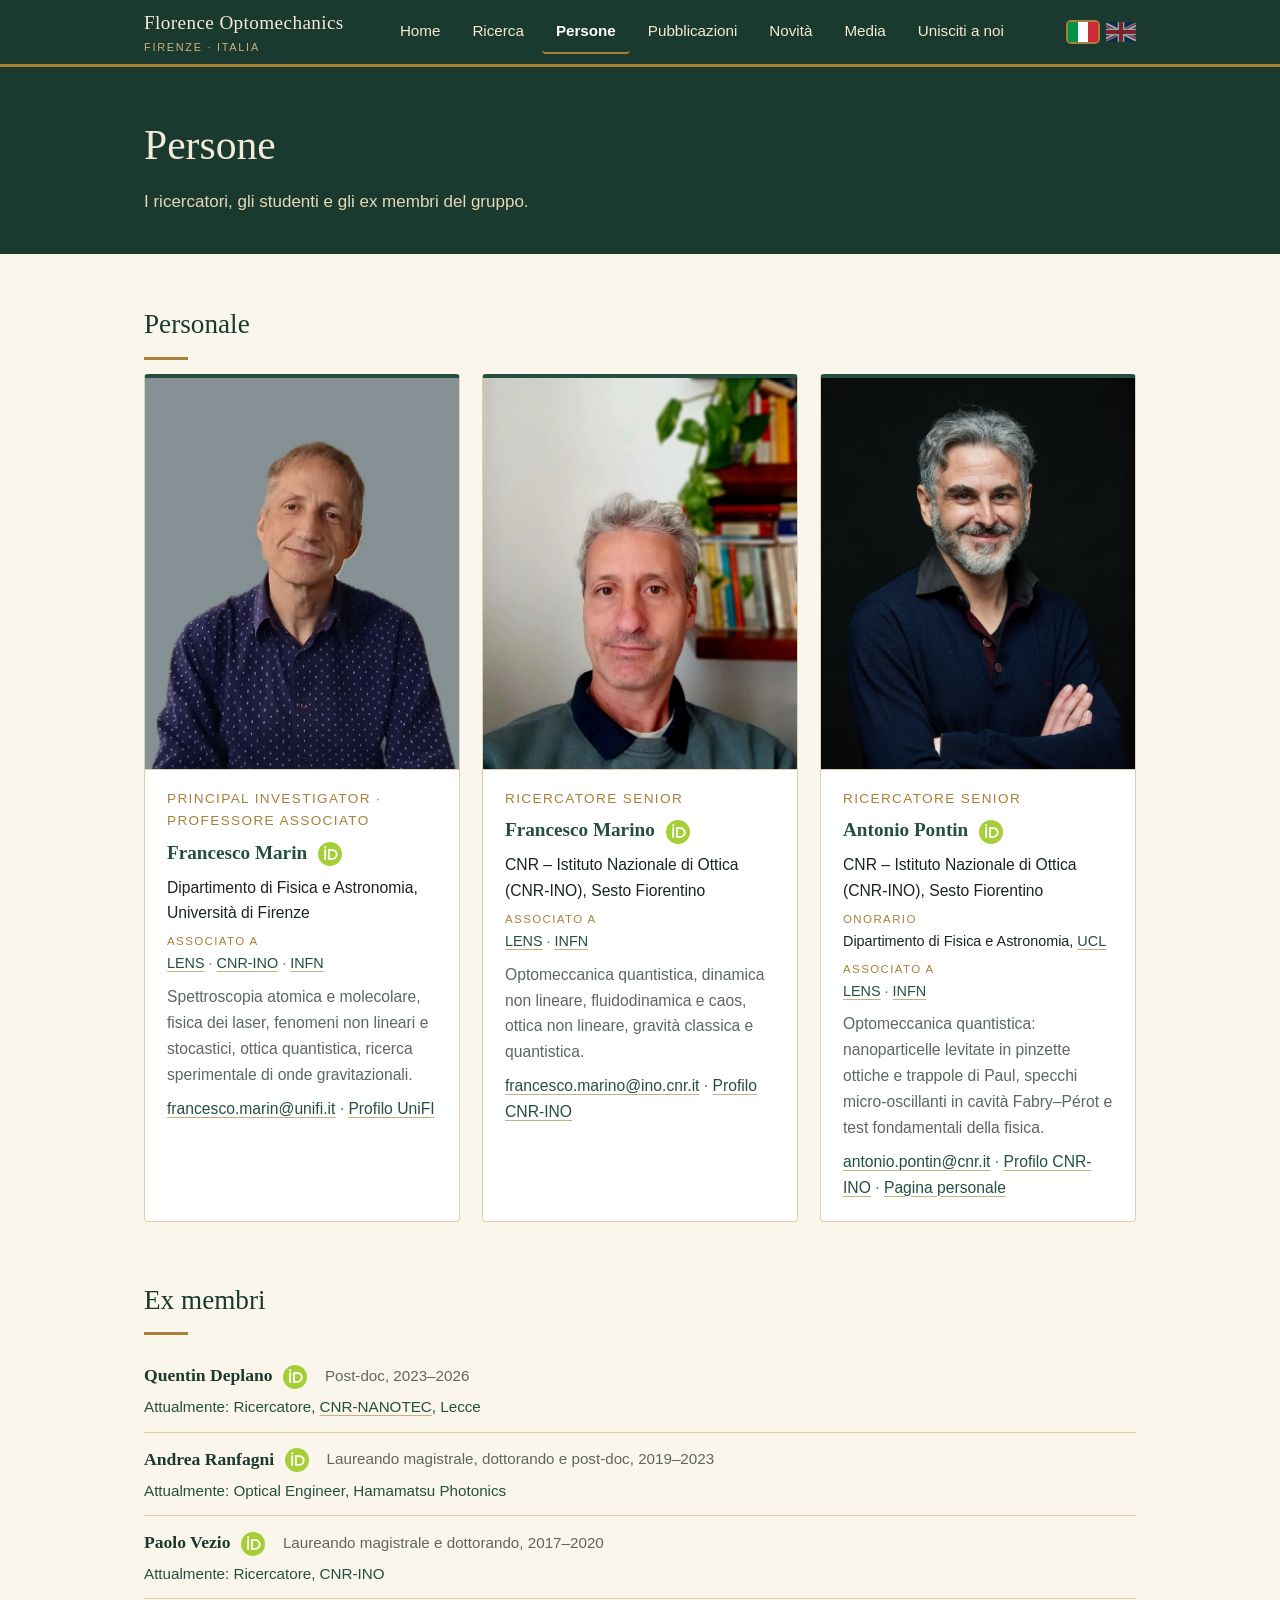
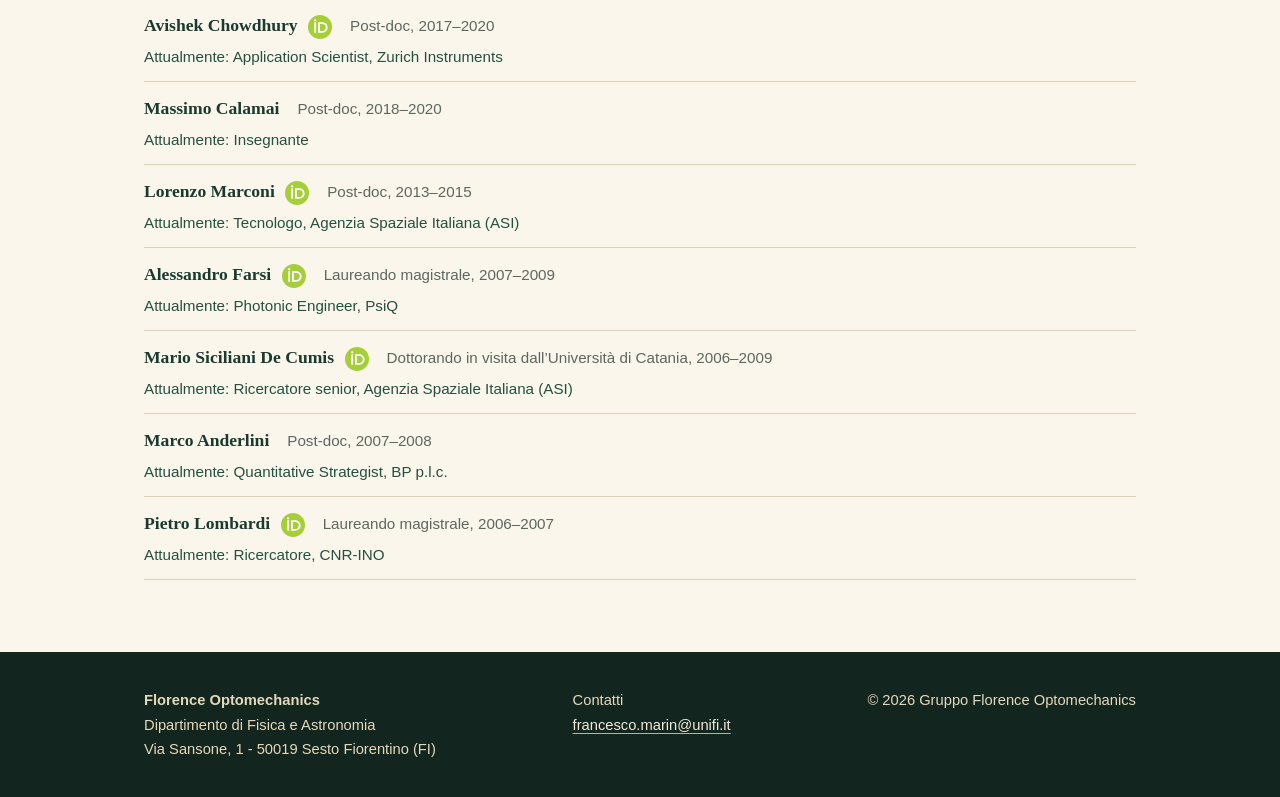
<file: it/people.html>
<!doctype html>
<html lang="it">
<head>
<meta charset="utf-8">
<meta name="viewport" content="width=device-width, initial-scale=1">
<title>Persone · Florence Optomechanics</title>
<link rel="alternate" hreflang="en" href="../people.html">
<link rel="stylesheet" href="../css/style.css">
</head>
<body>
<header class="site-header">
  <div class="wrap">
    <a class="brand" href="index.html">Florence Optomechanics<small>Firenze · Italia</small></a>
    <button class="menu-btn" aria-expanded="false" aria-controls="site-nav">Menu</button>
    <nav id="site-nav" aria-label="Principale">
      <ul>
        <li><a href="index.html">Home</a></li>
        <li><a href="research.html">Ricerca</a></li>
        <li><a href="people.html" aria-current="page">Persone</a></li>
        <li><a href="publications.html">Pubblicazioni</a></li>
        <li><a href="news.html">Novità</a></li>
        <li><a href="media.html">Media</a></li>
        <li><a href="join.html">Unisciti a noi</a></li>
      </ul>
    </nav>
    <div class="lang" role="group" aria-label="Lingua">
      <a href="people.html" hreflang="it" lang="it" title="Italiano" aria-label="Italiano" aria-current="true"><img src="../images/flag-it.svg" alt="" width="30" height="20"></a>
      <a href="../people.html" hreflang="en" lang="en" title="English" aria-label="English"><img src="../images/flag-gb.svg" alt="" width="30" height="20"></a>
    </div>
  </div>
</header>

<div class="page-title"><div class="wrap">
  <h1>Persone</h1>
  <p>I ricercatori, gli studenti e gli ex membri del gruppo.</p>
</div></div>

<main>
  <div class="wrap">
    <section>
      <h2>Personale</h2>
      <div class="grid">
        <article class="card">
          <img class="headshot" src="../images/headshot_marin.jpg" alt="Ritratto di Francesco Marin" width="640" height="800">
          <p class="role">Principal investigator · Professore associato</p>
          <h3>Francesco Marin <a class="orcid" href="https://orcid.org/0000-0001-8227-124X" aria-label="Vedi il profilo ORCID di Francesco Marin"><img src="../images/orcid.svg" alt="ORCID iD" width="24" height="24"></a></h3>
          <p class="affil">Dipartimento di Fisica e Astronomia, Università di Firenze</p>
          <p class="assoc"><span class="label">Associato a</span><a href="https://lens.unifi.it/">LENS</a> · <a href="https://www.ino.cnr.it">CNR-INO</a> · <a href="https://www.infn.it">INFN</a></p>
          <p class="topic">Spettroscopia atomica e molecolare, fisica dei laser, fenomeni non lineari e stocastici, ottica quantistica, ricerca sperimentale di onde gravitazionali.</p>
          <p class="topic"><a href="mailto:francesco.marin@unifi.it">francesco.marin@unifi.it</a> · <a href="https://cercachi.unifi.it/p-doc2-2019-200010-M-3f2a3d30382f31-0.html">Profilo UniFI</a></p>
        </article>
        <article class="card">
          <img class="headshot" src="../images/headshot_marino.jpg" alt="Ritratto di Francesco Marino" width="640" height="800">
          <p class="role">Ricercatore senior</p>
          <h3>Francesco Marino <a class="orcid" href="https://orcid.org/0000-0002-1532-9584" aria-label="Vedi il profilo ORCID di Francesco Marino"><img src="../images/orcid.svg" alt="ORCID iD" width="24" height="24"></a></h3>
          <p class="affil">CNR – Istituto Nazionale di Ottica (CNR-INO), Sesto Fiorentino</p>
          <p class="assoc"><span class="label">Associato a</span><a href="https://lens.unifi.it/">LENS</a> · <a href="https://www.infn.it">INFN</a></p>
          <p class="topic">Optomeccanica quantistica, dinamica non lineare, fluidodinamica e caos, ottica non lineare, gravità classica e quantistica.</p>
          <p class="topic"><a href="mailto:francesco.marino@ino.cnr.it">francesco.marino@ino.cnr.it</a> · <a href="https://www.ino.cnr.it/?page_id=15654&amp;p=a583">Profilo CNR-INO</a></p>
        </article>
        <article class="card">
          <img class="headshot" src="../images/headshot_pontin.jpg" alt="Ritratto di Antonio Pontin" width="640" height="800">
          <p class="role">Ricercatore senior</p>
          <h3>Antonio Pontin <a class="orcid" href="https://orcid.org/0000-0002-9705-697X" aria-label="Vedi il profilo ORCID di Antonio Pontin"><img src="../images/orcid.svg" alt="ORCID iD" width="24" height="24"></a></h3>
          <p class="affil">CNR – Istituto Nazionale di Ottica (CNR-INO), Sesto Fiorentino</p>
          <p class="honorary"><span class="label">Onorario</span>Dipartimento di Fisica e Astronomia, <a href="https://www.ucloptomechanics.com/">UCL</a></p>
          <p class="assoc"><span class="label">Associato a</span><a href="https://lens.unifi.it/">LENS</a> · <a href="https://www.infn.it">INFN</a></p>
          <p class="topic">Optomeccanica quantistica: nanoparticelle levitate in pinzette ottiche e trappole di Paul, specchi micro-oscillanti in cavità Fabry–Pérot e test fondamentali della fisica.</p>
          <p class="topic"><a href="mailto:antonio.pontin@cnr.it">antonio.pontin@cnr.it</a> · <a href="https://www.ino.cnr.it/?page_id=15654&amp;p=a1117">Profilo CNR-INO</a> · <a href="https://apontincnr.github.io/">Pagina personale</a></p>
        </article>
      </div>
    </section>

    <!-- Nascosta per ora: al momento non ci sono studenti. Rimuovere i marcatori di commento per mostrarla di nuovo.
    <section>
      <h2>Dottorandi e studenti magistrali</h2>
      <div class="grid">
        <article class="card">
          <p class="role">Dottorando</p>
          <h3>Name Surname</h3>
          <p class="topic"><span class="todo">[Topic]</span></p>
        </article>
      </div>
    </section>
    -->

    <section>
      <h2>Ex membri</h2>
      <ul class="prev-list">
        <li>
          <span class="prev-name">Quentin Deplano <a class="orcid" href="https://orcid.org/0009-0002-5174-8206" aria-label="Vedi il profilo ORCID di Quentin Deplano"><img src="../images/orcid.svg" alt="ORCID iD" width="24" height="24"></a></span>
          <span class="prev-role">Post-doc, 2023–2026</span>
          <span class="prev-now">Attualmente: Ricercatore, <a href="https://nanotec.cnr.it/">CNR-NANOTEC</a>, Lecce</span>
        </li>
        <li>
          <span class="prev-name">Andrea Ranfagni <a class="orcid" href="https://orcid.org/0000-0002-6014-2794" aria-label="Vedi il profilo ORCID di Andrea Ranfagni"><img src="../images/orcid.svg" alt="ORCID iD" width="24" height="24"></a></span>
          <span class="prev-role">Laureando magistrale, dottorando e post-doc, 2019–2023</span>
          <span class="prev-now">Attualmente: Optical Engineer, Hamamatsu Photonics</span>
        </li>
        <li>
          <span class="prev-name">Paolo Vezio <a class="orcid" href="https://orcid.org/0000-0001-6112-3512" aria-label="Vedi il profilo ORCID di Paolo Vezio"><img src="../images/orcid.svg" alt="ORCID iD" width="24" height="24"></a></span>
          <span class="prev-role">Laureando magistrale e dottorando, 2017–2020</span>
          <span class="prev-now">Attualmente: Ricercatore, CNR-INO</span>
        </li>
        <li>
          <span class="prev-name">Avishek Chowdhury <a class="orcid" href="https://orcid.org/0000-0002-1668-8829" aria-label="Vedi il profilo ORCID di Avishek Chowdhury"><img src="../images/orcid.svg" alt="ORCID iD" width="24" height="24"></a></span>
          <span class="prev-role">Post-doc, 2017–2020</span>
          <span class="prev-now">Attualmente: Application Scientist, Zurich Instruments</span>
        </li>
        <li>
          <span class="prev-name">Massimo Calamai</span>
          <span class="prev-role">Post-doc, 2018–2020</span>
          <span class="prev-now">Attualmente: Insegnante</span>
        </li>
        <li>
          <span class="prev-name">Lorenzo Marconi <a class="orcid" href="https://orcid.org/0000-0001-8497-6606" aria-label="Vedi il profilo ORCID di Lorenzo Marconi"><img src="../images/orcid.svg" alt="ORCID iD" width="24" height="24"></a></span>
          <span class="prev-role">Post-doc, 2013–2015</span>
          <span class="prev-now">Attualmente: Tecnologo, Agenzia Spaziale Italiana (ASI)</span>
        </li>
        <li>
          <span class="prev-name">Alessandro Farsi <a class="orcid" href="https://orcid.org/0000-0001-8305-1652" aria-label="Vedi il profilo ORCID di Alessandro Farsi"><img src="../images/orcid.svg" alt="ORCID iD" width="24" height="24"></a></span>
          <span class="prev-role">Laureando magistrale, 2007–2009</span>
          <span class="prev-now">Attualmente: Photonic Engineer, PsiQ</span>
        </li>
        <li>
          <span class="prev-name">Mario Siciliani De Cumis <a class="orcid" href="https://orcid.org/0000-0003-2854-5881" aria-label="Vedi il profilo ORCID di Mario Siciliani De Cumis"><img src="../images/orcid.svg" alt="ORCID iD" width="24" height="24"></a></span>
          <span class="prev-role">Dottorando in visita dall’Università di Catania, 2006–2009</span>
          <span class="prev-now">Attualmente: Ricercatore senior, Agenzia Spaziale Italiana (ASI)</span>
        </li>
        <li>
          <span class="prev-name">Marco Anderlini</span>
          <span class="prev-role">Post-doc, 2007–2008</span>
          <span class="prev-now">Attualmente: Quantitative Strategist, BP p.l.c.</span>
        </li>
        <li>
          <span class="prev-name">Pietro Lombardi <a class="orcid" href="https://orcid.org/0000-0002-4553-0297" aria-label="Vedi il profilo ORCID di Pietro Lombardi"><img src="../images/orcid.svg" alt="ORCID iD" width="24" height="24"></a></span>
          <span class="prev-role">Laureando magistrale, 2006–2007</span>
          <span class="prev-now">Attualmente: Ricercatore, CNR-INO</span>
        </li>
      </ul>
    </section>
  </div>
</main>

<footer>
  <div class="wrap cols">
    <div><strong>Florence Optomechanics</strong><br>Dipartimento di Fisica e Astronomia<br>Via Sansone, 1 - 50019 Sesto Fiorentino (FI)</div>
    <div>Contatti<br><a href="mailto:francesco.marin@unifi.it">francesco.marin@unifi.it</a></div>
    <div>© 2026 Gruppo Florence Optomechanics</div>
  </div>
</footer>
<script src="../js/main.js"></script>
</body>
</html>
</file>
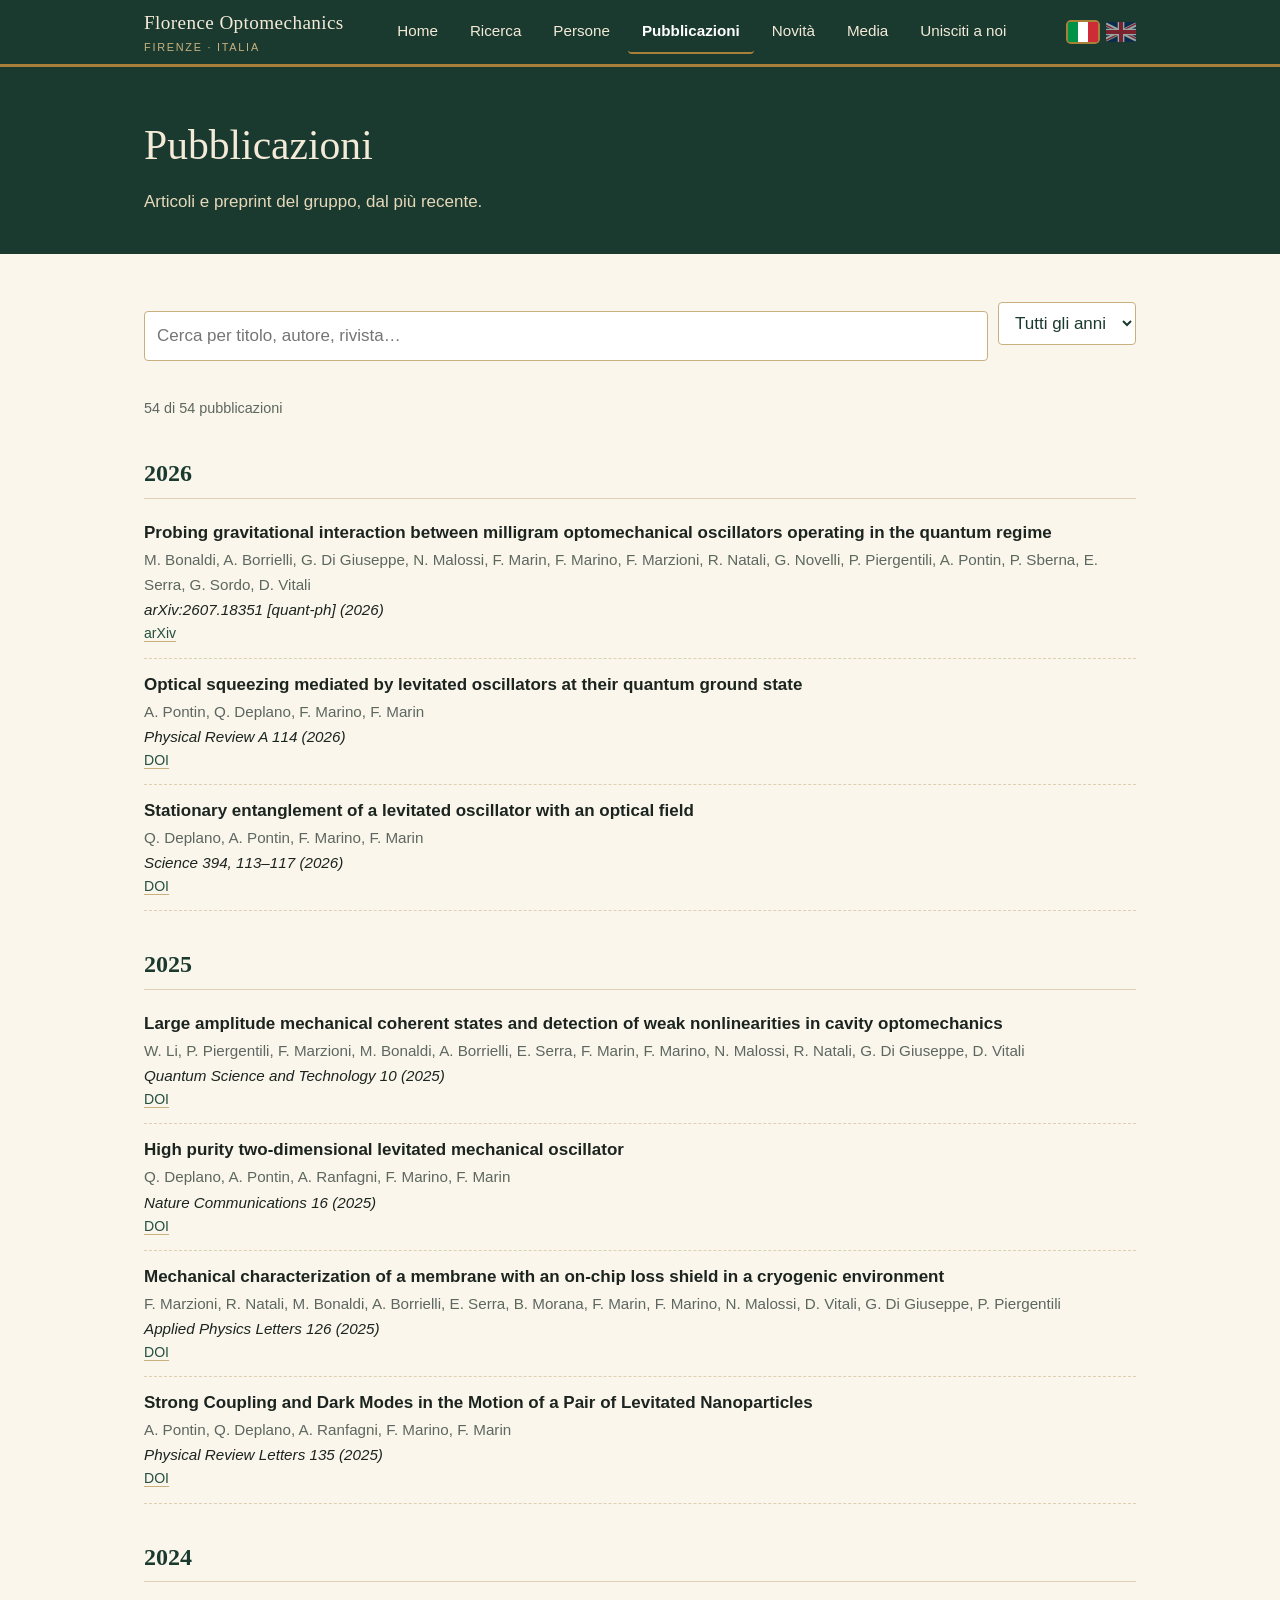
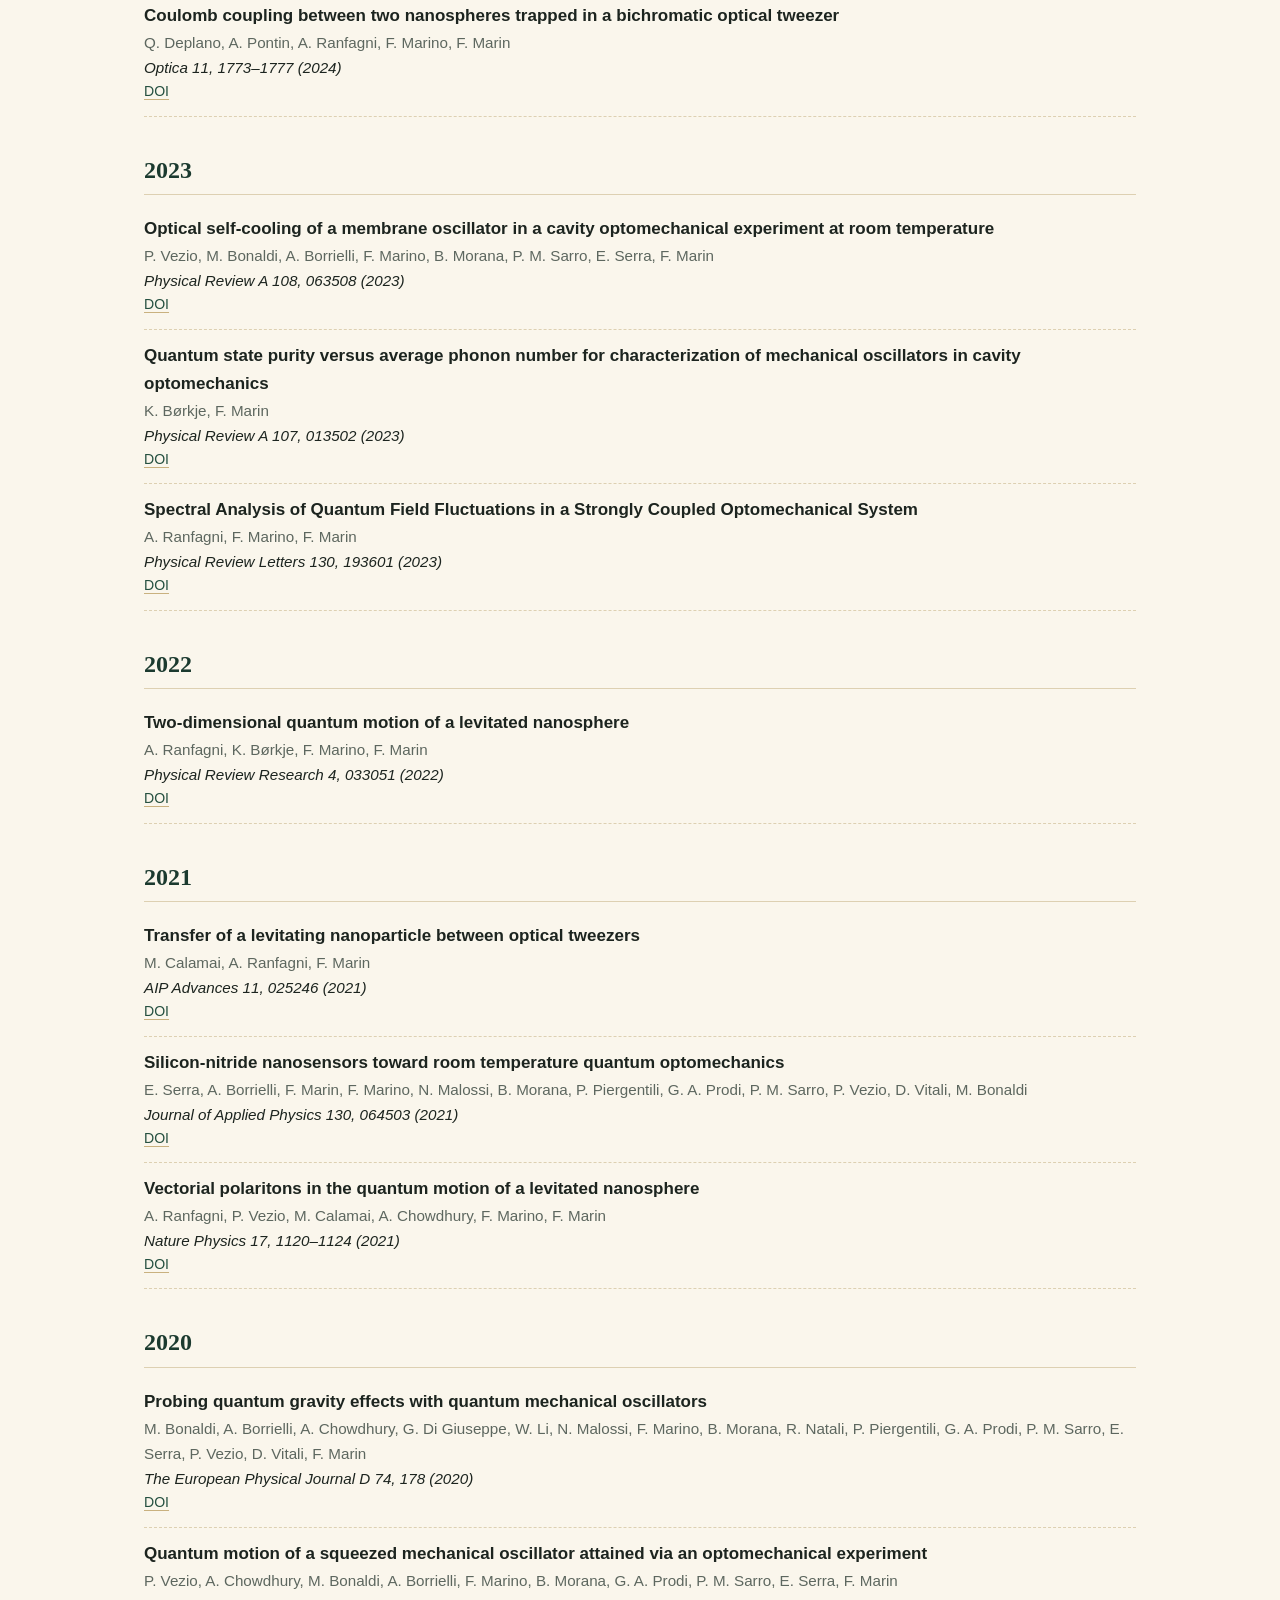
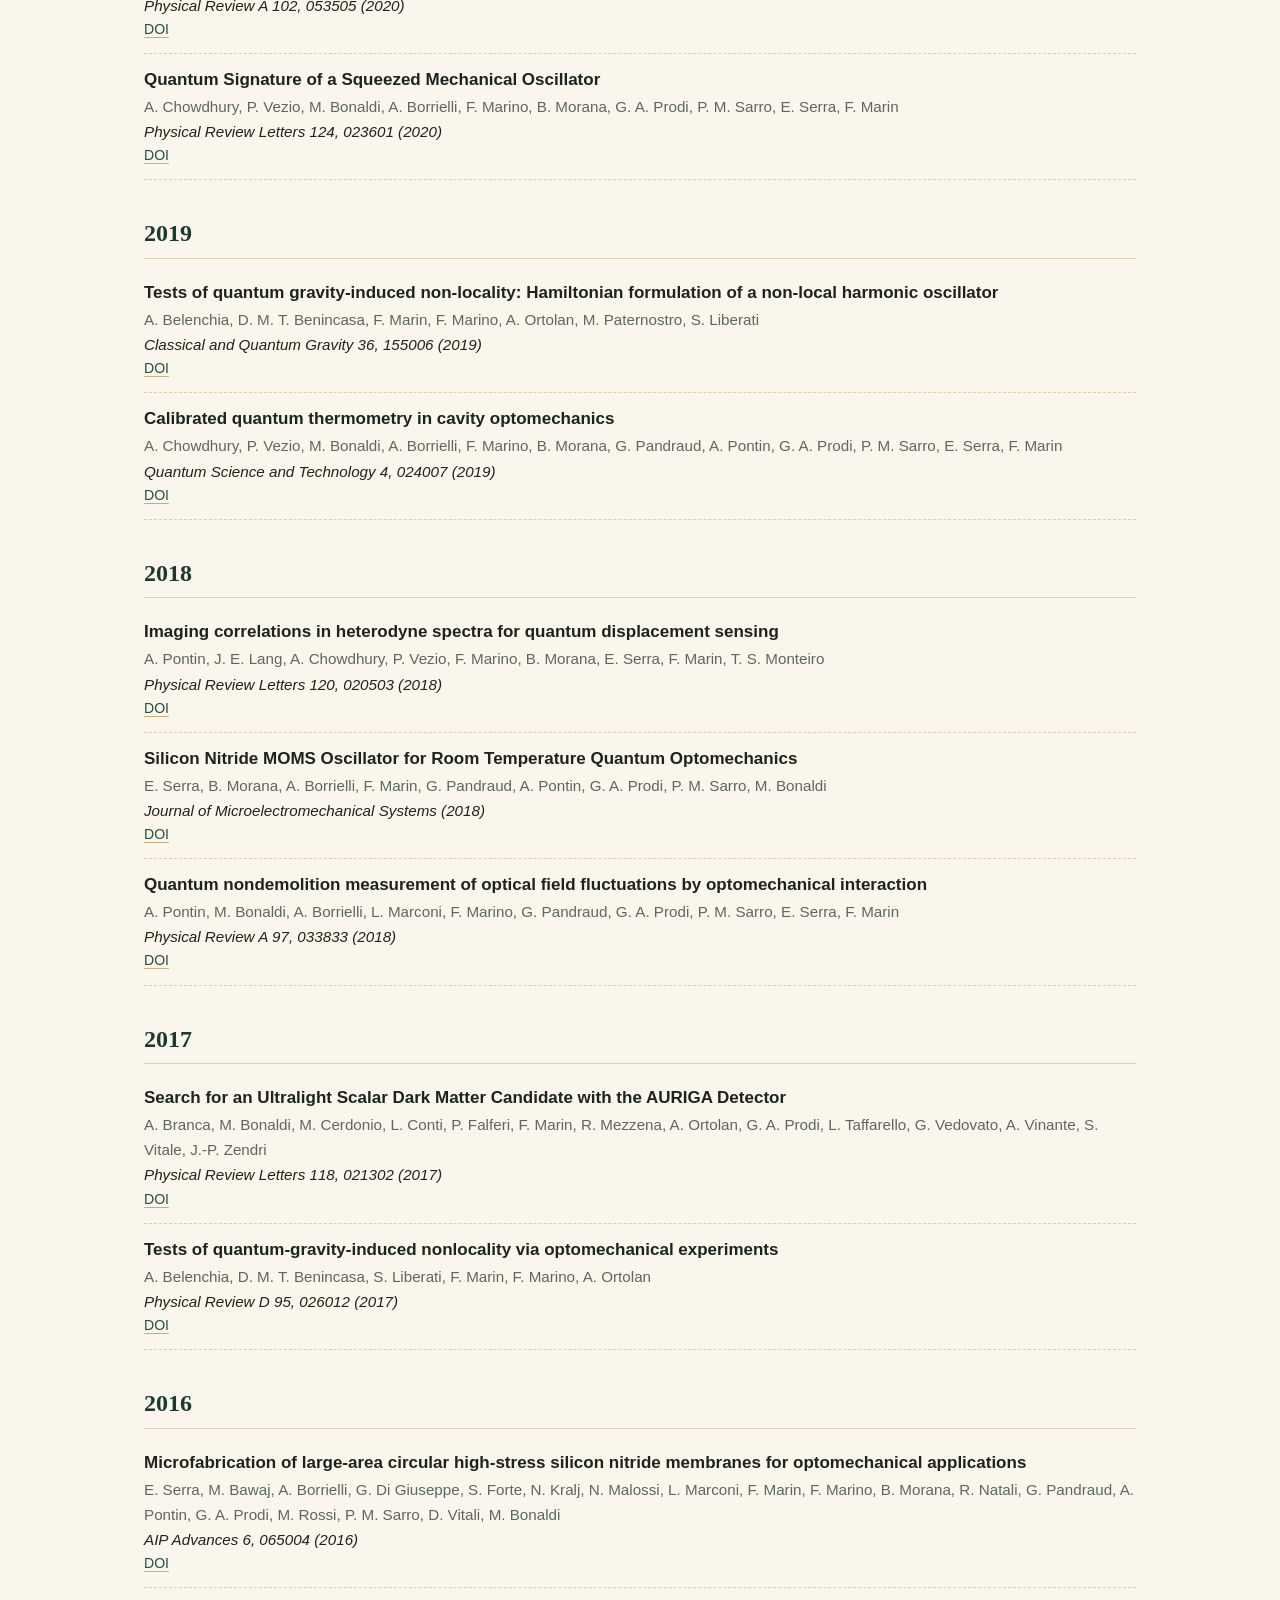
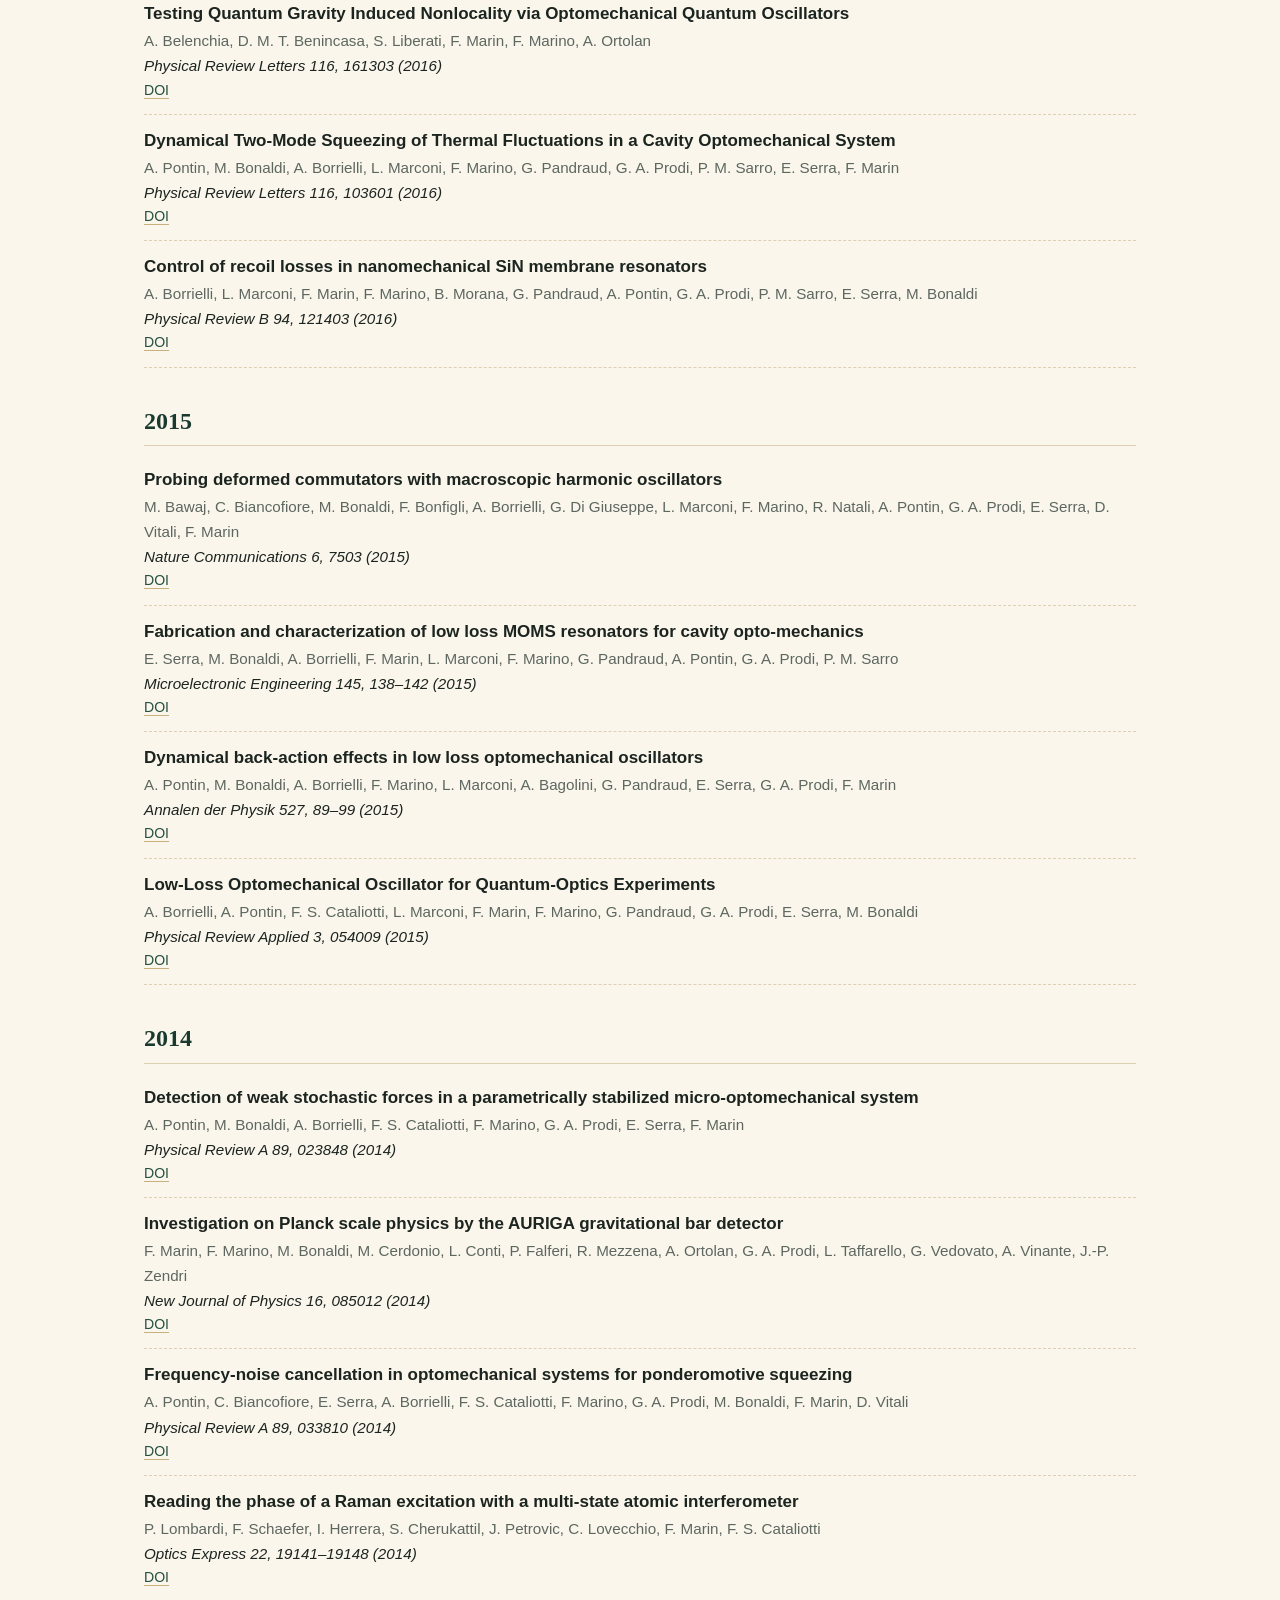
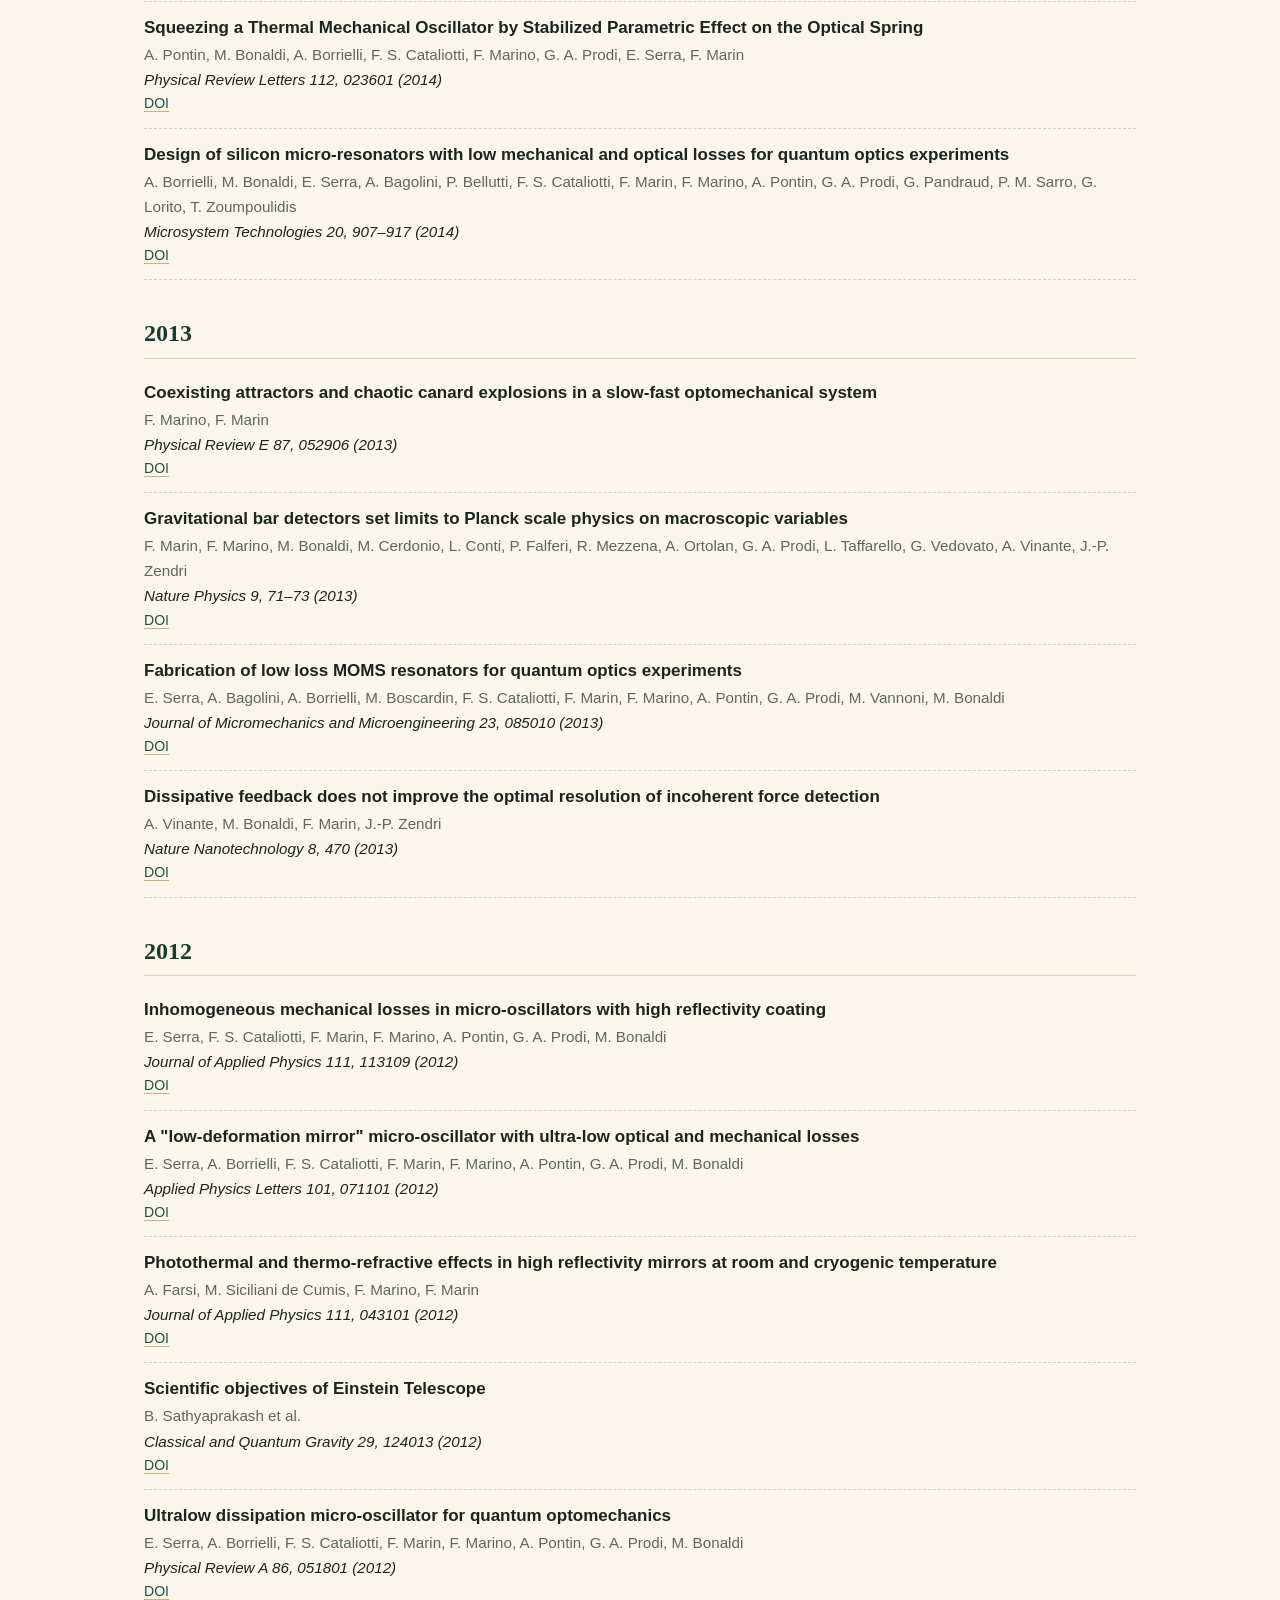
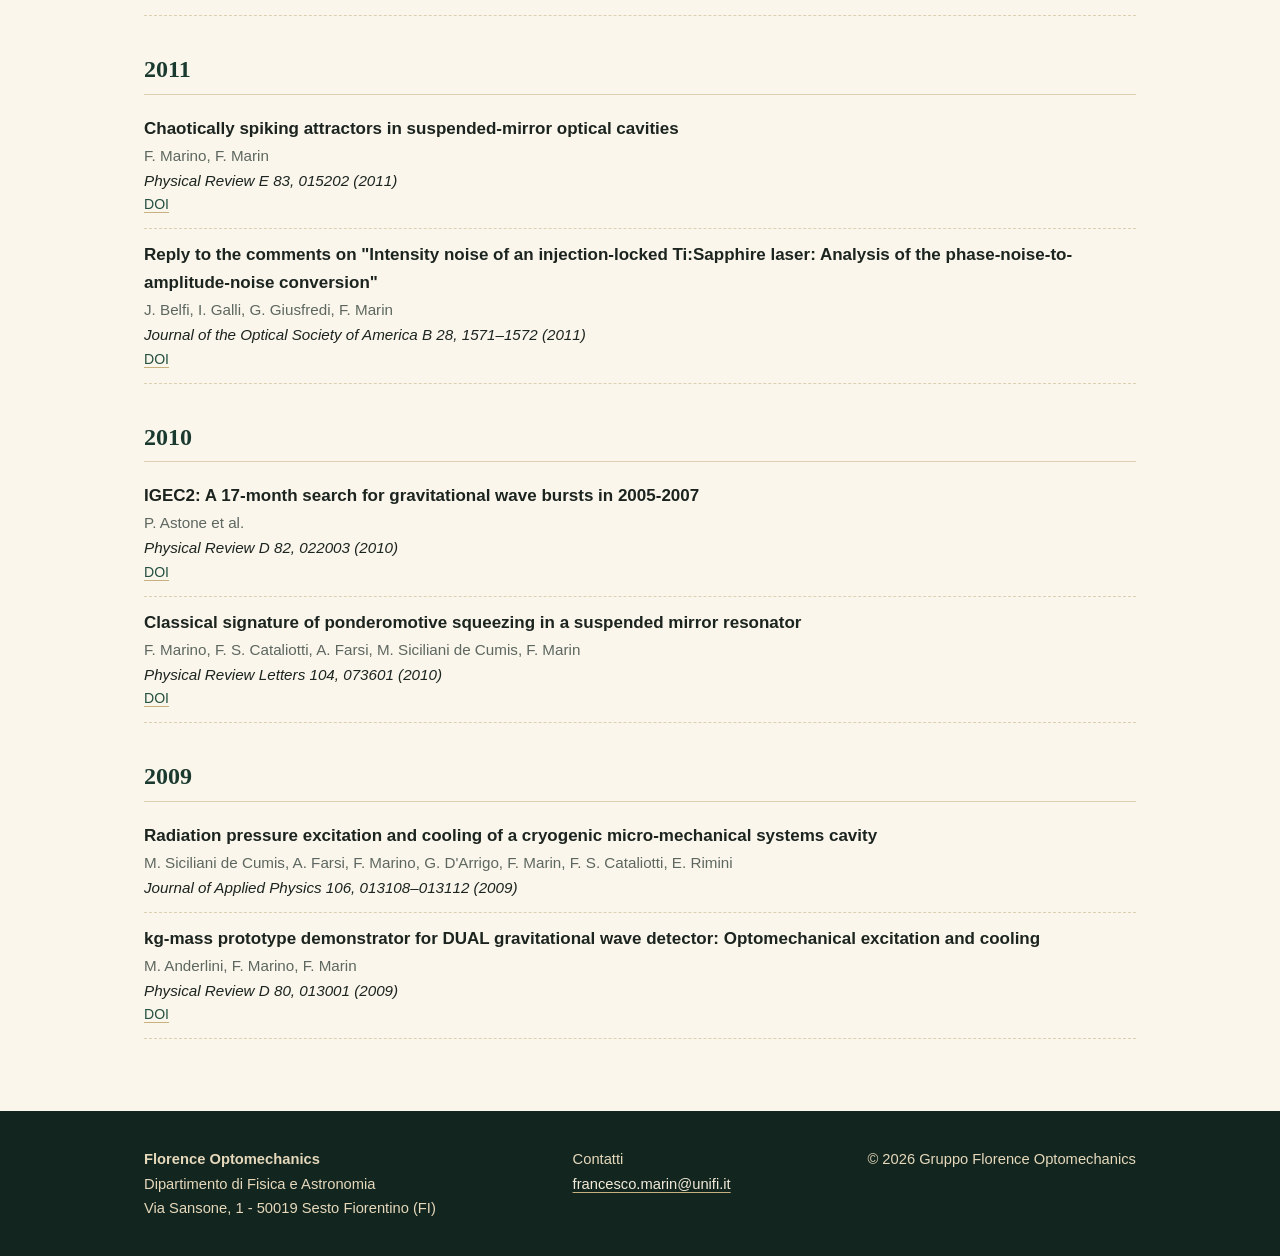
<file: it/publications.html>
<!doctype html>
<html lang="it">
<head>
<meta charset="utf-8">
<meta name="viewport" content="width=device-width, initial-scale=1">
<title>Pubblicazioni · Florence Optomechanics</title>
<link rel="alternate" hreflang="en" href="../publications.html">
<link rel="stylesheet" href="../css/style.css">
</head>
<body>
<header class="site-header">
  <div class="wrap">
    <a class="brand" href="index.html">Florence Optomechanics<small>Firenze · Italia</small></a>
    <button class="menu-btn" aria-expanded="false" aria-controls="site-nav">Menu</button>
    <nav id="site-nav" aria-label="Principale">
      <ul>
        <li><a href="index.html">Home</a></li>
        <li><a href="research.html">Ricerca</a></li>
        <li><a href="people.html">Persone</a></li>
        <li><a href="publications.html" aria-current="page">Pubblicazioni</a></li>
        <li><a href="news.html">Novità</a></li>
        <li><a href="media.html">Media</a></li>
        <li><a href="join.html">Unisciti a noi</a></li>
      </ul>
    </nav>
    <div class="lang" role="group" aria-label="Lingua">
      <a href="publications.html" hreflang="it" lang="it" title="Italiano" aria-label="Italiano" aria-current="true"><img src="../images/flag-it.svg" alt="" width="30" height="20"></a>
      <a href="../publications.html" hreflang="en" lang="en" title="English" aria-label="English"><img src="../images/flag-gb.svg" alt="" width="30" height="20"></a>
    </div>
  </div>
</header>

<div class="page-title"><div class="wrap">
  <h1>Pubblicazioni</h1>
  <p>Articoli e preprint del gruppo, dal più recente.</p>
</div></div>

<main>
  <div class="wrap">
    <div class="filters">
      <input type="search" id="pub-search" placeholder="Cerca per titolo, autore, rivista…" aria-label="Cerca tra le pubblicazioni">
      <div id="pub-years" class="filters" role="group" aria-label="Filtra per anno"></div>
    </div>
    <p class="count" id="pub-count"></p>
    <div id="pub-list"></div>
    <noscript><p>Abilita JavaScript per vedere l’elenco delle pubblicazioni.</p></noscript>
  </div>
</main>

<footer>
  <div class="wrap cols">
    <div><strong>Florence Optomechanics</strong><br>Dipartimento di Fisica e Astronomia<br>Via Sansone, 1 - 50019 Sesto Fiorentino (FI)</div>
    <div>Contatti<br><a href="mailto:francesco.marin@unifi.it">francesco.marin@unifi.it</a></div>
    <div>© 2026 Gruppo Florence Optomechanics</div>
  </div>
</footer>
<script src="../js/publications-data.js"></script>
<script src="../js/main.js"></script>
</body>
</html>
</file>
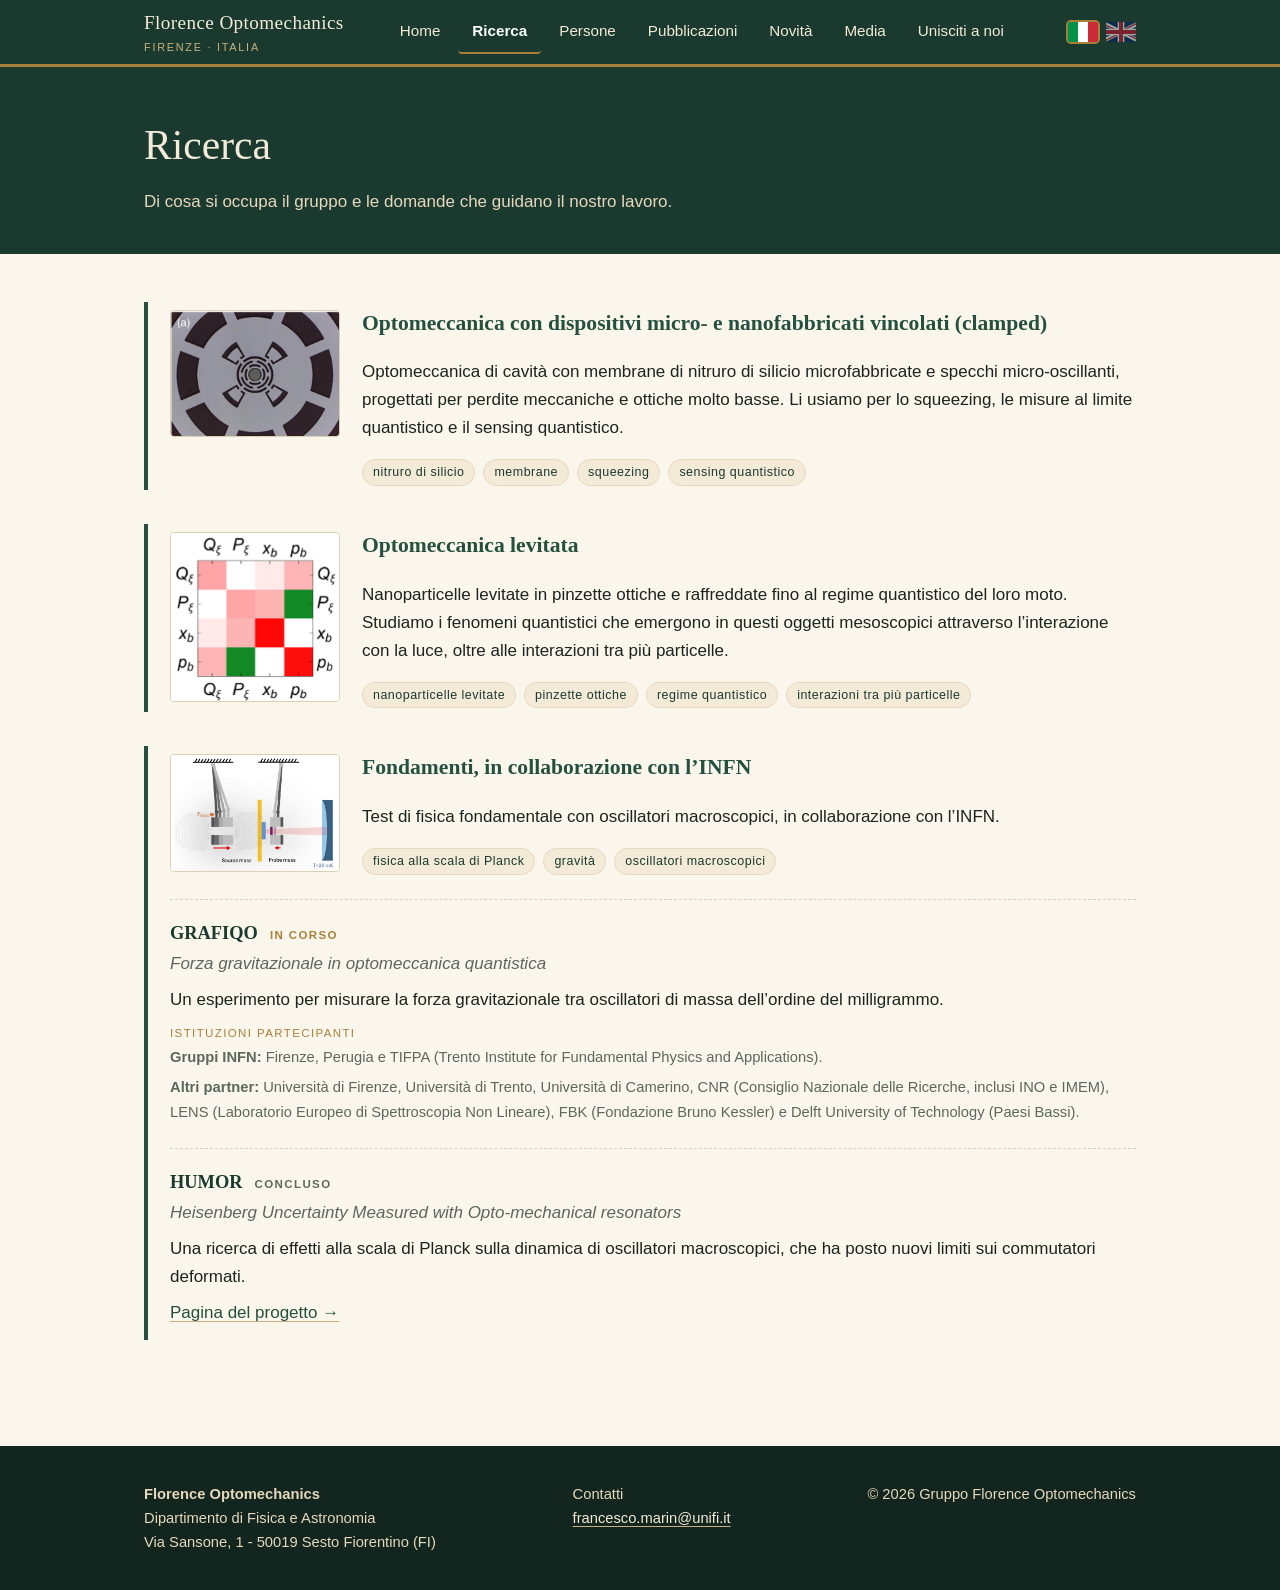
<file: it/research.html>
<!doctype html>
<html lang="it">
<head>
<meta charset="utf-8">
<meta name="viewport" content="width=device-width, initial-scale=1">
<title>Ricerca · Florence Optomechanics</title>
<link rel="alternate" hreflang="en" href="../research.html">
<link rel="stylesheet" href="../css/style.css">
</head>
<body>
<header class="site-header">
  <div class="wrap">
    <a class="brand" href="index.html">Florence Optomechanics<small>Firenze · Italia</small></a>
    <button class="menu-btn" aria-expanded="false" aria-controls="site-nav">Menu</button>
    <nav id="site-nav" aria-label="Principale">
      <ul>
        <li><a href="index.html">Home</a></li>
        <li><a href="research.html" aria-current="page">Ricerca</a></li>
        <li><a href="people.html">Persone</a></li>
        <li><a href="publications.html">Pubblicazioni</a></li>
        <li><a href="news.html">Novità</a></li>
        <li><a href="media.html">Media</a></li>
        <li><a href="join.html">Unisciti a noi</a></li>
      </ul>
    </nav>
    <div class="lang" role="group" aria-label="Lingua">
      <a href="research.html" hreflang="it" lang="it" title="Italiano" aria-label="Italiano" aria-current="true"><img src="../images/flag-it.svg" alt="" width="30" height="20"></a>
      <a href="../research.html" hreflang="en" lang="en" title="English" aria-label="English"><img src="../images/flag-gb.svg" alt="" width="30" height="20"></a>
    </div>
  </div>
</header>

<div class="page-title"><div class="wrap">
  <h1>Ricerca</h1>
  <p>Di cosa si occupa il gruppo e le domande che guidano il nostro lavoro.</p>
</div></div>

<main>
  <div class="wrap">
    <div class="topic-block">
      <div class="topic-head has-thumb">
        <img class="topic-thumb" src="../images/line_1.png" alt="Fotografia di un oscillatore microfabbricato con un disco centrale circondato da anelli concentrici con fenditure" width="251" height="187">
        <div>
          <h3>Optomeccanica con dispositivi micro- e nanofabbricati vincolati (clamped)</h3>
          <p>Optomeccanica di cavità con membrane di nitruro di silicio microfabbricate e specchi micro-oscillanti, progettati per perdite meccaniche e ottiche molto basse. Li usiamo per lo squeezing, le misure al limite quantistico e il sensing quantistico.</p>
          <div class="tags"><span class="tag">nitruro di silicio</span><span class="tag">membrane</span><span class="tag">squeezing</span><span class="tag">sensing quantistico</span></div>
        </div>
      </div>
    </div>

    <div class="topic-block">
      <div class="topic-head has-thumb">
        <img class="topic-thumb" src="../images/line_2.png" alt="Matrice 4 per 4 codificata a colori, con quadrati rossi, rosa e verdi, e le etichette Qξ, Pξ, xb e pb" width="221" height="221">
        <div>
          <h3>Optomeccanica levitata</h3>
          <p>Nanoparticelle levitate in pinzette ottiche e raffreddate fino al regime quantistico del loro moto. Studiamo i fenomeni quantistici che emergono in questi oggetti mesoscopici attraverso l’interazione con la luce, oltre alle interazioni tra più particelle.</p>
          <div class="tags"><span class="tag">nanoparticelle levitate</span><span class="tag">pinzette ottiche</span><span class="tag">regime quantistico</span><span class="tag">interazioni tra più particelle</span></div>
        </div>
      </div>
    </div>

    <div class="topic-block">
      <div class="topic-head has-thumb">
        <img class="topic-thumb" src="../images/line_3.png" alt="Schema di una massa sorgente sospesa e di una massa di prova sospesa, separate da una piastra, con un fascio di luce che va dalla massa di prova a uno specchio; indicato T = 20 mK" width="585" height="402">
        <div>
          <h3>Fondamenti, in collaborazione con l’INFN</h3>
          <p>Test di fisica fondamentale con oscillatori macroscopici, in collaborazione con l’INFN.</p>
          <div class="tags"><span class="tag">fisica alla scala di Planck</span><span class="tag">gravità</span><span class="tag">oscillatori macroscopici</span></div>
        </div>
      </div>

      <div class="project">
        <h4>GRAFIQO <span class="status">In corso</span></h4>
        <p class="subtitle">Forza gravitazionale in optomeccanica quantistica</p>
        <p>Un esperimento per misurare la forza gravitazionale tra oscillatori di massa dell’ordine del milligrammo.</p>
        <div class="collab">
          <span class="label">Istituzioni partecipanti</span>
          <p><strong>Gruppi INFN:</strong> Firenze, Perugia e TIFPA (Trento Institute for Fundamental Physics and Applications).</p>
          <p><strong>Altri partner:</strong> Università di Firenze, Università di Trento, Università di Camerino, CNR (Consiglio Nazionale delle Ricerche, inclusi INO e IMEM), LENS (Laboratorio Europeo di Spettroscopia Non Lineare), FBK (Fondazione Bruno Kessler) e Delft University of Technology (Paesi Bassi).</p>
        </div>
      </div>

      <div class="project">
        <h4>HUMOR <span class="status ended">Concluso</span></h4>
        <p class="subtitle">Heisenberg Uncertainty Measured with Opto-mechanical resonators</p>
        <p>Una ricerca di effetti alla scala di Planck sulla dinamica di oscillatori macroscopici, che ha posto nuovi limiti sui commutatori deformati.</p>
        <p><a href="https://www.tifpa.infn.it/projects/humor/">Pagina del progetto →</a></p>
      </div>
    </div>
  </div>
</main>

<footer>
  <div class="wrap cols">
    <div><strong>Florence Optomechanics</strong><br>Dipartimento di Fisica e Astronomia<br>Via Sansone, 1 - 50019 Sesto Fiorentino (FI)</div>
    <div>Contatti<br><a href="mailto:francesco.marin@unifi.it">francesco.marin@unifi.it</a></div>
    <div>© 2026 Gruppo Florence Optomechanics</div>
  </div>
</footer>
<script src="../js/main.js"></script>
</body>
</html>
</file>
<file: css/style.css>
/* Florence Optomechanics — deep green + warm sand. No images: typography only. */
:root {
  --green-900: #12261f;
  --green-800: #1b3a2f;
  --green-700: #255040;
  --green-500: #3f7a63;
  --sand-50:  #faf6ec;
  --sand-100: #f3ead8;
  --sand-200: #e6d8bb;
  --sand-400: #c9b17f;
  --gold:     #a9803a;
  --ink:      #1c241f;
  --muted:    #5d675f;
  --line:     #ddd0b2;
  --maxw: 1040px;
  --serif: "Iowan Old Style", "Palatino Linotype", Palatino, Georgia, "Times New Roman", serif;
  --sans: -apple-system, BlinkMacSystemFont, "Segoe UI", Roboto, "Helvetica Neue", Arial, sans-serif;
}

* { box-sizing: border-box; }
html { scroll-behavior: smooth; }
body {
  margin: 0;
  font-family: var(--sans);
  font-size: 17px;
  line-height: 1.65;
  color: var(--ink);
  background: var(--sand-50);
}
a { color: var(--green-700); text-decoration-color: var(--sand-400); text-underline-offset: 3px; }
a:hover { color: var(--green-500); }
.wrap { max-width: var(--maxw); margin: 0 auto; padding: 0 24px; }

/* Header / tabs */
.site-header {
  background: var(--green-800);
  color: var(--sand-100);
  position: sticky; top: 0; z-index: 20;
  border-bottom: 3px solid var(--gold);
}
.site-header .wrap { display: flex; align-items: center; justify-content: space-between; min-height: 64px; gap: 16px; }
.brand { font-family: var(--serif); font-size: 1.2rem; letter-spacing: .02em; color: var(--sand-100); text-decoration: none; white-space: nowrap; }
.brand small { display: block; font-family: var(--sans); font-size: .68rem; letter-spacing: .16em; text-transform: uppercase; color: var(--sand-400); }
nav ul { list-style: none; display: flex; gap: 4px; margin: 0; padding: 0; }
nav a {
  display: block; padding: 8px 14px; color: var(--sand-100); text-decoration: none;
  font-size: .95rem; border-radius: 4px; border-bottom: 2px solid transparent;
}
nav a:hover { background: var(--green-700); color: #fff; }
nav a[aria-current="page"] { border-bottom-color: var(--gold); color: #fff; font-weight: 600; }
.lang { display: flex; gap: 8px; align-items: center; margin-left: 8px; }
.lang a { display: block; line-height: 0; border-radius: 3px; opacity: .55; }
.lang a:hover, .lang a:focus-visible { opacity: 1; }
.lang a[aria-current] { opacity: 1; box-shadow: 0 0 0 2px var(--gold); }
.lang img { display: block; border-radius: 2px; }
.menu-btn { display: none; background: none; border: 1px solid var(--sand-400); color: var(--sand-100); padding: 6px 12px; border-radius: 4px; font: inherit; cursor: pointer; }

/* Hero (pure typography) */
.hero {
  background:
    linear-gradient(90deg, rgba(18,38,31,.92) 0%, rgba(18,38,31,.78) 45%, rgba(18,38,31,.45) 100%),
    var(--green-800) url("../images/hero.jpg") center / cover no-repeat;
  color: var(--sand-100); padding: 110px 0 100px;
}
.hero .eyebrow { text-transform: uppercase; letter-spacing: .2em; font-size: .78rem; color: var(--sand-400); margin: 0 0 18px; }
.hero h1 { font-family: var(--serif); font-weight: 500; font-size: clamp(2rem, 5vw, 3.4rem); line-height: 1.12; margin: 0 0 22px; max-width: 18ch; }
.hero p.lead { font-size: 1.2rem; max-width: 60ch; color: var(--sand-200); margin: 0 0 28px; }
.btn { display: inline-block; padding: 11px 22px; border-radius: 4px; background: var(--gold); color: #fff; text-decoration: none; font-weight: 600; font-size: .95rem; }
.btn:hover { background: #bf9347; color: #fff; }
.btn.ghost { background: transparent; border: 1px solid var(--sand-400); color: var(--sand-100); margin-left: 10px; }
.btn.ghost:hover { background: var(--green-700); }

/* Figures: keep image files in images/ and reference them with <img src="images/...">. */
figure.figure { margin: 28px 0; }
figure.figure img { display: block; max-width: 100%; height: auto; border: 1px solid var(--line); border-radius: 4px; }
figure.figure figcaption { font-size: .9rem; color: var(--muted); margin-top: 8px; }

/* Page title band for inner pages */
.page-title { background: var(--green-800); color: var(--sand-100); padding: 44px 0 38px; }
.page-title h1 { font-family: var(--serif); font-weight: 500; margin: 0; font-size: clamp(1.8rem, 4vw, 2.6rem); }
.page-title p { margin: 8px 0 0; color: var(--sand-200); max-width: 62ch; }

/* Content */
main { padding: 48px 0 72px; }
section + section { margin-top: 56px; }
h2 { font-family: var(--serif); font-weight: 500; font-size: 1.7rem; color: var(--green-800); margin: 0 0 14px; }
h2::after { content: ""; display: block; width: 44px; height: 3px; background: var(--gold); margin-top: 10px; }
h3 { font-family: var(--serif); font-weight: 600; font-size: 1.2rem; color: var(--green-700); margin: 26px 0 6px; }
.hero .todo { color: var(--ink); }
.todo { background: #fff3cf; border-left: 4px solid var(--gold); padding: 2px 8px; border-radius: 2px; font-size: .92em; }

.grid { display: grid; gap: 22px; grid-template-columns: repeat(auto-fill, minmax(280px, 1fr)); }
.card { background: #fff; border: 1px solid var(--line); border-top: 4px solid var(--green-700); border-radius: 4px; padding: 22px 22px 20px; }
.card h3 { margin-top: 0; }
.card p { margin: 0; color: var(--muted); font-size: .98rem; }
.orcid { display: inline-block; vertical-align: middle; margin-left: 6px; line-height: 0; }
.orcid img { display: block; }
.headshot { display: block; width: calc(100% + 44px); max-width: none; height: auto; aspect-ratio: 4 / 5; object-fit: cover; object-position: top; margin: -22px -22px 18px; border-bottom: 1px solid var(--line); }
.card .role { font-size: .85rem; color: var(--gold); text-transform: uppercase; letter-spacing: .1em; margin: 0 0 4px; }
.card p.affil { color: var(--ink); font-size: .98rem; }
.card p.honorary { margin-top: 6px; font-size: .9rem; color: var(--ink); }
.card p.honorary .label { display: block; font-size: .72rem; letter-spacing: .12em; text-transform: uppercase; color: var(--gold); margin-bottom: 1px; }
.card p.assoc { margin-top: 6px; font-size: .9rem; }
.card p.assoc .label { display: block; font-size: .72rem; letter-spacing: .12em; text-transform: uppercase; color: var(--gold); margin-bottom: 1px; }
.card .topic { margin-top: 8px; }
.card p.more { margin-top: 10px; font-size: .92rem; }

.band { background: var(--sand-100); border-top: 1px solid var(--line); border-bottom: 1px solid var(--line); padding: 44px 0; margin-top: 56px; }

/* Previous members (compact list) */
.prev-list { list-style: none; margin: 0; padding: 0; }
.prev-list li { padding: 12px 0; border-bottom: 1px solid var(--line); display: flex; flex-wrap: wrap; align-items: center; gap: 4px 18px; }
.prev-name { font-family: var(--serif); font-weight: 600; font-size: 1.1rem; color: var(--green-800); }
.prev-role { color: var(--muted); font-size: .95rem; }
.prev-now { color: var(--green-700); font-size: .95rem; flex-basis: 100%; }

/* Research accordion-style blocks */
.topic-block { border-left: 4px solid var(--green-700); padding: 4px 0 4px 22px; margin: 0 0 34px; }
.topic-block h3 { margin-top: 0; font-size: 1.35rem; }
.topic-head.has-thumb { display: flex; gap: 22px; align-items: flex-start; }
.topic-head.has-thumb > div { flex: 1; min-width: 0; }
.topic-thumb { display: block; flex: none; width: 170px; height: auto; border: 1px solid var(--line); border-radius: 4px; background: #fff; margin-top: 4px; }
.project { margin: 24px 0 0; padding-top: 18px; border-top: 1px dashed var(--line); }
.project h4 { font-family: var(--serif); font-weight: 600; font-size: 1.15rem; color: var(--green-800); margin: 0 0 2px; display: flex; flex-wrap: wrap; align-items: baseline; gap: 2px 12px; }
.project p { margin: 0 0 8px; }
.project .subtitle { font-style: italic; color: var(--muted); }
.status { font-family: var(--sans); font-size: .72rem; letter-spacing: .12em; text-transform: uppercase; font-weight: 600; color: var(--gold); }
.status.ended { color: var(--muted); }
.collab { margin-top: 10px; font-size: .92rem; color: var(--muted); }
.collab .label { display: block; font-size: .72rem; letter-spacing: .12em; text-transform: uppercase; color: var(--gold); margin-bottom: 2px; }
.collab p { margin: 0 0 6px; }
.tags { display: flex; flex-wrap: wrap; gap: 8px; margin-top: 10px; }
.tag { font-size: .78rem; letter-spacing: .04em; background: var(--sand-100); border: 1px solid var(--sand-200); color: var(--green-800); padding: 2px 10px; border-radius: 999px; }

/* Publications */
.filters { display: flex; flex-wrap: wrap; gap: 10px; align-items: center; margin-bottom: 26px; }
.filters input[type="search"] { flex: 1 1 240px; padding: 10px 12px; border: 1px solid var(--sand-400); border-radius: 4px; font: inherit; background: #fff; }
.filters select { padding: 10px 12px; border: 1px solid var(--sand-400); border-radius: 4px; font: inherit; background: #fff; color: var(--green-800); cursor: pointer; }
.filters button { padding: 8px 14px; border: 1px solid var(--sand-400); background: #fff; border-radius: 999px; font: inherit; font-size: .88rem; cursor: pointer; color: var(--green-800); }
.filters button[aria-pressed="true"] { background: var(--green-800); color: var(--sand-100); border-color: var(--green-800); }
.year { font-family: var(--serif); font-size: 1.5rem; color: var(--green-800); margin: 34px 0 8px; padding-bottom: 4px; border-bottom: 1px solid var(--line); }
.pub { padding: 12px 0; border-bottom: 1px dashed var(--line); }
.pub .t { font-weight: 600; color: var(--ink); }
.pub .a { color: var(--muted); font-size: .95rem; }
.pub .j { font-style: italic; font-size: .95rem; }
.pub .l { font-size: .88rem; }
.pub .l a { margin-right: 12px; }
.count { color: var(--muted); font-size: .9rem; }

/* News */
.news-item { display: grid; grid-template-columns: 130px 1fr; gap: 18px; padding: 18px 0; border-bottom: 1px solid var(--line); }
.news-item time { font-family: var(--serif); color: var(--gold); font-size: 1.05rem; }
.news-item h3 { margin: 0 0 4px; }
.news-item p { margin: 0; color: var(--muted); }
.news-body.has-thumb { display: flex; gap: 20px; align-items: flex-start; }
.news-thumb { display: block; flex: none; width: 140px; height: auto; border: 1px solid var(--line); border-radius: 4px; }

/* Photo row (Join us) */
.photo-row { display: flex; gap: 16px; margin-top: 28px; }
.photo-row img { flex: 1 1 0; min-width: 0; max-width: 300px; aspect-ratio: 4 / 5; object-fit: cover; height: auto; border: 1px solid var(--line); border-radius: 4px; }

/* Media */
.jump { font-size: .95rem; }
.jump a { color: var(--sand-200); }
.gallery-group { margin: 0 0 44px; }
.gallery-group h3 { margin-top: 0; }
.group-caption { color: var(--muted); max-width: 70ch; margin: 0 0 16px; }
.photo-grid { display: grid; grid-template-columns: repeat(auto-fill, minmax(210px, 1fr)); gap: 12px; }
.photo-grid a { display: block; background: #fff; border: 1px solid var(--line); border-radius: 4px; overflow: hidden; }
.photo-grid img { display: block; width: 100%; height: auto; aspect-ratio: 4 / 3; object-fit: contain; }
figure.video { margin: 22px 0 0; max-width: 360px; }
figure.video video { display: block; max-width: 100%; height: auto; border: 1px solid var(--line); border-radius: 4px; background: #000; }
figure.video figcaption { font-size: .92rem; color: var(--muted); margin-top: 8px; max-width: 70ch; }
.outlet { font-size: .72rem; letter-spacing: .12em; text-transform: uppercase; color: var(--gold) !important; margin: 0 0 2px !important; }

/* Footer */
footer { background: var(--green-900); color: var(--sand-200); padding: 36px 0; font-size: .92rem; }
footer a { color: var(--sand-100); }
footer .cols { display: flex; flex-wrap: wrap; gap: 28px; justify-content: space-between; }

/* Responsive */
@media (max-width: 760px) {
  .menu-btn { display: block; order: 3; }
  .lang { order: 2; margin-left: auto; }
  nav { display: none; position: absolute; top: 64px; left: 0; right: 0; background: var(--green-800); border-bottom: 3px solid var(--gold); padding: 8px 16px 14px; }
  nav.open { display: block; }
  nav ul { flex-direction: column; }
  .news-item { grid-template-columns: 1fr; gap: 4px; }
  .btn.ghost { margin: 12px 0 0; }
  .hero { padding: 64px 0;
    background:
      linear-gradient(180deg, rgba(18,38,31,.85) 0%, rgba(18,38,31,.7) 100%),
      var(--green-800) url("../images/hero-mobile.jpg") center / cover no-repeat; }
}

/* Narrow phones: stack the news thumbnail above the text */
@media (max-width: 480px) {
  .site-header .wrap { gap: 10px; }
  .brand { font-size: 1.05rem; letter-spacing: 0; }
  .lang { gap: 6px; }
  .news-body.has-thumb { flex-direction: column; gap: 12px; }
  .news-thumb { width: 160px; }
  .topic-head.has-thumb { flex-direction: column; gap: 12px; }
  .topic-thumb { width: 170px; }
}

/* Very small phones: shrink header items so brand, flags and Menu fit */
@media (max-width: 360px) {
  .site-header .wrap { padding: 0 14px; gap: 8px; }
  .brand { font-size: .95rem; }
  .brand small { letter-spacing: .1em; }
  .lang { gap: 5px; }
  .lang img { width: 24px; height: 16px; }
  .menu-btn { padding: 6px 9px; }
}

/* Institution logos (Home) */
.institutions { background: #fff; border-top: 1px solid var(--line); padding: 32px 0 36px; margin: 0 0 -72px; }
.institutions h2::after { display: none; }
.institutions h2 { font-size: 1rem; letter-spacing: .08em; text-transform: uppercase; color: var(--muted); margin: 0 0 20px; text-align: center; }
.logos { list-style: none; margin: 0; padding: 0; display: flex; flex-wrap: wrap; justify-content: center; align-items: center; gap: 24px 48px; }
.logos img { display: block; height: 56px; width: auto; }
.logos img[alt="CNR-INO"] { height: 44px; }
.logos a { display: block; opacity: .9; }
.logos a:hover { opacity: 1; }
</file>
